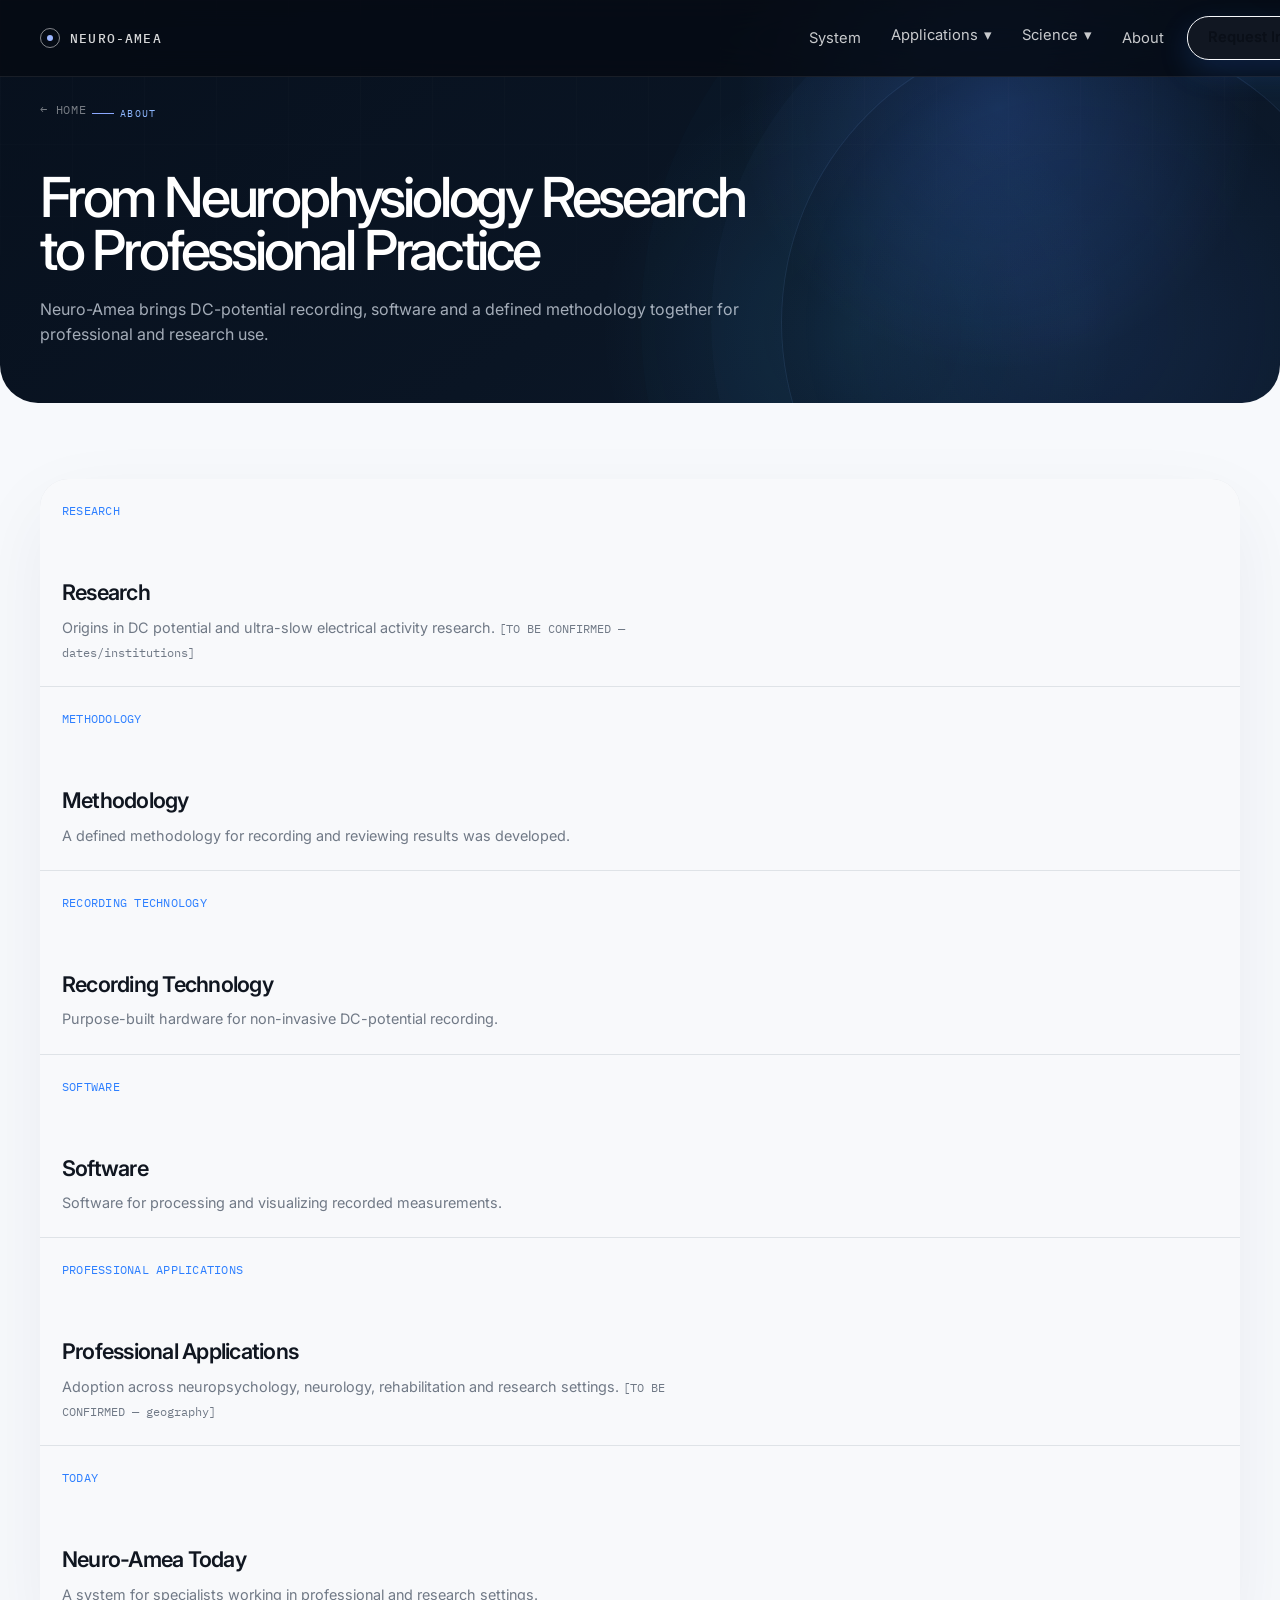
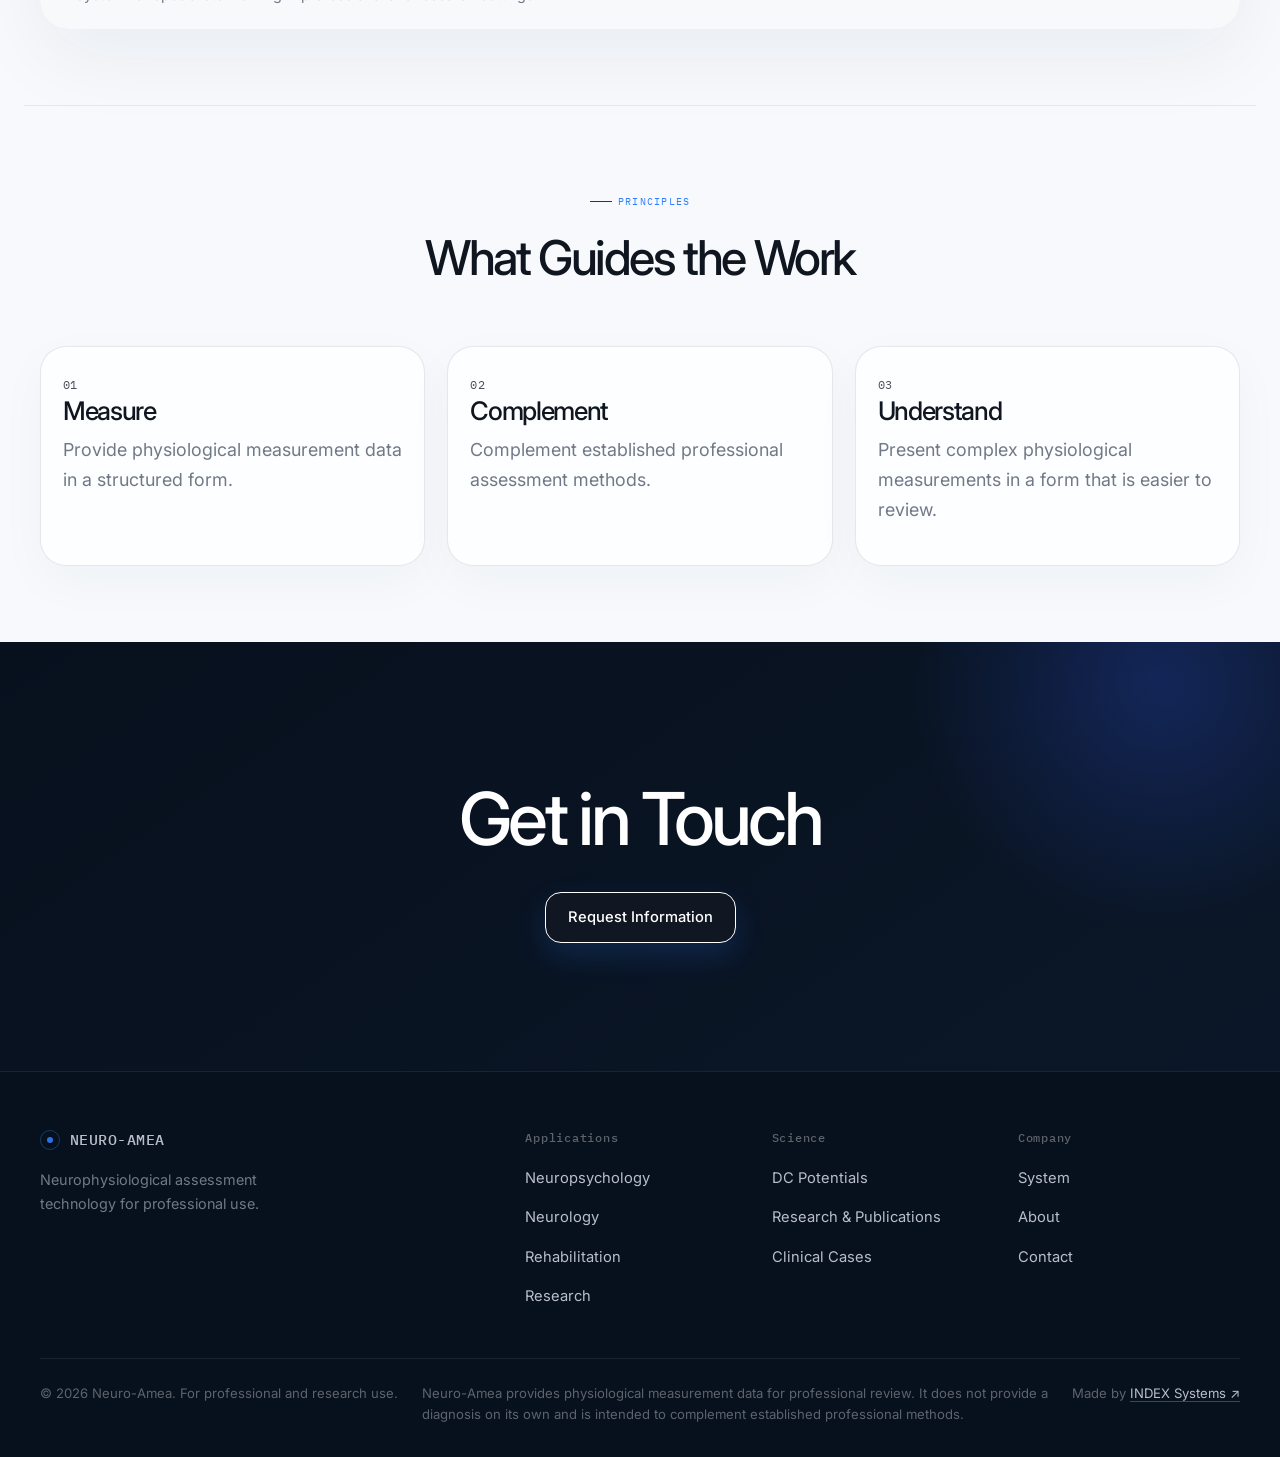
<file: about/index.html>
<!doctype html>
<html lang="en">
<head>
<meta charset="utf-8">
<title>About — Neuro-Amea</title>
<meta name="description" content="The development of the Neuro-Amea methodology, from neurophysiology research to a system used in professional practice.">
<link rel="canonical" href="/about/">
<meta property="og:title" content="About — Neuro-Amea">
<meta property="og:description" content="The development of the Neuro-Amea methodology, from neurophysiology research to a system used in professional practice.">
<meta property="og:type" content="website">
<meta name="viewport" content="width=device-width, initial-scale=1">
<link rel="stylesheet" href="../assets/css/style.css">
</head>
<body class="internal-v2">
<a class="skip-link" href="#main">Skip to content</a>

<header class="site-header">
  <div class="wrap nav-row">
    <a class="logo" href="../"><span class="logo-mark" aria-hidden="true"></span>NEURO-AMEA</a>
    <nav class="primary-nav" id="primary-nav">
      <ul>
        <li><a href="../system/">System</a></li>
        <li class="has-dropdown">
          <button class="nav-btn" aria-expanded="false">Applications <span aria-hidden="true">▾</span></button>
          <div class="dropdown">
            <a href="../applications/neuropsychology/">Neuropsychology<small>Cognitive & behavioral context</small></a>
            <a href="../applications/neurology/">Neurology<small>Clinical & neurophysiological context</small></a>
            <a href="../applications/rehabilitation/">Rehabilitation<small>Repeated-measurement follow-up</small></a>
            <a href="../applications/research/">Research<small>Protocol-based DC recording</small></a>
          </div>
        </li>
        <li class="has-dropdown">
          <button class="nav-btn" aria-expanded="false">Science <span aria-hidden="true">▾</span></button>
          <div class="dropdown">
            <a href="../dc-potentials/">DC Potentials<small>What the signal is</small></a>
            <a href="../publications/">Research & Publications<small>Literature base</small></a>
            <a href="../clinical-cases/">Clinical Cases<small>Applied examples</small></a>
          </div>
        </li>
        <li><a href="../about/" aria-current="page">About</a></li>
      </ul>
      <div class="nav-cta">
        <a class="cta" href="../contact/">Request Information</a>
      </div>
    </nav>
    <button class="menu-toggle" aria-label="Open menu" aria-expanded="false" aria-controls="primary-nav">
      <span></span><span></span><span></span>
    </button>
  </div>
</header>

<main id="main">

<div class="page-hero">
  <div class="wrap">
    <a class="breadcrumb" href="../">← Home</a>
    <p class="eyebrow">ABOUT</p>
    <h1>From Neurophysiology Research to Professional Practice</h1>
    <p class="lede">Neuro-Amea brings DC-potential recording, software and a defined methodology together for professional and research use.</p>
  </div>
</div>

<section>
  <div class="wrap">
    <div class="chain reveal" style="flex-direction:column;">
      <div class="chain-step"><span class="data-label">RESEARCH</span><h4>Research</h4><p>Origins in DC potential and ultra-slow electrical activity research. <span class="tbc" style="font-family:var(--f-data); font-size:0.72rem;">[TO BE CONFIRMED — dates/institutions]</span></p></div>
      <div class="chain-step"><span class="data-label">METHODOLOGY</span><h4>Methodology</h4><p>A defined methodology for recording and reviewing results was developed.</p></div>
      <div class="chain-step"><span class="data-label">RECORDING TECHNOLOGY</span><h4>Recording Technology</h4><p>Purpose-built hardware for non-invasive DC-potential recording.</p></div>
      <div class="chain-step"><span class="data-label">SOFTWARE</span><h4>Software</h4><p>Software for processing and visualizing recorded measurements.</p></div>
      <div class="chain-step"><span class="data-label">PROFESSIONAL APPLICATIONS</span><h4>Professional Applications</h4><p>Adoption across neuropsychology, neurology, rehabilitation and research settings. <span class="tbc" style="font-family:var(--f-data); font-size:0.72rem;">[TO BE CONFIRMED — geography]</span></p></div>
      <div class="chain-step"><span class="data-label">TODAY</span><h4>Neuro-Amea Today</h4><p>A system for specialists working in professional and research settings.</p></div>
    </div>
  </div>
</section>

<hr class="hr">

<section>
  <div class="wrap">
    <div class="section-head center"><p class="eyebrow">PRINCIPLES</p><h2>What Guides the Work</h2></div>
    <div class="grid grid-3">
      <div class="plain-card"><span class="data-label">01</span><h3>Measure</h3><p>Provide physiological measurement data in a structured form.</p></div>
      <div class="plain-card"><span class="data-label">02</span><h3>Complement</h3><p>Complement established professional assessment methods.</p></div>
      <div class="plain-card"><span class="data-label">03</span><h3>Understand</h3><p>Present complex physiological measurements in a form that is easier to review.</p></div>
    </div>
  </div>
</section>

<section class="final-cta">
  <div class="wrap">
    <div class="section-head center"><h2>Get in Touch</h2></div>
    <a class="cta" href="../contact/">Request Information</a>
  </div>
</section>

</main>
<footer class="site-footer">
  <div class="wrap">
    <div class="footer-grid">
      <div>
        <a class="logo" href="../"><span class="logo-mark" aria-hidden="true"></span>NEURO-AMEA</a>
        <p style="margin-top:16px; font-size:0.9rem; max-width:32ch;">Neurophysiological assessment technology for professional use.</p>
      </div>
      <div>
        <h4>Applications</h4>
        <ul>
          <li><a href="../applications/neuropsychology/">Neuropsychology</a></li>
          <li><a href="../applications/neurology/">Neurology</a></li>
          <li><a href="../applications/rehabilitation/">Rehabilitation</a></li>
          <li><a href="../applications/research/">Research</a></li>
        </ul>
      </div>
      <div>
        <h4>Science</h4>
        <ul>
          <li><a href="../dc-potentials/">DC Potentials</a></li>
          <li><a href="../publications/">Research & Publications</a></li>
          <li><a href="../clinical-cases/">Clinical Cases</a></li>
        </ul>
      </div>
      <div>
        <h4>Company</h4>
        <ul>
          <li><a href="../system/">System</a></li>
          <li><a href="../about/">About</a></li>
          <li><a href="../contact/">Contact</a></li>
        </ul>
      </div>
    </div>
    <div class="footer-bottom">
      <span>© 2026 Neuro-Amea. For professional and research use.</span>
      <span>Neuro-Amea provides physiological measurement data for professional review. It does not provide a diagnosis on its own and is intended to complement established professional methods.</span>
    <span class="index-systems-credit">Made by <a href="https://www.index-systems.ru/" target="_blank" rel="noopener">INDEX Systems ↗</a></span></div>
  </div>
</footer>

<script src="../assets/js/main.js"></script>
</body>
</html>
</file>
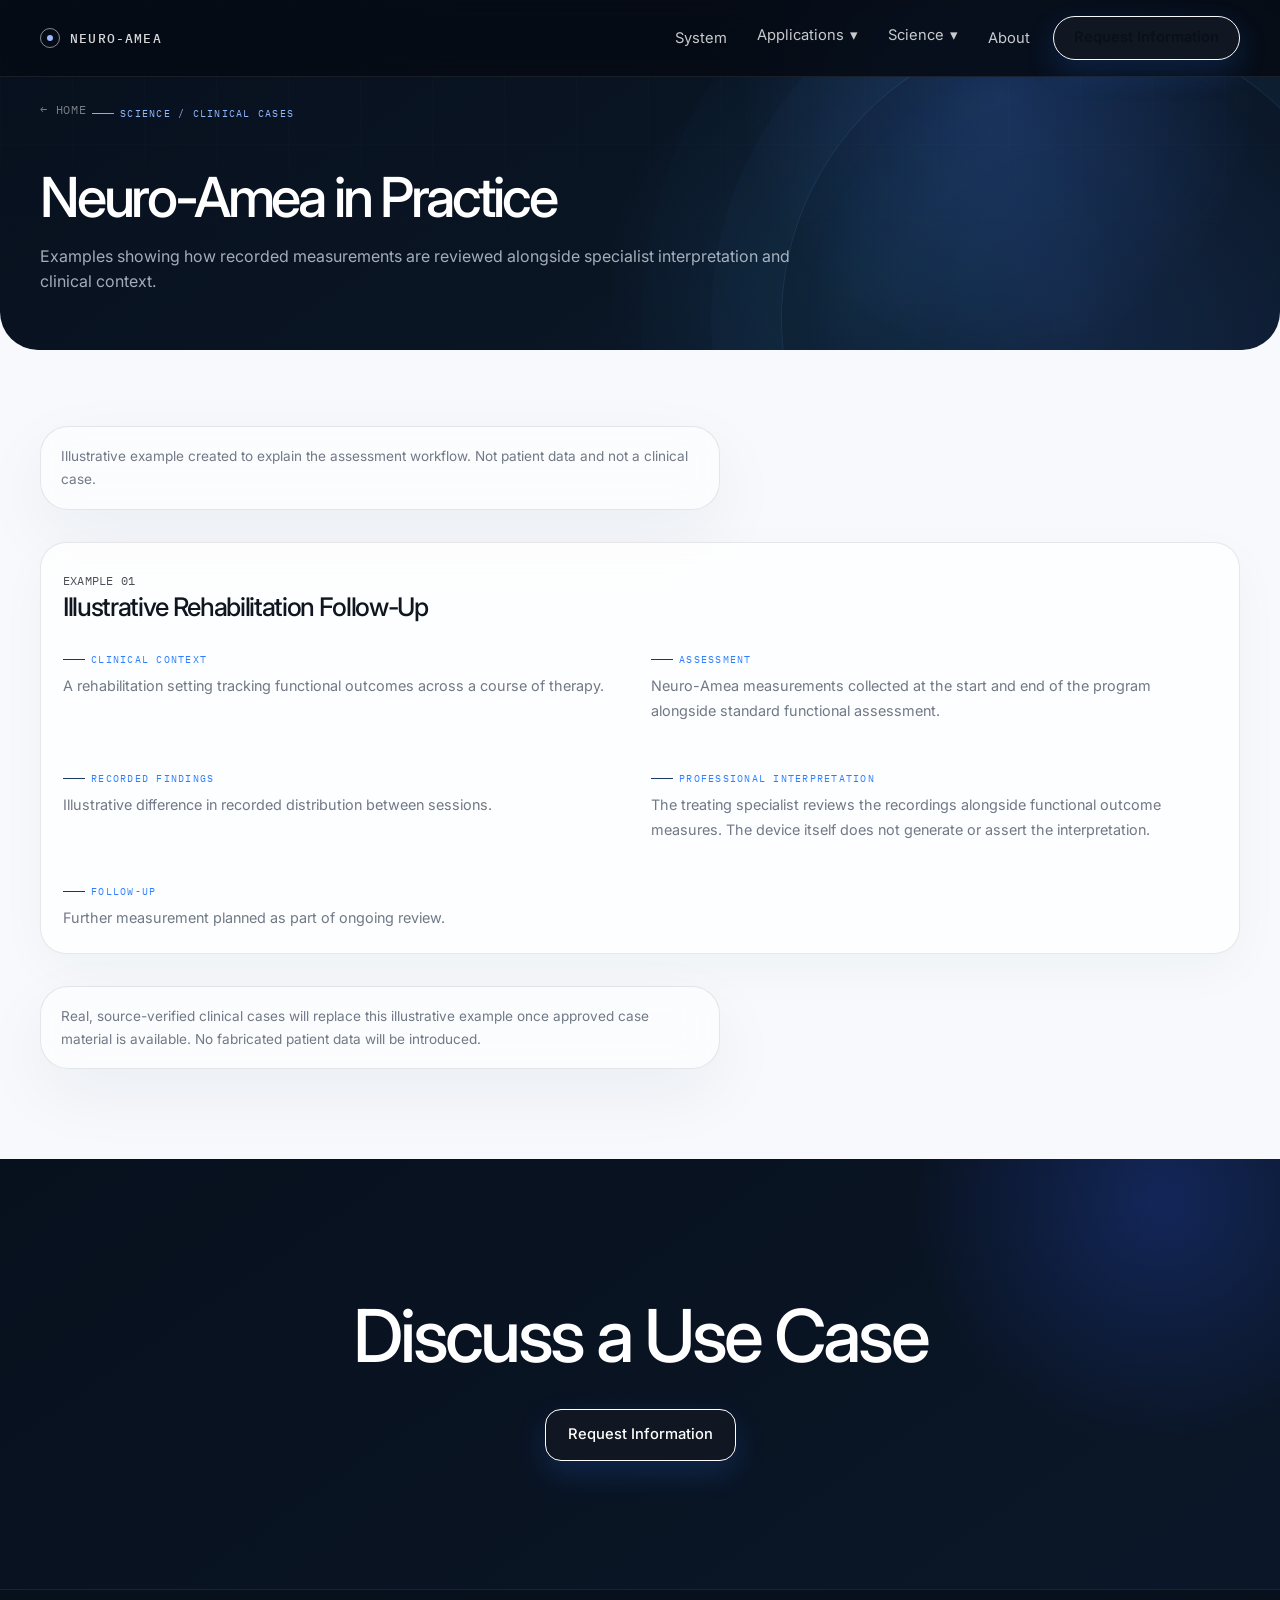
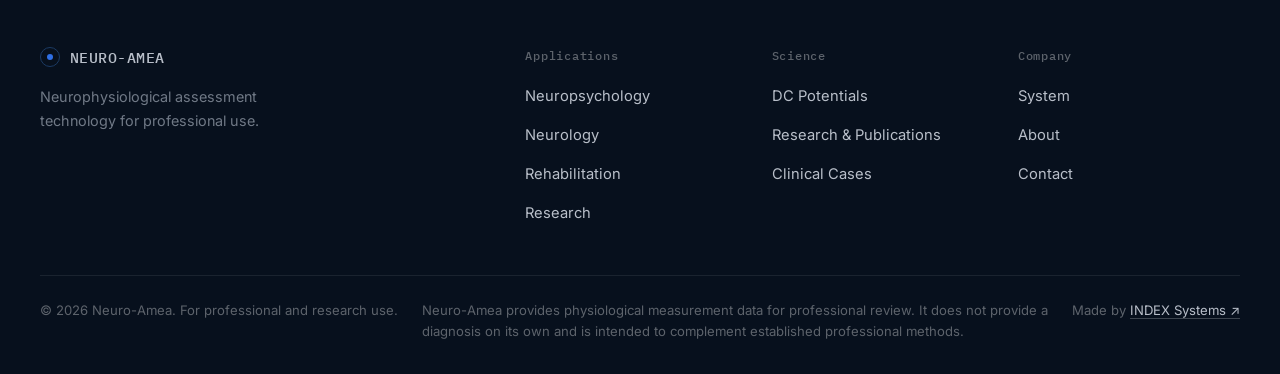
<file: clinical-cases/index.html>
<!doctype html>
<html lang="en">
<head>
<meta charset="utf-8">
<title>Clinical Cases — Neuro-Amea</title>
<meta name="description" content="How recorded Neuro-Amea findings are reviewed alongside clinical context and professional interpretation.">
<link rel="canonical" href="/clinical-cases/">
<meta property="og:title" content="Clinical Cases — Neuro-Amea">
<meta property="og:description" content="How recorded Neuro-Amea findings are reviewed alongside clinical context and professional interpretation.">
<meta property="og:type" content="website">
<meta name="viewport" content="width=device-width, initial-scale=1">
<link rel="stylesheet" href="../assets/css/style.css">
</head>
<body class="internal-v2">
<a class="skip-link" href="#main">Skip to content</a>

<header class="site-header">
  <div class="wrap nav-row">
    <a class="logo" href="../"><span class="logo-mark" aria-hidden="true"></span>NEURO-AMEA</a>
    <nav class="primary-nav" id="primary-nav">
      <ul>
        <li><a href="../system/">System</a></li>
        <li class="has-dropdown">
          <button class="nav-btn" aria-expanded="false">Applications <span aria-hidden="true">▾</span></button>
          <div class="dropdown">
            <a href="../applications/neuropsychology/">Neuropsychology<small>Cognitive & behavioral context</small></a>
            <a href="../applications/neurology/">Neurology<small>Clinical & neurophysiological context</small></a>
            <a href="../applications/rehabilitation/">Rehabilitation<small>Repeated-measurement follow-up</small></a>
            <a href="../applications/research/">Research<small>Protocol-based DC recording</small></a>
          </div>
        </li>
        <li class="has-dropdown">
          <button class="nav-btn" aria-expanded="false">Science <span aria-hidden="true">▾</span></button>
          <div class="dropdown">
            <a href="../dc-potentials/">DC Potentials<small>What the signal is</small></a>
            <a href="../publications/">Research & Publications<small>Literature base</small></a>
            <a href="../clinical-cases/" aria-current="page">Clinical Cases<small>Applied examples</small></a>
          </div>
        </li>
        <li><a href="../about/">About</a></li>
      </ul>
      <div class="nav-cta">
        <a class="cta" href="../contact/">Request Information</a>
      </div>
    </nav>
    <button class="menu-toggle" aria-label="Open menu" aria-expanded="false" aria-controls="primary-nav">
      <span></span><span></span><span></span>
    </button>
  </div>
</header>

<main id="main">

<div class="page-hero">
  <div class="wrap">
    <a class="breadcrumb" href="../">← Home</a>
    <p class="eyebrow">SCIENCE / CLINICAL CASES</p>
    <h1>Neuro-Amea in Practice</h1>
    <p class="lede">Examples showing how recorded measurements are reviewed alongside specialist interpretation and clinical context.</p>
  </div>
</div>

<section>
  <div class="wrap">
    <p class="notice">Illustrative example created to explain the assessment workflow. Not patient data and not a clinical case.</p>

    <div class="plain-card reveal" style="margin-top:32px;">
      <span class="data-label">EXAMPLE 01</span>
      <h3>Illustrative Rehabilitation Follow-Up</h3>
      <div class="grid grid-2" style="margin-top:20px; gap:20px;">
        <div>
          <p class="eyebrow" style="margin-bottom:6px;">CLINICAL CONTEXT</p>
          <p style="font-size:0.9rem;">A rehabilitation setting tracking functional outcomes across a course of therapy.</p>
        </div>
        <div>
          <p class="eyebrow" style="margin-bottom:6px;">ASSESSMENT</p>
          <p style="font-size:0.9rem;">Neuro-Amea measurements collected at the start and end of the program alongside standard functional assessment.</p>
        </div>
        <div>
          <p class="eyebrow" style="margin-bottom:6px;">RECORDED FINDINGS</p>
          <p style="font-size:0.9rem;">Illustrative difference in recorded distribution between sessions.</p>
        </div>
        <div>
          <p class="eyebrow" style="margin-bottom:6px;">PROFESSIONAL INTERPRETATION</p>
          <p style="font-size:0.9rem;">The treating specialist reviews the recordings alongside functional outcome measures. The device itself does not generate or assert the interpretation.</p>
        </div>
      </div>
      <div style="margin-top:16px;">
        <p class="eyebrow" style="margin-bottom:6px;">FOLLOW-UP</p>
        <p style="font-size:0.9rem; margin:0;">Further measurement planned as part of ongoing review.</p>
      </div>
    </div>

    <p class="notice" style="margin-top:32px;">Real, source-verified clinical cases will replace this illustrative example once approved case material is available. No fabricated patient data will be introduced.</p>
  </div>
</section>

<section class="final-cta">
  <div class="wrap">
    <div class="section-head center"><h2>Discuss a Use Case</h2></div>
    <a class="cta" href="../contact/">Request Information</a>
  </div>
</section>

</main>
<footer class="site-footer">
  <div class="wrap">
    <div class="footer-grid">
      <div>
        <a class="logo" href="../"><span class="logo-mark" aria-hidden="true"></span>NEURO-AMEA</a>
        <p style="margin-top:16px; font-size:0.9rem; max-width:32ch;">Neurophysiological assessment technology for professional use.</p>
      </div>
      <div>
        <h4>Applications</h4>
        <ul>
          <li><a href="../applications/neuropsychology/">Neuropsychology</a></li>
          <li><a href="../applications/neurology/">Neurology</a></li>
          <li><a href="../applications/rehabilitation/">Rehabilitation</a></li>
          <li><a href="../applications/research/">Research</a></li>
        </ul>
      </div>
      <div>
        <h4>Science</h4>
        <ul>
          <li><a href="../dc-potentials/">DC Potentials</a></li>
          <li><a href="../publications/">Research & Publications</a></li>
          <li><a href="../clinical-cases/">Clinical Cases</a></li>
        </ul>
      </div>
      <div>
        <h4>Company</h4>
        <ul>
          <li><a href="../system/">System</a></li>
          <li><a href="../about/">About</a></li>
          <li><a href="../contact/">Contact</a></li>
        </ul>
      </div>
    </div>
    <div class="footer-bottom">
      <span>© 2026 Neuro-Amea. For professional and research use.</span>
      <span>Neuro-Amea provides physiological measurement data for professional review. It does not provide a diagnosis on its own and is intended to complement established professional methods.</span>
    <span class="index-systems-credit">Made by <a href="https://www.index-systems.ru/" target="_blank" rel="noopener">INDEX Systems ↗</a></span></div>
  </div>
</footer>

<script src="../assets/js/main.js"></script>
</body>
</html>
</file>
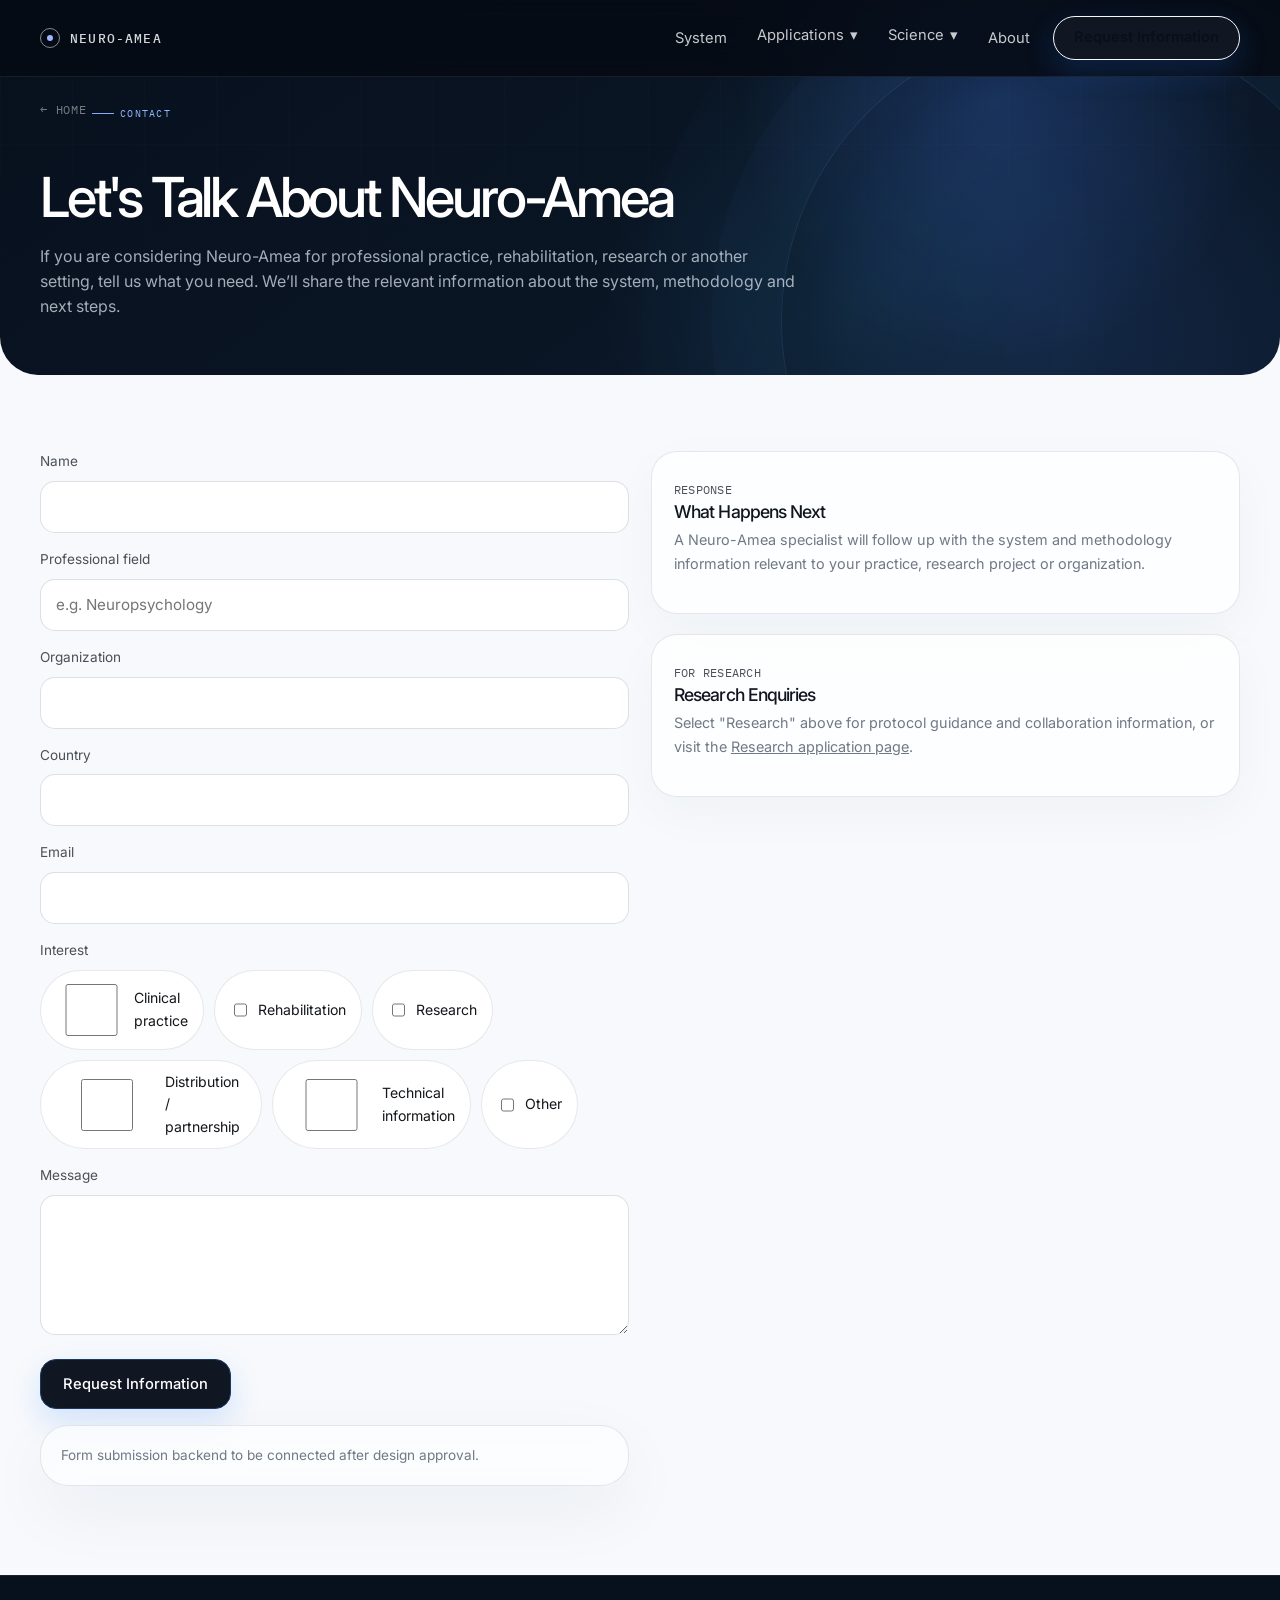
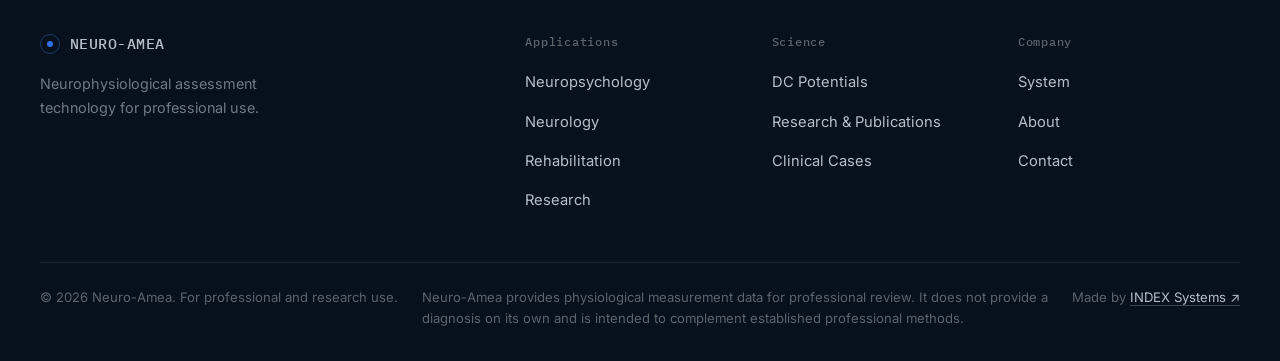
<file: contact/index.html>
<!doctype html>
<html lang="en">
<head>
<meta charset="utf-8">
<title>Contact — Neuro-Amea</title>
<meta name="description" content="Request information about the Neuro-Amea system for clinical practice, rehabilitation, research or distribution.">
<link rel="canonical" href="/contact/">
<meta property="og:title" content="Contact — Neuro-Amea">
<meta property="og:description" content="Request information about the Neuro-Amea system for clinical practice, rehabilitation, research or distribution.">
<meta property="og:type" content="website">
<meta name="viewport" content="width=device-width, initial-scale=1">
<link rel="stylesheet" href="../assets/css/style.css">
</head>
<body class="internal-v2">
<a class="skip-link" href="#main">Skip to content</a>

<header class="site-header">
  <div class="wrap nav-row">
    <a class="logo" href="../"><span class="logo-mark" aria-hidden="true"></span>NEURO-AMEA</a>
    <nav class="primary-nav" id="primary-nav">
      <ul>
        <li><a href="../system/">System</a></li>
        <li class="has-dropdown">
          <button class="nav-btn" aria-expanded="false">Applications <span aria-hidden="true">▾</span></button>
          <div class="dropdown">
            <a href="../applications/neuropsychology/">Neuropsychology<small>Cognitive & behavioral context</small></a>
            <a href="../applications/neurology/">Neurology<small>Clinical & neurophysiological context</small></a>
            <a href="../applications/rehabilitation/">Rehabilitation<small>Repeated-measurement follow-up</small></a>
            <a href="../applications/research/">Research<small>Protocol-based DC recording</small></a>
          </div>
        </li>
        <li class="has-dropdown">
          <button class="nav-btn" aria-expanded="false">Science <span aria-hidden="true">▾</span></button>
          <div class="dropdown">
            <a href="../dc-potentials/">DC Potentials<small>What the signal is</small></a>
            <a href="../publications/">Research & Publications<small>Literature base</small></a>
            <a href="../clinical-cases/">Clinical Cases<small>Applied examples</small></a>
          </div>
        </li>
        <li><a href="../about/">About</a></li>
      </ul>
      <div class="nav-cta">
        <a class="cta" href="../contact/">Request Information</a>
      </div>
    </nav>
    <button class="menu-toggle" aria-label="Open menu" aria-expanded="false" aria-controls="primary-nav">
      <span></span><span></span><span></span>
    </button>
  </div>
</header>

<main id="main">

<div class="page-hero">
  <div class="wrap">
    <a class="breadcrumb" href="../">← Home</a>
    <p class="eyebrow">CONTACT</p>
    <h1>Let's Talk About Neuro-Amea</h1>
    <p class="lede">If you are considering Neuro-Amea for professional practice, rehabilitation, research or another setting, tell us what you need. We’ll share the relevant information about the system, methodology and next steps.</p>
  </div>
</div>

<section>
  <div class="wrap grid grid-2" style="align-items:flex-start;">
    <form class="reveal" aria-label="Request information form">
      <div class="form-grid">
        <div class="field">
          <label for="name">Name</label>
          <input id="name" name="name" type="text" autocomplete="name" required>
        </div>
        <div class="field">
          <label for="field">Professional field</label>
          <input id="field" name="field" type="text" placeholder="e.g. Neuropsychology">
        </div>
        <div class="field">
          <label for="org">Organization</label>
          <input id="org" name="org" type="text" autocomplete="organization">
        </div>
        <div class="field">
          <label for="country">Country</label>
          <input id="country" name="country" type="text" autocomplete="country-name">
        </div>
        <div class="field full">
          <label for="email">Email</label>
          <input id="email" name="email" type="email" autocomplete="email" required>
        </div>
        <div class="field full">
          <label>Interest</label>
          <div class="checkbox-group">
            <label><input type="checkbox" name="interest" value="clinical"> Clinical practice</label>
            <label><input type="checkbox" name="interest" value="rehabilitation"> Rehabilitation</label>
            <label><input type="checkbox" name="interest" value="research"> Research</label>
            <label><input type="checkbox" name="interest" value="distribution"> Distribution / partnership</label>
            <label><input type="checkbox" name="interest" value="technical"> Technical information</label>
            <label><input type="checkbox" name="interest" value="other"> Other</label>
          </div>
        </div>
        <div class="field full">
          <label for="message">Message</label>
          <textarea id="message" name="message" rows="5"></textarea>
        </div>
      </div>
      <button type="submit" class="cta" style="margin-top:24px; border:1px solid var(--c-blue-deep); cursor:pointer;">Request Information</button>
      <p class="notice" style="margin-top:16px;">Form submission backend to be connected after design approval.</p>
    </form>
    <div>
      <div class="plain-card">
        <span class="data-label">RESPONSE</span>
        <h3 style="font-size:1.1rem;">What Happens Next</h3>
        <p style="font-size:0.9rem;">A Neuro-Amea specialist will follow up with the system and methodology information relevant to your practice, research project or organization.</p>
      </div>
      <div class="plain-card" style="margin-top:20px;">
        <span class="data-label">FOR RESEARCH</span>
        <h3 style="font-size:1.1rem;">Research Enquiries</h3>
        <p style="font-size:0.9rem;">Select "Research" above for protocol guidance and collaboration information, or visit the <a href="../applications/research/">Research application page</a>.</p>
      </div>
    </div>
  </div>
</section>

</main>
<footer class="site-footer">
  <div class="wrap">
    <div class="footer-grid">
      <div>
        <a class="logo" href="../"><span class="logo-mark" aria-hidden="true"></span>NEURO-AMEA</a>
        <p style="margin-top:16px; font-size:0.9rem; max-width:32ch;">Neurophysiological assessment technology for professional use.</p>
      </div>
      <div>
        <h4>Applications</h4>
        <ul>
          <li><a href="../applications/neuropsychology/">Neuropsychology</a></li>
          <li><a href="../applications/neurology/">Neurology</a></li>
          <li><a href="../applications/rehabilitation/">Rehabilitation</a></li>
          <li><a href="../applications/research/">Research</a></li>
        </ul>
      </div>
      <div>
        <h4>Science</h4>
        <ul>
          <li><a href="../dc-potentials/">DC Potentials</a></li>
          <li><a href="../publications/">Research & Publications</a></li>
          <li><a href="../clinical-cases/">Clinical Cases</a></li>
        </ul>
      </div>
      <div>
        <h4>Company</h4>
        <ul>
          <li><a href="../system/">System</a></li>
          <li><a href="../about/">About</a></li>
          <li><a href="../contact/">Contact</a></li>
        </ul>
      </div>
    </div>
    <div class="footer-bottom">
      <span>© 2026 Neuro-Amea. For professional and research use.</span>
      <span>Neuro-Amea provides physiological measurement data for professional review. It does not provide a diagnosis on its own and is intended to complement established professional methods.</span>
    <span class="index-systems-credit">Made by <a href="https://www.index-systems.ru/" target="_blank" rel="noopener">INDEX Systems ↗</a></span></div>
  </div>
</footer>

<script src="../assets/js/main.js"></script>
</body>
</html>
</file>
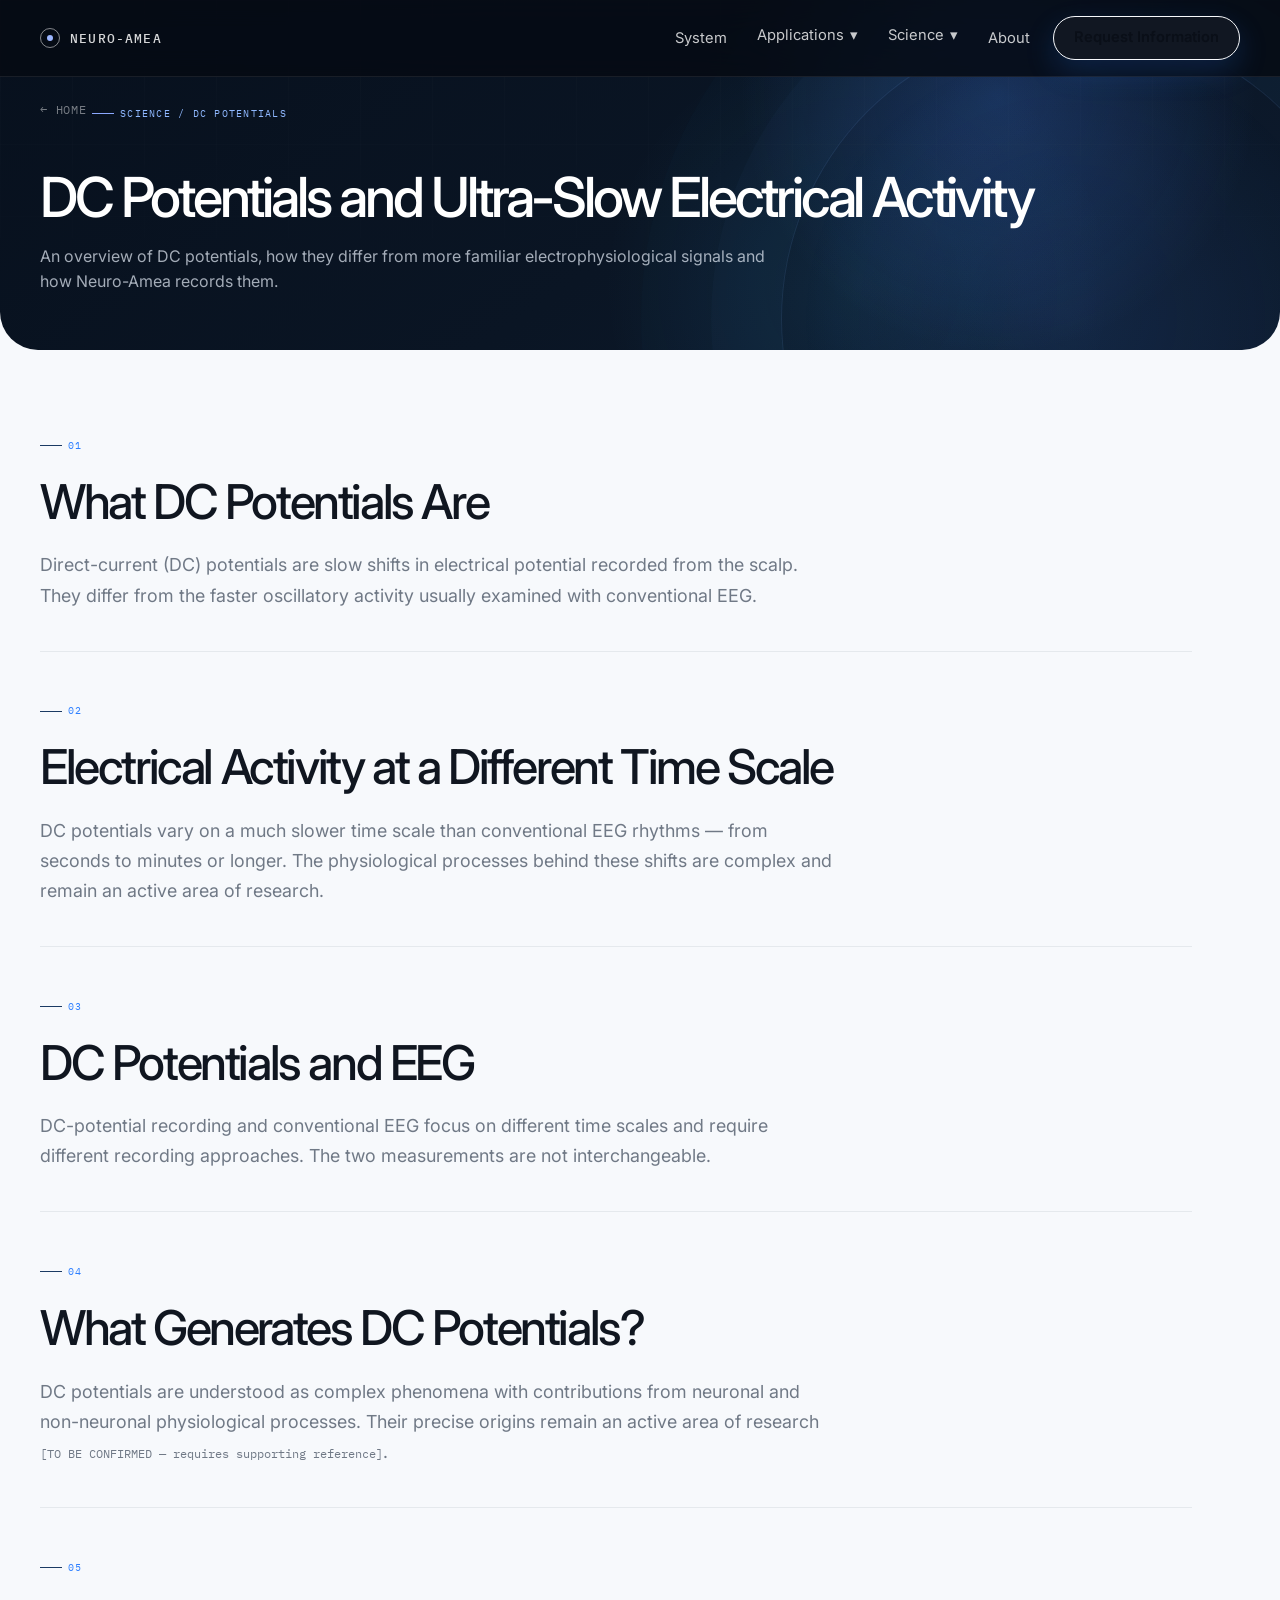
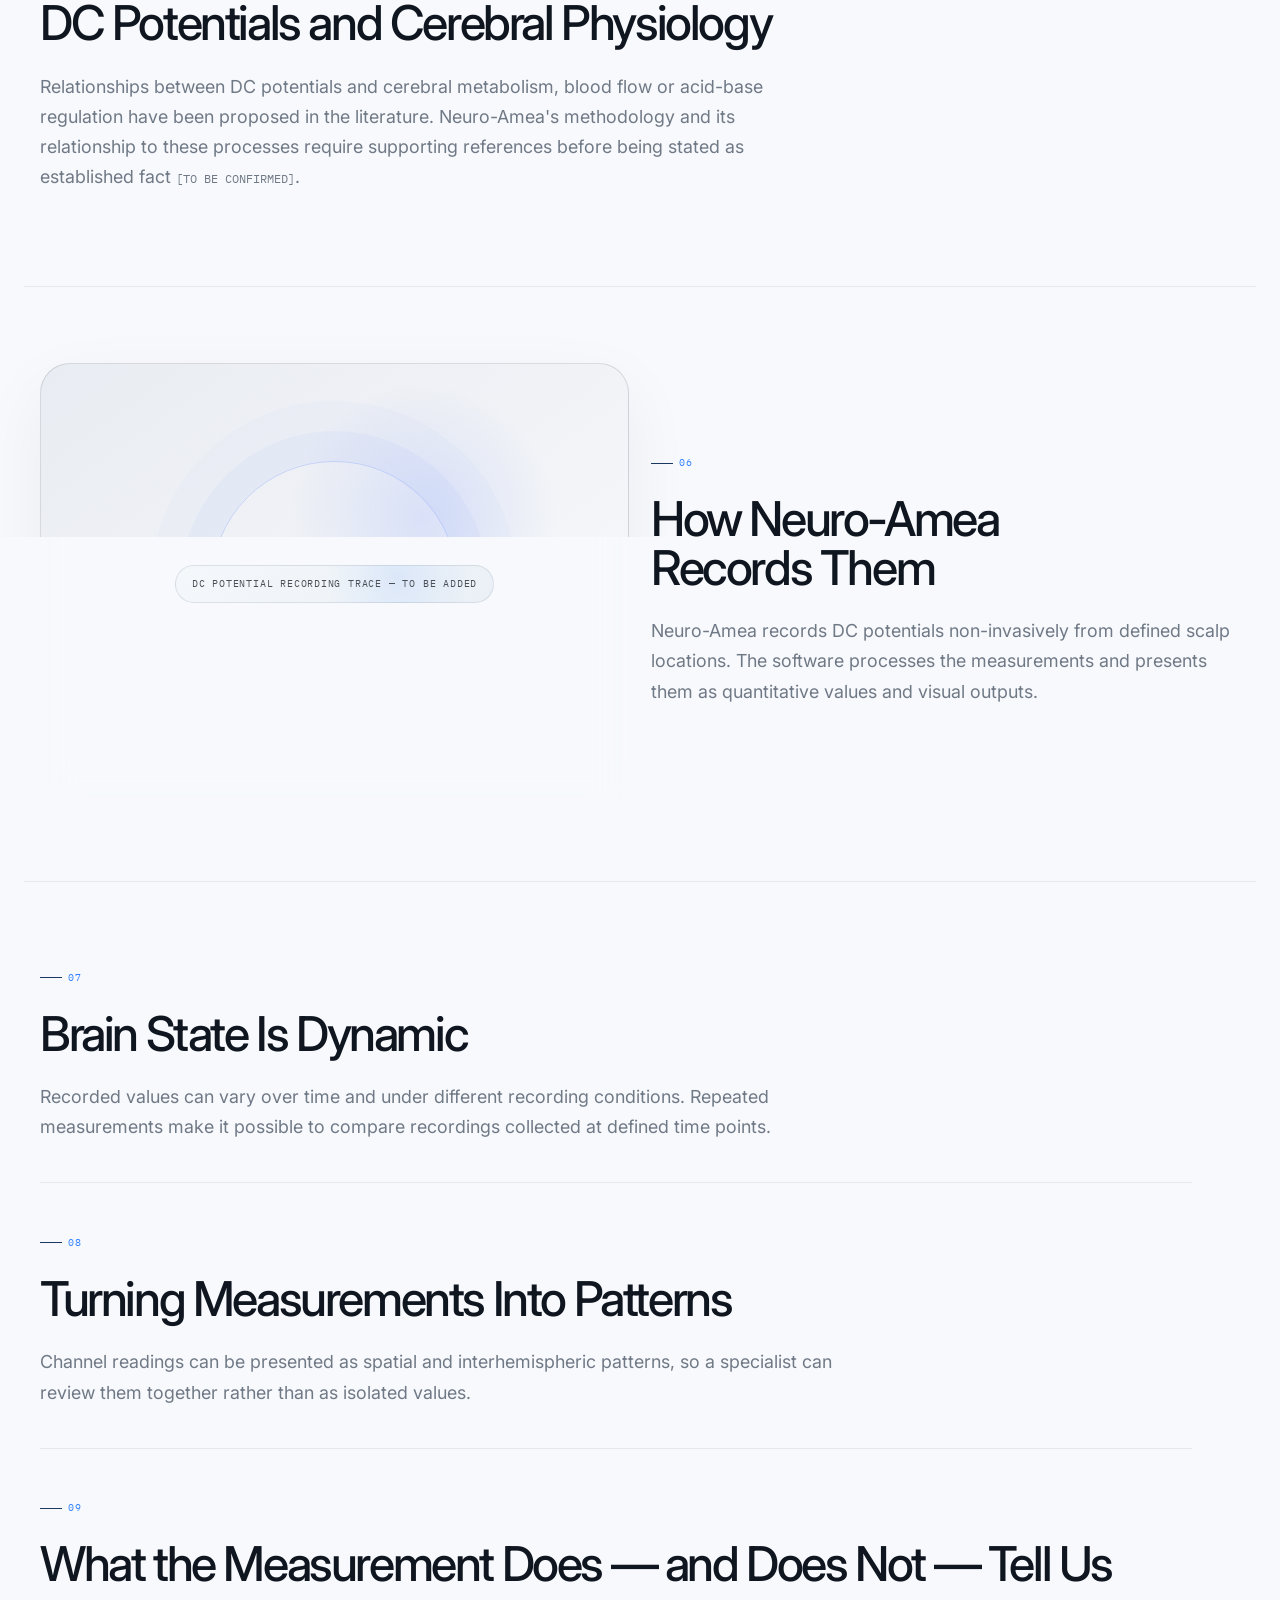
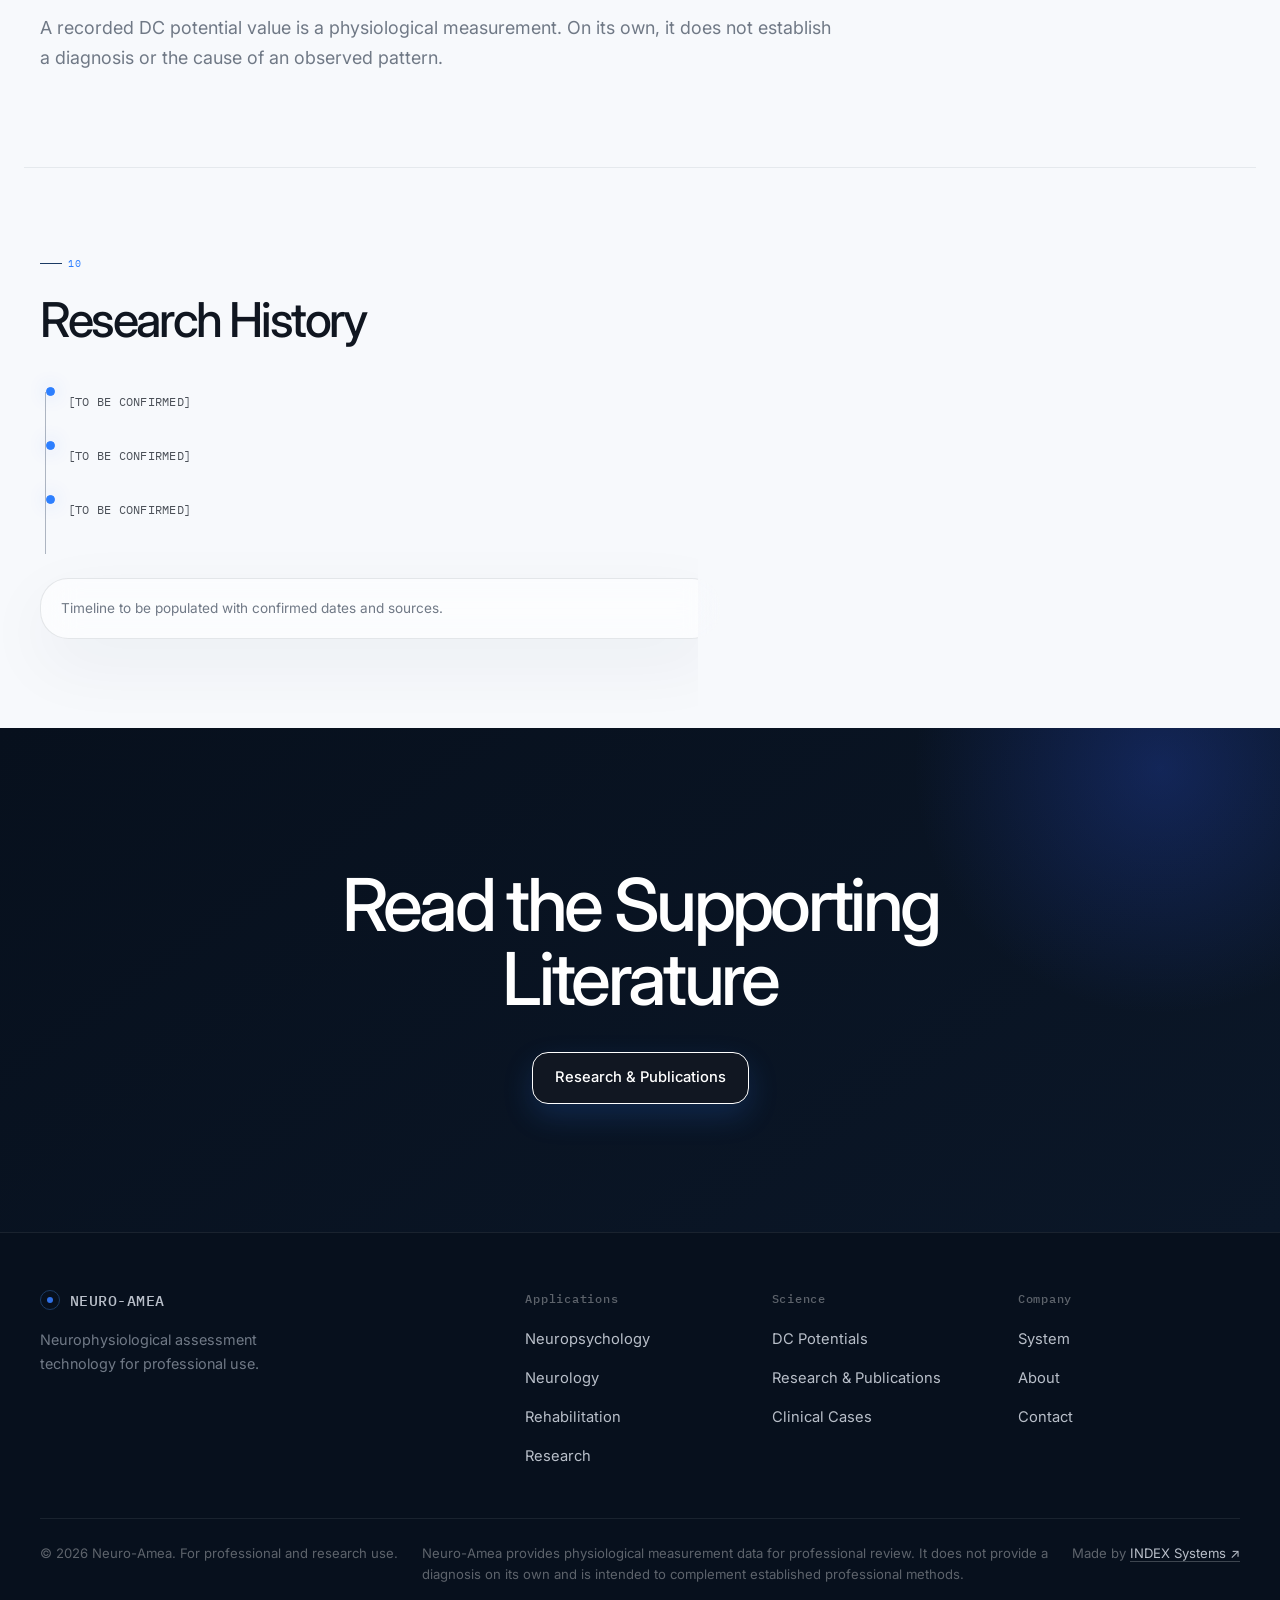
<file: dc-potentials/index.html>
<!doctype html>
<html lang="en">
<head>
<meta charset="utf-8">
<title>DC Potentials — Neuro-Amea Science</title>
<meta name="description" content="What DC potentials are, how they relate to EEG and cerebral physiology, and how Neuro-Amea records ultra-slow brain electrical activity.">
<link rel="canonical" href="/dc-potentials/">
<meta property="og:title" content="DC Potentials — Neuro-Amea Science">
<meta property="og:description" content="What DC potentials are, how they relate to EEG and cerebral physiology, and how Neuro-Amea records ultra-slow brain electrical activity.">
<meta property="og:type" content="website">
<meta name="viewport" content="width=device-width, initial-scale=1">
<link rel="stylesheet" href="../assets/css/style.css">
</head>
<body class="internal-v2">
<a class="skip-link" href="#main">Skip to content</a>

<header class="site-header">
  <div class="wrap nav-row">
    <a class="logo" href="../"><span class="logo-mark" aria-hidden="true"></span>NEURO-AMEA</a>
    <nav class="primary-nav" id="primary-nav">
      <ul>
        <li><a href="../system/">System</a></li>
        <li class="has-dropdown">
          <button class="nav-btn" aria-expanded="false">Applications <span aria-hidden="true">▾</span></button>
          <div class="dropdown">
            <a href="../applications/neuropsychology/">Neuropsychology<small>Cognitive & behavioral context</small></a>
            <a href="../applications/neurology/">Neurology<small>Clinical & neurophysiological context</small></a>
            <a href="../applications/rehabilitation/">Rehabilitation<small>Repeated-measurement follow-up</small></a>
            <a href="../applications/research/">Research<small>Protocol-based DC recording</small></a>
          </div>
        </li>
        <li class="has-dropdown">
          <button class="nav-btn" aria-expanded="false">Science <span aria-hidden="true">▾</span></button>
          <div class="dropdown">
            <a href="../dc-potentials/" aria-current="page">DC Potentials<small>What the signal is</small></a>
            <a href="../publications/">Research & Publications<small>Literature base</small></a>
            <a href="../clinical-cases/">Clinical Cases<small>Applied examples</small></a>
          </div>
        </li>
        <li><a href="../about/">About</a></li>
      </ul>
      <div class="nav-cta">
        <a class="cta" href="../contact/">Request Information</a>
      </div>
    </nav>
    <button class="menu-toggle" aria-label="Open menu" aria-expanded="false" aria-controls="primary-nav">
      <span></span><span></span><span></span>
    </button>
  </div>
</header>

<main id="main">

<div class="page-hero">
  <div class="wrap">
    <a class="breadcrumb" href="../">← Home</a>
    <p class="eyebrow">SCIENCE / DC POTENTIALS</p>
    <h1>DC Potentials and Ultra-Slow Electrical Activity</h1>
    <p class="lede">An overview of DC potentials, how they differ from more familiar electrophysiological signals and how Neuro-Amea records them.</p>
  </div>
</div>

<section>
  <div class="wrap" style="max-width:760px;">
    <p class="eyebrow">01</p>
    <h2>What DC Potentials Are</h2>
    <p>Direct-current (DC) potentials are slow shifts in electrical potential recorded from the scalp. They differ from the faster oscillatory activity usually examined with conventional EEG.</p>

    <hr class="hr" style="margin:40px 0;">

    <p class="eyebrow">02</p>
    <h2>Electrical Activity at a Different Time Scale</h2>
    <p>DC potentials vary on a much slower time scale than conventional EEG rhythms — from seconds to minutes or longer. The physiological processes behind these shifts are complex and remain an active area of research.</p>

    <hr class="hr" style="margin:40px 0;">

    <p class="eyebrow">03</p>
    <h2>DC Potentials and EEG</h2>
    <p>DC-potential recording and conventional EEG focus on different time scales and require different recording approaches. The two measurements are not interchangeable.</p>

    <hr class="hr" style="margin:40px 0;">

    <p class="eyebrow">04</p>
    <h2>What Generates DC Potentials?</h2>
    <p>DC potentials are understood as complex phenomena with contributions from neuronal and non-neuronal physiological processes. Their precise origins remain an active area of research <span class="tbc" style="font-family:var(--f-data); font-size:0.78rem;">[TO BE CONFIRMED — requires supporting reference]</span>.</p>

    <hr class="hr" style="margin:40px 0;">

    <p class="eyebrow">05</p>
    <h2>DC Potentials and Cerebral Physiology</h2>
    <p>Relationships between DC potentials and cerebral metabolism, blood flow or acid-base regulation have been proposed in the literature. Neuro-Amea's methodology and its relationship to these processes require supporting references before being stated as established fact <span class="tbc" style="font-family:var(--f-data); font-size:0.78rem;">[TO BE CONFIRMED]</span>.</p>
  </div>
</section>

<hr class="hr">

<section>
  <div class="wrap grid grid-2" style="align-items:center;">
    <div class="media-frame reveal"><span class="placeholder-label">DC POTENTIAL RECORDING TRACE — TO BE ADDED</span></div>
    <div>
      <p class="eyebrow">06</p>
      <h2>How Neuro-Amea Records Them</h2>
      <p>Neuro-Amea records DC potentials non-invasively from defined scalp locations. The software processes the measurements and presents them as quantitative values and visual outputs.</p>
    </div>
  </div>
</section>

<hr class="hr">

<section>
  <div class="wrap" style="max-width:760px;">
    <p class="eyebrow">07</p>
    <h2>Brain State Is Dynamic</h2>
    <p>Recorded values can vary over time and under different recording conditions. Repeated measurements make it possible to compare recordings collected at defined time points.</p>

    <hr class="hr" style="margin:40px 0;">

    <p class="eyebrow">08</p>
    <h2>Turning Measurements Into Patterns</h2>
    <p>Channel readings can be presented as spatial and interhemispheric patterns, so a specialist can review them together rather than as isolated values.</p>

    <hr class="hr" style="margin:40px 0;">

    <p class="eyebrow">09</p>
    <h2>What the Measurement Does — and Does Not — Tell Us</h2>
    <p>A recorded DC potential value is a physiological measurement. On its own, it does not establish a diagnosis or the cause of an observed pattern.</p>
  </div>
</section>

<hr class="hr">

<section>
  <div class="wrap">
    <p class="eyebrow">10</p>
    <h2>Research History</h2>
    <div class="timeline">
      <div class="timeline-point"><span class="data-label tbc">[TO BE CONFIRMED]</span></div>
      <div class="timeline-point"><span class="data-label tbc">[TO BE CONFIRMED]</span></div>
      <div class="timeline-point"><span class="data-label tbc">[TO BE CONFIRMED]</span></div>
    </div>
    <p class="notice" style="margin-top:24px;">Timeline to be populated with confirmed dates and sources.</p>
  </div>
</section>

<section class="final-cta">
  <div class="wrap">
    <div class="section-head center"><h2>Read the Supporting Literature</h2></div>
    <a class="cta" href="../publications/">Research & Publications</a>
  </div>
</section>

</main>
<footer class="site-footer">
  <div class="wrap">
    <div class="footer-grid">
      <div>
        <a class="logo" href="../"><span class="logo-mark" aria-hidden="true"></span>NEURO-AMEA</a>
        <p style="margin-top:16px; font-size:0.9rem; max-width:32ch;">Neurophysiological assessment technology for professional use.</p>
      </div>
      <div>
        <h4>Applications</h4>
        <ul>
          <li><a href="../applications/neuropsychology/">Neuropsychology</a></li>
          <li><a href="../applications/neurology/">Neurology</a></li>
          <li><a href="../applications/rehabilitation/">Rehabilitation</a></li>
          <li><a href="../applications/research/">Research</a></li>
        </ul>
      </div>
      <div>
        <h4>Science</h4>
        <ul>
          <li><a href="../dc-potentials/">DC Potentials</a></li>
          <li><a href="../publications/">Research & Publications</a></li>
          <li><a href="../clinical-cases/">Clinical Cases</a></li>
        </ul>
      </div>
      <div>
        <h4>Company</h4>
        <ul>
          <li><a href="../system/">System</a></li>
          <li><a href="../about/">About</a></li>
          <li><a href="../contact/">Contact</a></li>
        </ul>
      </div>
    </div>
    <div class="footer-bottom">
      <span>© 2026 Neuro-Amea. For professional and research use.</span>
      <span>Neuro-Amea provides physiological measurement data for professional review. It does not provide a diagnosis on its own and is intended to complement established professional methods.</span>
    <span class="index-systems-credit">Made by <a href="https://www.index-systems.ru/" target="_blank" rel="noopener">INDEX Systems ↗</a></span></div>
  </div>
</footer>

<script src="../assets/js/main.js"></script>
</body>
</html>
</file>
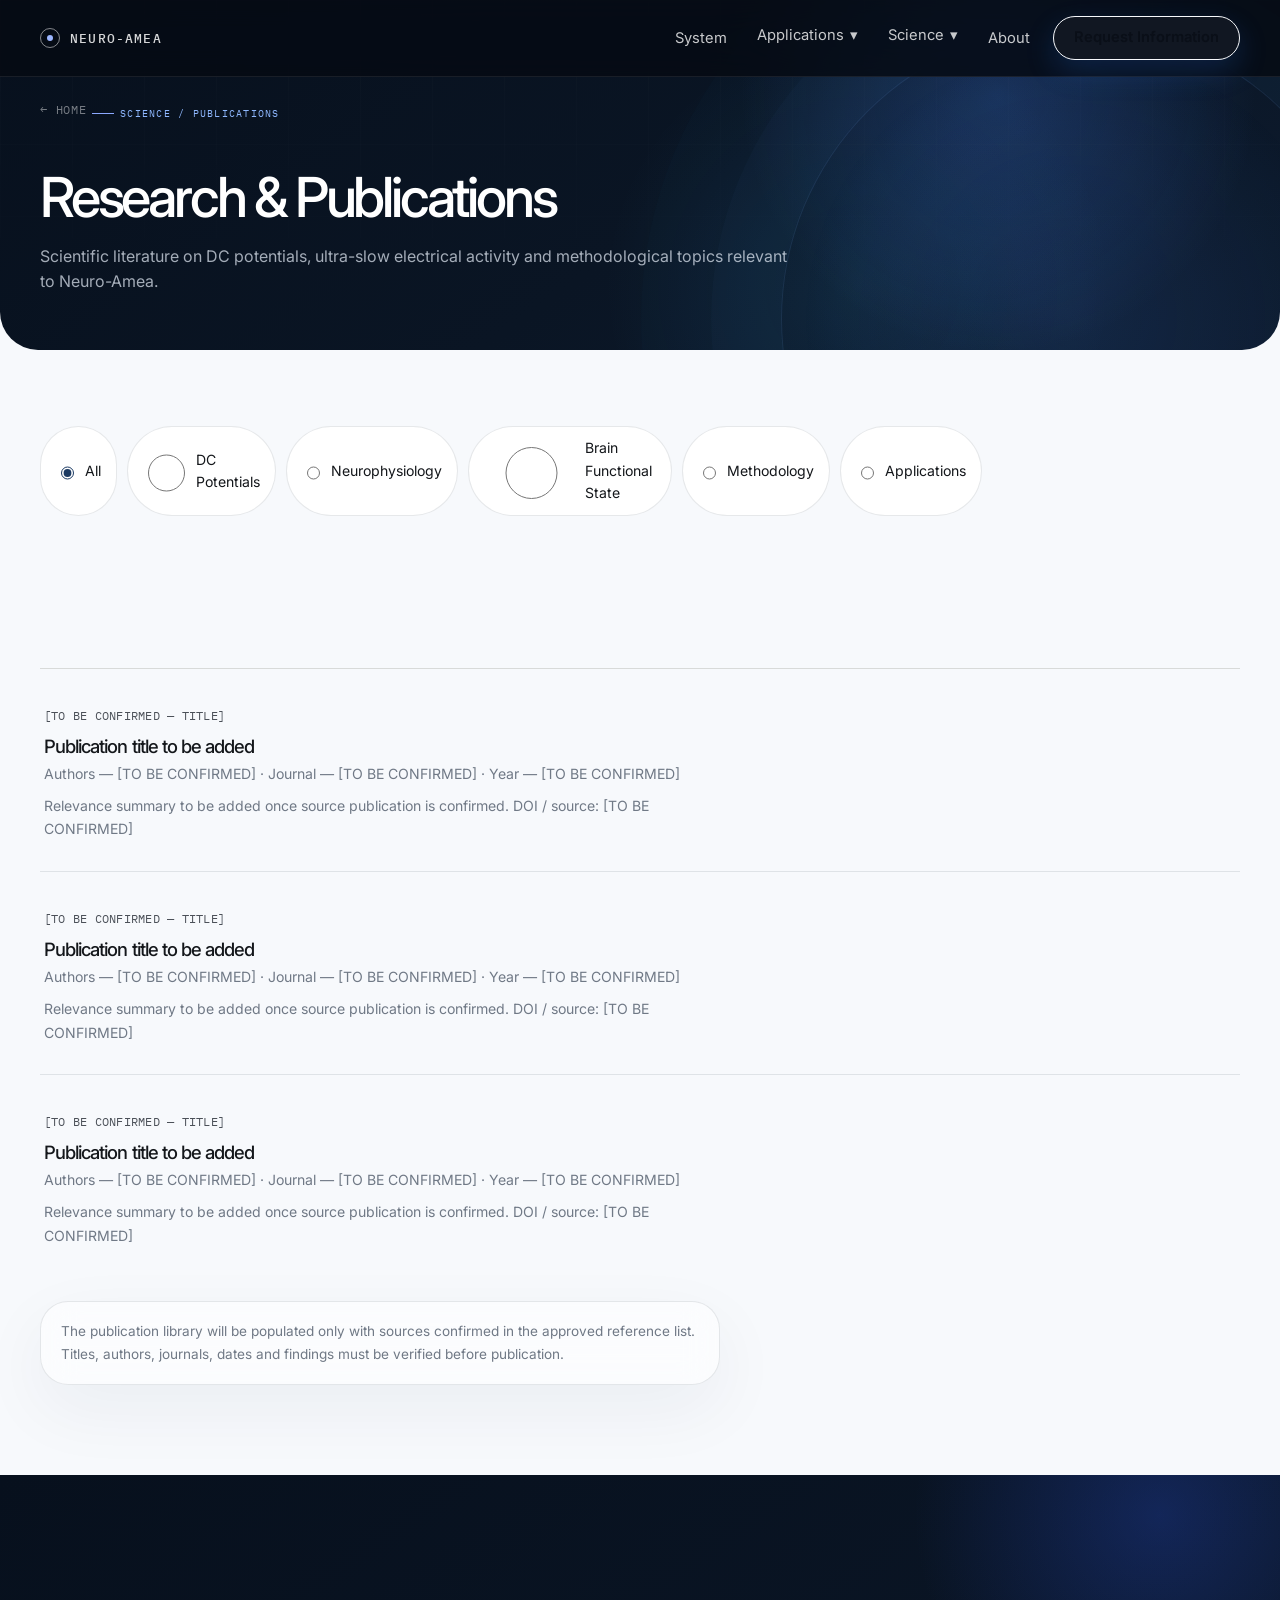
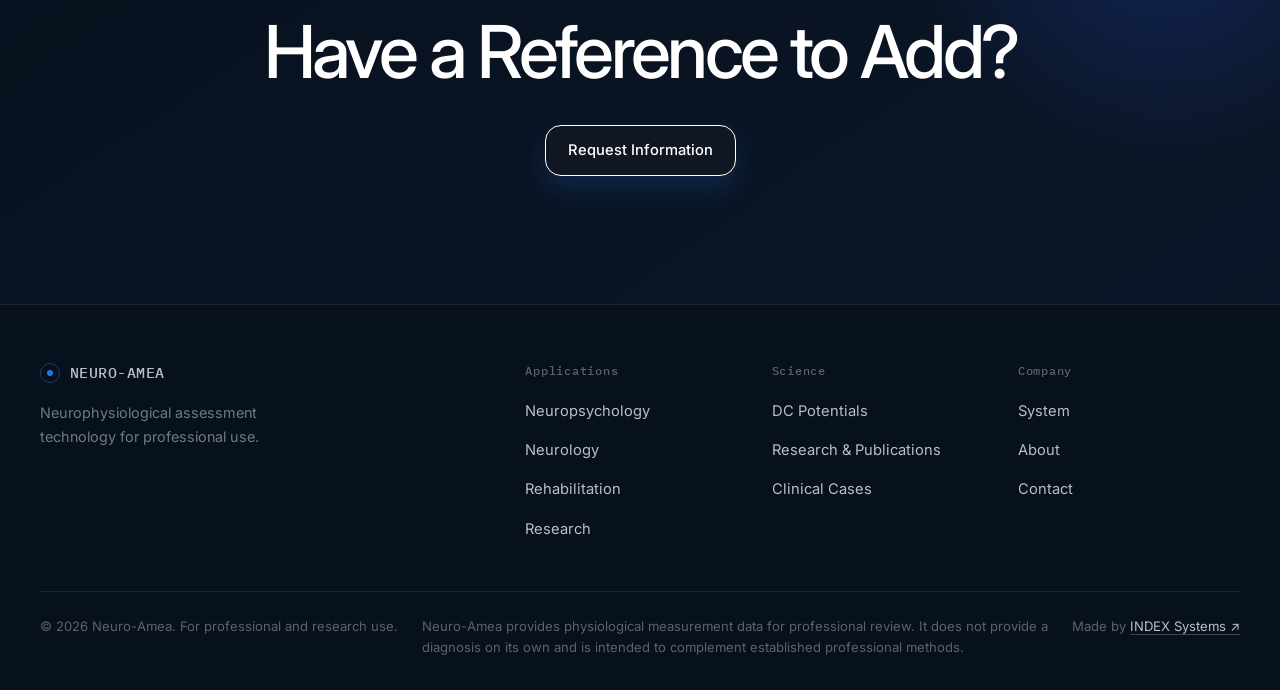
<file: publications/index.html>
<!doctype html>
<html lang="en">
<head>
<meta charset="utf-8">
<title>Research & Publications — Neuro-Amea</title>
<meta name="description" content="Scientific literature related to DC potentials, ultra-slow electrical activity and the methodological foundations of Neuro-Amea.">
<link rel="canonical" href="/publications/">
<meta property="og:title" content="Research & Publications — Neuro-Amea">
<meta property="og:description" content="Scientific literature related to DC potentials, ultra-slow electrical activity and the methodological foundations of Neuro-Amea.">
<meta property="og:type" content="website">
<meta name="viewport" content="width=device-width, initial-scale=1">
<link rel="stylesheet" href="../assets/css/style.css">
</head>
<body class="internal-v2">
<a class="skip-link" href="#main">Skip to content</a>

<header class="site-header">
  <div class="wrap nav-row">
    <a class="logo" href="../"><span class="logo-mark" aria-hidden="true"></span>NEURO-AMEA</a>
    <nav class="primary-nav" id="primary-nav">
      <ul>
        <li><a href="../system/">System</a></li>
        <li class="has-dropdown">
          <button class="nav-btn" aria-expanded="false">Applications <span aria-hidden="true">▾</span></button>
          <div class="dropdown">
            <a href="../applications/neuropsychology/">Neuropsychology<small>Cognitive & behavioral context</small></a>
            <a href="../applications/neurology/">Neurology<small>Clinical & neurophysiological context</small></a>
            <a href="../applications/rehabilitation/">Rehabilitation<small>Repeated-measurement follow-up</small></a>
            <a href="../applications/research/">Research<small>Protocol-based DC recording</small></a>
          </div>
        </li>
        <li class="has-dropdown">
          <button class="nav-btn" aria-expanded="false">Science <span aria-hidden="true">▾</span></button>
          <div class="dropdown">
            <a href="../dc-potentials/">DC Potentials<small>What the signal is</small></a>
            <a href="../publications/" aria-current="page">Research & Publications<small>Literature base</small></a>
            <a href="../clinical-cases/">Clinical Cases<small>Applied examples</small></a>
          </div>
        </li>
        <li><a href="../about/">About</a></li>
      </ul>
      <div class="nav-cta">
        <a class="cta" href="../contact/">Request Information</a>
      </div>
    </nav>
    <button class="menu-toggle" aria-label="Open menu" aria-expanded="false" aria-controls="primary-nav">
      <span></span><span></span><span></span>
    </button>
  </div>
</header>

<main id="main">

<div class="page-hero">
  <div class="wrap">
    <a class="breadcrumb" href="../">← Home</a>
    <p class="eyebrow">SCIENCE / PUBLICATIONS</p>
    <h1>Research & Publications</h1>
    <p class="lede">Scientific literature on DC potentials, ultra-slow electrical activity and methodological topics relevant to Neuro-Amea.</p>
  </div>
</div>

<section class="section-tight">
  <div class="wrap">
    <div class="checkbox-group" role="group" aria-label="Filter publications">
      <label><input type="radio" name="filter" checked> All</label>
      <label><input type="radio" name="filter"> DC Potentials</label>
      <label><input type="radio" name="filter"> Neurophysiology</label>
      <label><input type="radio" name="filter"> Brain Functional State</label>
      <label><input type="radio" name="filter"> Methodology</label>
      <label><input type="radio" name="filter"> Applications</label>
    </div>
  </div>
</section>

<section class="section-tight">
  <div class="wrap">
    <ul class="app-list" style="border-top:1px solid var(--c-line);">
      <li>
        <div class="app-row" style="grid-template-columns:1fr;">
          <div>
            <span class="data-label tbc">[TO BE CONFIRMED — TITLE]</span>
            <h3 style="font-size:1.15rem; margin:8px 0 6px;">Publication title to be added</h3>
            <p style="font-size:0.88rem; margin:0;">Authors — <span class="tbc">[TO BE CONFIRMED]</span> · Journal — <span class="tbc">[TO BE CONFIRMED]</span> · Year — <span class="tbc">[TO BE CONFIRMED]</span></p>
            <p style="font-size:0.88rem; margin:8px 0 0;">Relevance summary to be added once source publication is confirmed. DOI / source: <span class="tbc">[TO BE CONFIRMED]</span></p>
          </div>
        </div>
      </li>
      <li>
        <div class="app-row" style="grid-template-columns:1fr;">
          <div>
            <span class="data-label tbc">[TO BE CONFIRMED — TITLE]</span>
            <h3 style="font-size:1.15rem; margin:8px 0 6px;">Publication title to be added</h3>
            <p style="font-size:0.88rem; margin:0;">Authors — <span class="tbc">[TO BE CONFIRMED]</span> · Journal — <span class="tbc">[TO BE CONFIRMED]</span> · Year — <span class="tbc">[TO BE CONFIRMED]</span></p>
            <p style="font-size:0.88rem; margin:8px 0 0;">Relevance summary to be added once source publication is confirmed. DOI / source: <span class="tbc">[TO BE CONFIRMED]</span></p>
          </div>
        </div>
      </li>
      <li>
        <div class="app-row" style="grid-template-columns:1fr; border-bottom:none;">
          <div>
            <span class="data-label tbc">[TO BE CONFIRMED — TITLE]</span>
            <h3 style="font-size:1.15rem; margin:8px 0 6px;">Publication title to be added</h3>
            <p style="font-size:0.88rem; margin:0;">Authors — <span class="tbc">[TO BE CONFIRMED]</span> · Journal — <span class="tbc">[TO BE CONFIRMED]</span> · Year — <span class="tbc">[TO BE CONFIRMED]</span></p>
            <p style="font-size:0.88rem; margin:8px 0 0;">Relevance summary to be added once source publication is confirmed. DOI / source: <span class="tbc">[TO BE CONFIRMED]</span></p>
          </div>
        </div>
      </li>
    </ul>
    <p class="notice" style="margin-top:24px;">The publication library will be populated only with sources confirmed in the approved reference list. Titles, authors, journals, dates and findings must be verified before publication.</p>
  </div>
</section>

<section class="final-cta">
  <div class="wrap">
    <div class="section-head center"><h2>Have a Reference to Add?</h2></div>
    <a class="cta" href="../contact/">Request Information</a>
  </div>
</section>

</main>
<footer class="site-footer">
  <div class="wrap">
    <div class="footer-grid">
      <div>
        <a class="logo" href="../"><span class="logo-mark" aria-hidden="true"></span>NEURO-AMEA</a>
        <p style="margin-top:16px; font-size:0.9rem; max-width:32ch;">Neurophysiological assessment technology for professional use.</p>
      </div>
      <div>
        <h4>Applications</h4>
        <ul>
          <li><a href="../applications/neuropsychology/">Neuropsychology</a></li>
          <li><a href="../applications/neurology/">Neurology</a></li>
          <li><a href="../applications/rehabilitation/">Rehabilitation</a></li>
          <li><a href="../applications/research/">Research</a></li>
        </ul>
      </div>
      <div>
        <h4>Science</h4>
        <ul>
          <li><a href="../dc-potentials/">DC Potentials</a></li>
          <li><a href="../publications/">Research & Publications</a></li>
          <li><a href="../clinical-cases/">Clinical Cases</a></li>
        </ul>
      </div>
      <div>
        <h4>Company</h4>
        <ul>
          <li><a href="../system/">System</a></li>
          <li><a href="../about/">About</a></li>
          <li><a href="../contact/">Contact</a></li>
        </ul>
      </div>
    </div>
    <div class="footer-bottom">
      <span>© 2026 Neuro-Amea. For professional and research use.</span>
      <span>Neuro-Amea provides physiological measurement data for professional review. It does not provide a diagnosis on its own and is intended to complement established professional methods.</span>
    <span class="index-systems-credit">Made by <a href="https://www.index-systems.ru/" target="_blank" rel="noopener">INDEX Systems ↗</a></span></div>
  </div>
</footer>

<script src="../assets/js/main.js"></script>
</body>
</html>
</file>
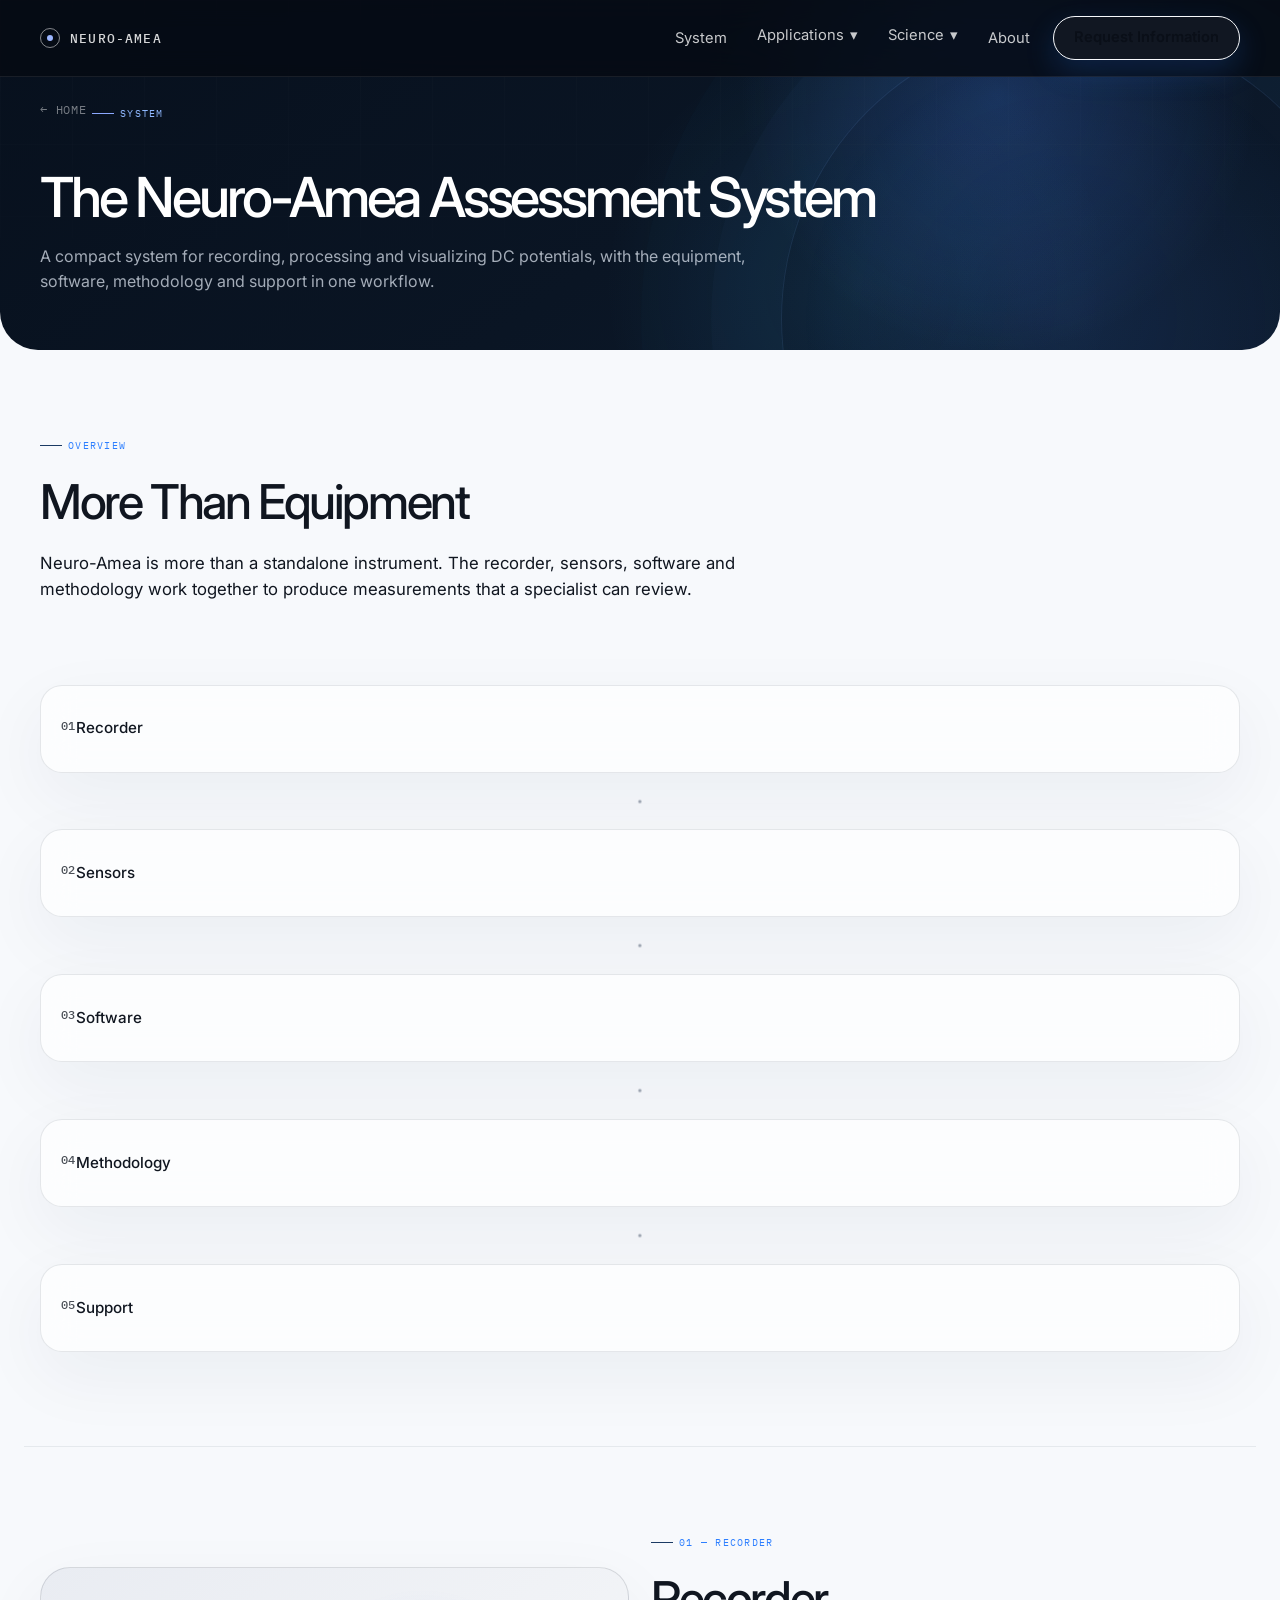
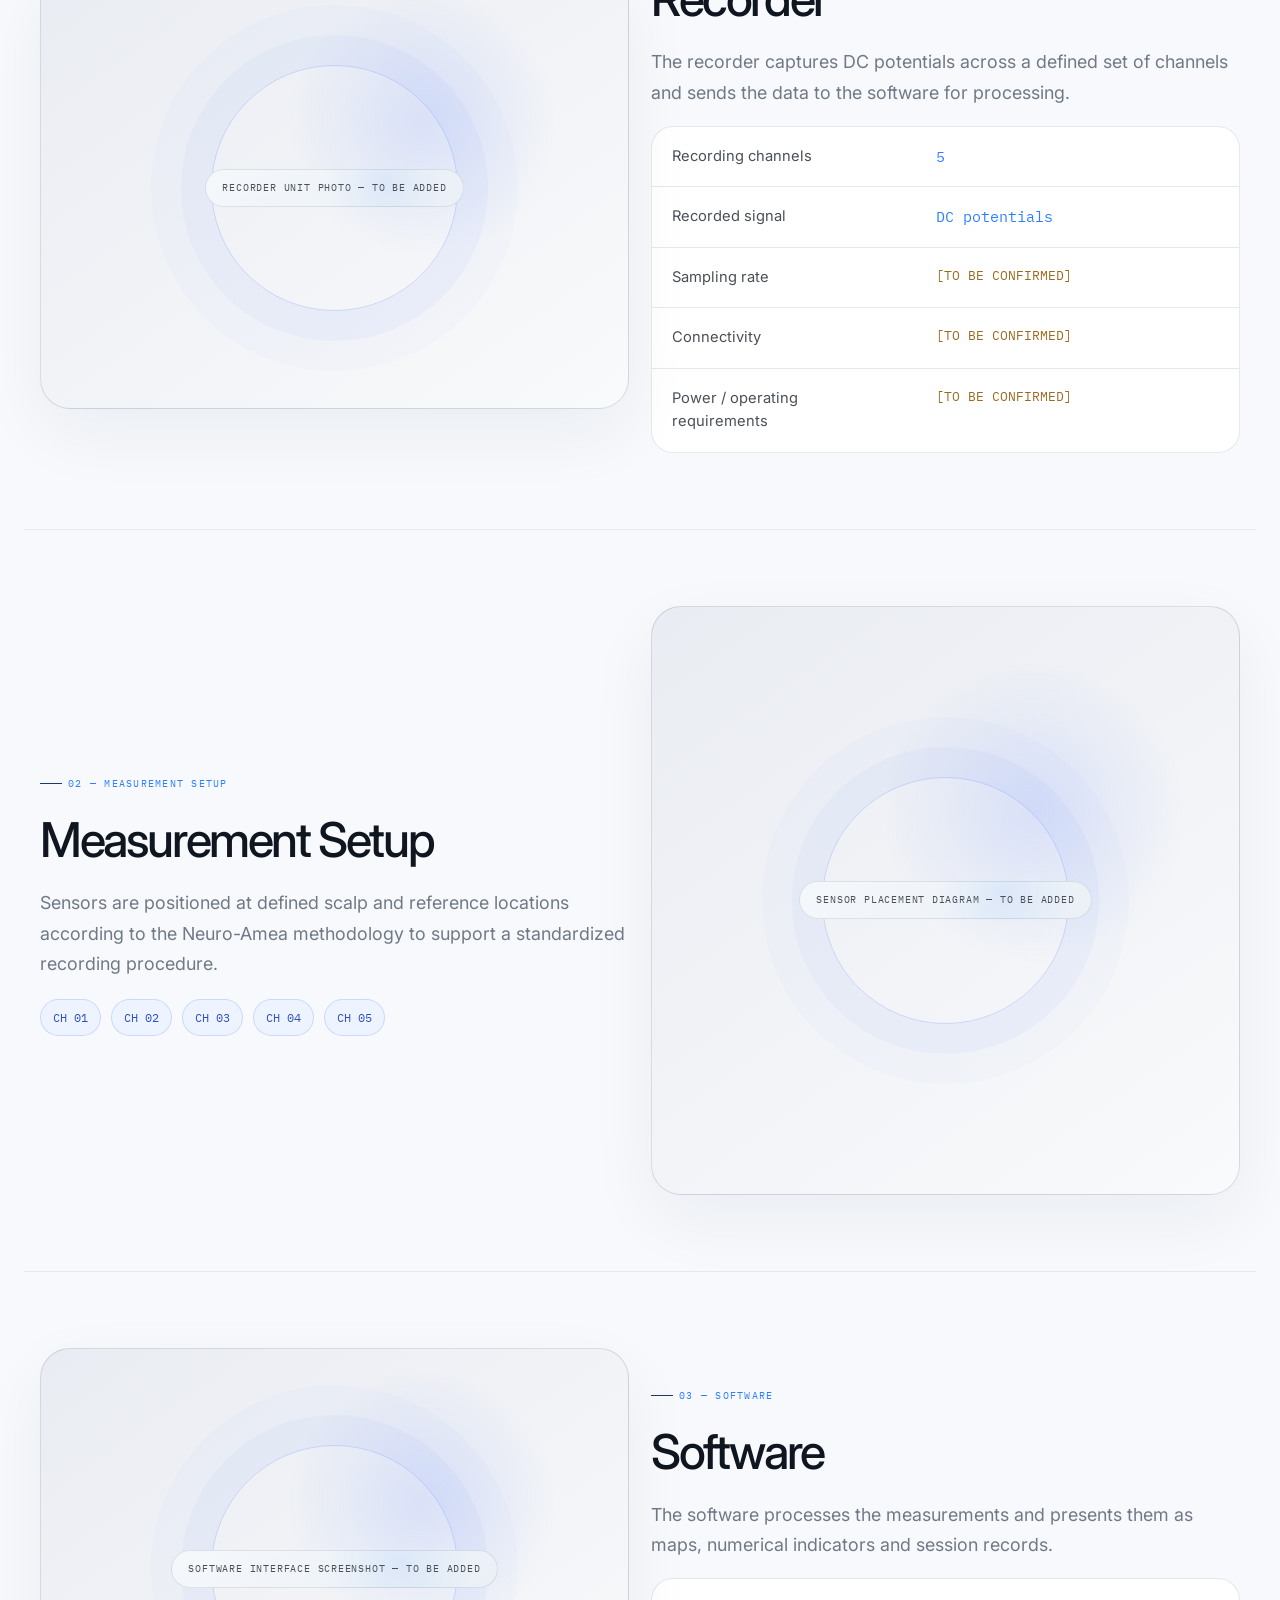
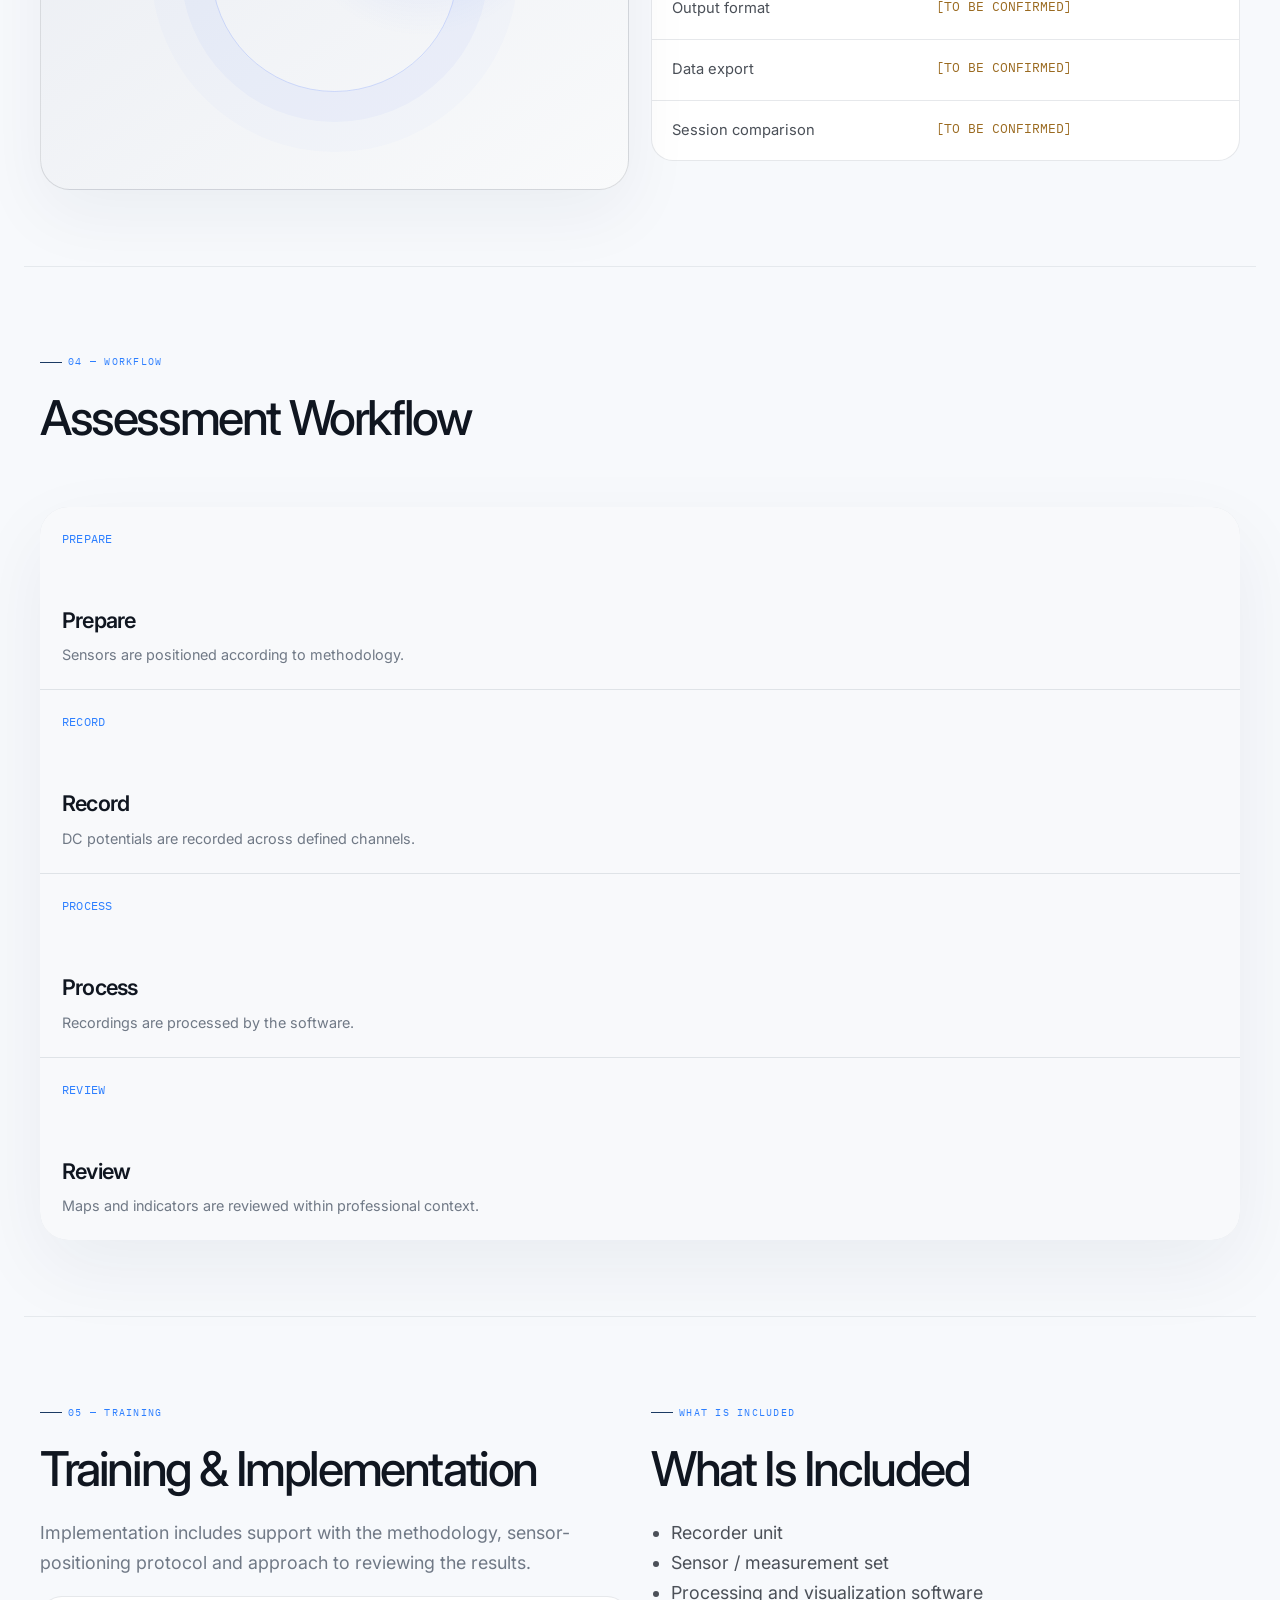
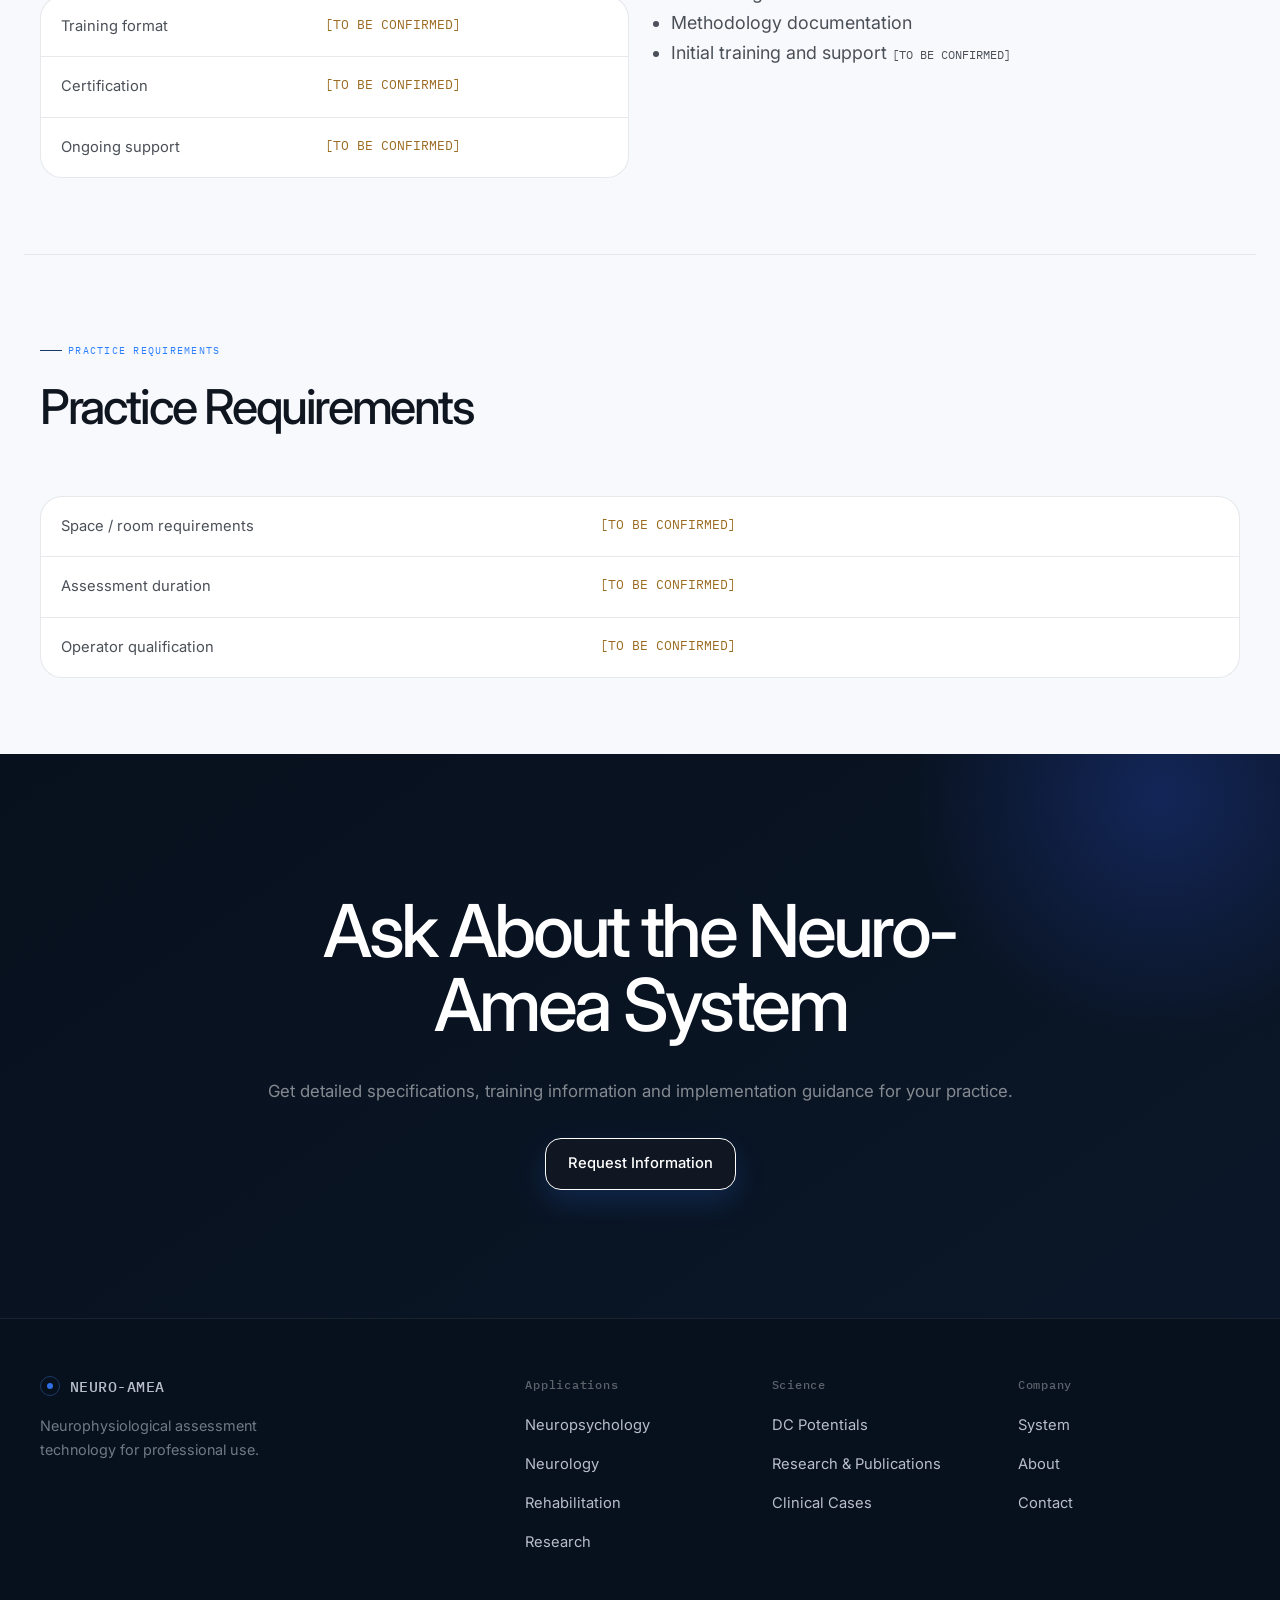
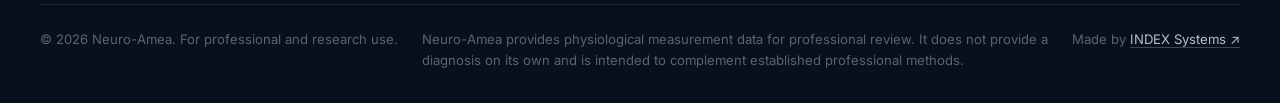
<file: system/index.html>
<!doctype html>
<html lang="en">
<head>
<meta charset="utf-8">
<title>System — Neuro-Amea</title>
<meta name="description" content="The Neuro-Amea assessment system: recorder, sensors, software, methodology and professional support for DC potential measurement.">
<link rel="canonical" href="/system/">
<meta property="og:title" content="System — Neuro-Amea">
<meta property="og:description" content="The Neuro-Amea assessment system: recorder, sensors, software, methodology and professional support for DC potential measurement.">
<meta property="og:type" content="website">
<meta name="viewport" content="width=device-width, initial-scale=1">
<link rel="stylesheet" href="../assets/css/style.css">
</head>
<body class="internal-v2">
<a class="skip-link" href="#main">Skip to content</a>

<header class="site-header">
  <div class="wrap nav-row">
    <a class="logo" href="../"><span class="logo-mark" aria-hidden="true"></span>NEURO-AMEA</a>
    <nav class="primary-nav" id="primary-nav">
      <ul>
        <li><a href="../system/" aria-current="page">System</a></li>
        <li class="has-dropdown">
          <button class="nav-btn" aria-expanded="false">Applications <span aria-hidden="true">▾</span></button>
          <div class="dropdown">
            <a href="../applications/neuropsychology/">Neuropsychology<small>Cognitive & behavioral context</small></a>
            <a href="../applications/neurology/">Neurology<small>Clinical & neurophysiological context</small></a>
            <a href="../applications/rehabilitation/">Rehabilitation<small>Repeated-measurement follow-up</small></a>
            <a href="../applications/research/">Research<small>Protocol-based DC recording</small></a>
          </div>
        </li>
        <li class="has-dropdown">
          <button class="nav-btn" aria-expanded="false">Science <span aria-hidden="true">▾</span></button>
          <div class="dropdown">
            <a href="../dc-potentials/">DC Potentials<small>What the signal is</small></a>
            <a href="../publications/">Research & Publications<small>Literature base</small></a>
            <a href="../clinical-cases/">Clinical Cases<small>Applied examples</small></a>
          </div>
        </li>
        <li><a href="../about/">About</a></li>
      </ul>
      <div class="nav-cta">
        <a class="cta" href="../contact/">Request Information</a>
      </div>
    </nav>
    <button class="menu-toggle" aria-label="Open menu" aria-expanded="false" aria-controls="primary-nav">
      <span></span><span></span><span></span>
    </button>
  </div>
</header>

<main id="main">

<div class="page-hero">
  <div class="wrap">
    <a class="breadcrumb" href="../">← Home</a>
    <p class="eyebrow">SYSTEM</p>
    <h1>The Neuro-Amea Assessment System</h1>
    <p class="lede">A compact system for recording, processing and visualizing DC potentials, with the equipment, software, methodology and support in one workflow.</p>
  </div>
</div>

<section>
  <div class="wrap">
    <div class="section-head">
      <p class="eyebrow">OVERVIEW</p>
      <h2>More Than Equipment</h2>
      <p class="lede">Neuro-Amea is more than a standalone instrument. The recorder, sensors, software and methodology work together to produce measurements that a specialist can review.</p>
    </div>
    <div class="equation" style="justify-content:flex-start;">
      <div class="eq-item"><span class="data-label">01</span>Recorder</div>
      <span class="eq-op">·</span>
      <div class="eq-item"><span class="data-label">02</span>Sensors</div>
      <span class="eq-op">·</span>
      <div class="eq-item"><span class="data-label">03</span>Software</div>
      <span class="eq-op">·</span>
      <div class="eq-item"><span class="data-label">04</span>Methodology</div>
      <span class="eq-op">·</span>
      <div class="eq-item"><span class="data-label">05</span>Support</div>
    </div>
  </div>
</section>

<hr class="hr">

<section>
  <div class="wrap grid grid-2" style="align-items:center;">
    <div class="media-frame reveal">
      <span class="placeholder-label">RECORDER UNIT PHOTO — TO BE ADDED</span>
    </div>
    <div>
      <p class="eyebrow">01 — RECORDER</p>
      <h2>Recorder</h2>
      <p>The recorder captures DC potentials across a defined set of channels and sends the data to the software for processing.</p>
      <table class="spec-table">
        <tr><td>Recording channels</td><td class="data-value">5</td></tr>
        <tr><td>Recorded signal</td><td class="data-value">DC potentials</td></tr>
        <tr><td>Sampling rate</td><td class="tbc">[TO BE CONFIRMED]</td></tr>
        <tr><td>Connectivity</td><td class="tbc">[TO BE CONFIRMED]</td></tr>
        <tr><td>Power / operating requirements</td><td class="tbc">[TO BE CONFIRMED]</td></tr>
      </table>
    </div>
  </div>
</section>

<hr class="hr">

<section>
  <div class="wrap grid grid-2" style="align-items:center;">
    <div>
      <p class="eyebrow">02 — MEASUREMENT SETUP</p>
      <h2>Measurement Setup</h2>
      <p>Sensors are positioned at defined scalp and reference locations according to the Neuro-Amea methodology to support a standardized recording procedure.</p>
      <div class="badge-list">
        <span class="badge">CH 01</span>
        <span class="badge">CH 02</span>
        <span class="badge">CH 03</span>
        <span class="badge">CH 04</span>
        <span class="badge">CH 05</span>
      </div>
    </div>
    <div class="media-frame square reveal">
      <span class="placeholder-label">SENSOR PLACEMENT DIAGRAM — TO BE ADDED</span>
    </div>
  </div>
</section>

<hr class="hr">

<section>
  <div class="wrap grid grid-2" style="align-items:center;">
    <div class="media-frame reveal">
      <span class="placeholder-label">SOFTWARE INTERFACE SCREENSHOT — TO BE ADDED</span>
    </div>
    <div>
      <p class="eyebrow">03 — SOFTWARE</p>
      <h2>Software</h2>
      <p>The software processes the measurements and presents them as maps, numerical indicators and session records.</p>
      <table class="spec-table">
        <tr><td>Output format</td><td class="tbc">[TO BE CONFIRMED]</td></tr>
        <tr><td>Data export</td><td class="tbc">[TO BE CONFIRMED]</td></tr>
        <tr><td>Session comparison</td><td class="tbc">[TO BE CONFIRMED]</td></tr>
      </table>
    </div>
  </div>
</section>

<hr class="hr">

<section>
  <div class="wrap">
    <div class="section-head">
      <p class="eyebrow">04 — WORKFLOW</p>
      <h2>Assessment Workflow</h2>
    </div>
    <div class="chain reveal">
      <div class="chain-step"><span class="data-label">PREPARE</span><h4>Prepare</h4><p>Sensors are positioned according to methodology.</p></div>
      <div class="chain-step"><span class="data-label">RECORD</span><h4>Record</h4><p>DC potentials are recorded across defined channels.</p></div>
      <div class="chain-step"><span class="data-label">PROCESS</span><h4>Process</h4><p>Recordings are processed by the software.</p></div>
      <div class="chain-step"><span class="data-label">REVIEW</span><h4>Review</h4><p>Maps and indicators are reviewed within professional context.</p></div>
    </div>
  </div>
</section>

<hr class="hr">

<section>
  <div class="wrap grid grid-2">
    <div>
      <p class="eyebrow">05 — TRAINING</p>
      <h2>Training & Implementation</h2>
      <p>Implementation includes support with the methodology, sensor-positioning protocol and approach to reviewing the results.</p>
      <table class="spec-table">
        <tr><td>Training format</td><td class="tbc">[TO BE CONFIRMED]</td></tr>
        <tr><td>Certification</td><td class="tbc">[TO BE CONFIRMED]</td></tr>
        <tr><td>Ongoing support</td><td class="tbc">[TO BE CONFIRMED]</td></tr>
      </table>
    </div>
    <div>
      <p class="eyebrow">WHAT IS INCLUDED</p>
      <h2>What Is Included</h2>
      <ul style="padding-left:20px; color:var(--c-ink-soft);">
        <li>Recorder unit</li>
        <li>Sensor / measurement set</li>
        <li>Processing and visualization software</li>
        <li>Methodology documentation</li>
        <li>Initial training and support <span class="tbc" style="font-family:var(--f-data); font-size:0.78rem;">[TO BE CONFIRMED]</span></li>
      </ul>
    </div>
  </div>
</section>

<hr class="hr">

<section>
  <div class="wrap">
    <div class="section-head">
      <p class="eyebrow">PRACTICE REQUIREMENTS</p>
      <h2>Practice Requirements</h2>
    </div>
    <table class="spec-table">
      <tr><td>Space / room requirements</td><td class="tbc">[TO BE CONFIRMED]</td></tr>
      <tr><td>Assessment duration</td><td class="tbc">[TO BE CONFIRMED]</td></tr>
      <tr><td>Operator qualification</td><td class="tbc">[TO BE CONFIRMED]</td></tr>
    </table>
  </div>
</section>

<section class="final-cta">
  <div class="wrap">
    <div class="section-head center">
      <h2>Ask About the Neuro-Amea System</h2>
      <p class="lede" style="margin:0 auto;">Get detailed specifications, training information and implementation guidance for your practice.</p>
    </div>
    <a class="cta" href="../contact/">Request Information</a>
  </div>
</section>

</main>
<footer class="site-footer">
  <div class="wrap">
    <div class="footer-grid">
      <div>
        <a class="logo" href="../"><span class="logo-mark" aria-hidden="true"></span>NEURO-AMEA</a>
        <p style="margin-top:16px; font-size:0.9rem; max-width:32ch;">Neurophysiological assessment technology for professional use.</p>
      </div>
      <div>
        <h4>Applications</h4>
        <ul>
          <li><a href="../applications/neuropsychology/">Neuropsychology</a></li>
          <li><a href="../applications/neurology/">Neurology</a></li>
          <li><a href="../applications/rehabilitation/">Rehabilitation</a></li>
          <li><a href="../applications/research/">Research</a></li>
        </ul>
      </div>
      <div>
        <h4>Science</h4>
        <ul>
          <li><a href="../dc-potentials/">DC Potentials</a></li>
          <li><a href="../publications/">Research & Publications</a></li>
          <li><a href="../clinical-cases/">Clinical Cases</a></li>
        </ul>
      </div>
      <div>
        <h4>Company</h4>
        <ul>
          <li><a href="../system/">System</a></li>
          <li><a href="../about/">About</a></li>
          <li><a href="../contact/">Contact</a></li>
        </ul>
      </div>
    </div>
    <div class="footer-bottom">
      <span>© 2026 Neuro-Amea. For professional and research use.</span>
      <span>Neuro-Amea provides physiological measurement data for professional review. It does not provide a diagnosis on its own and is intended to complement established professional methods.</span>
    <span class="index-systems-credit">Made by <a href="https://www.index-systems.ru/" target="_blank" rel="noopener">INDEX Systems ↗</a></span></div>
  </div>
</footer>

<script src="../assets/js/main.js"></script>
</body>
</html>
</file>
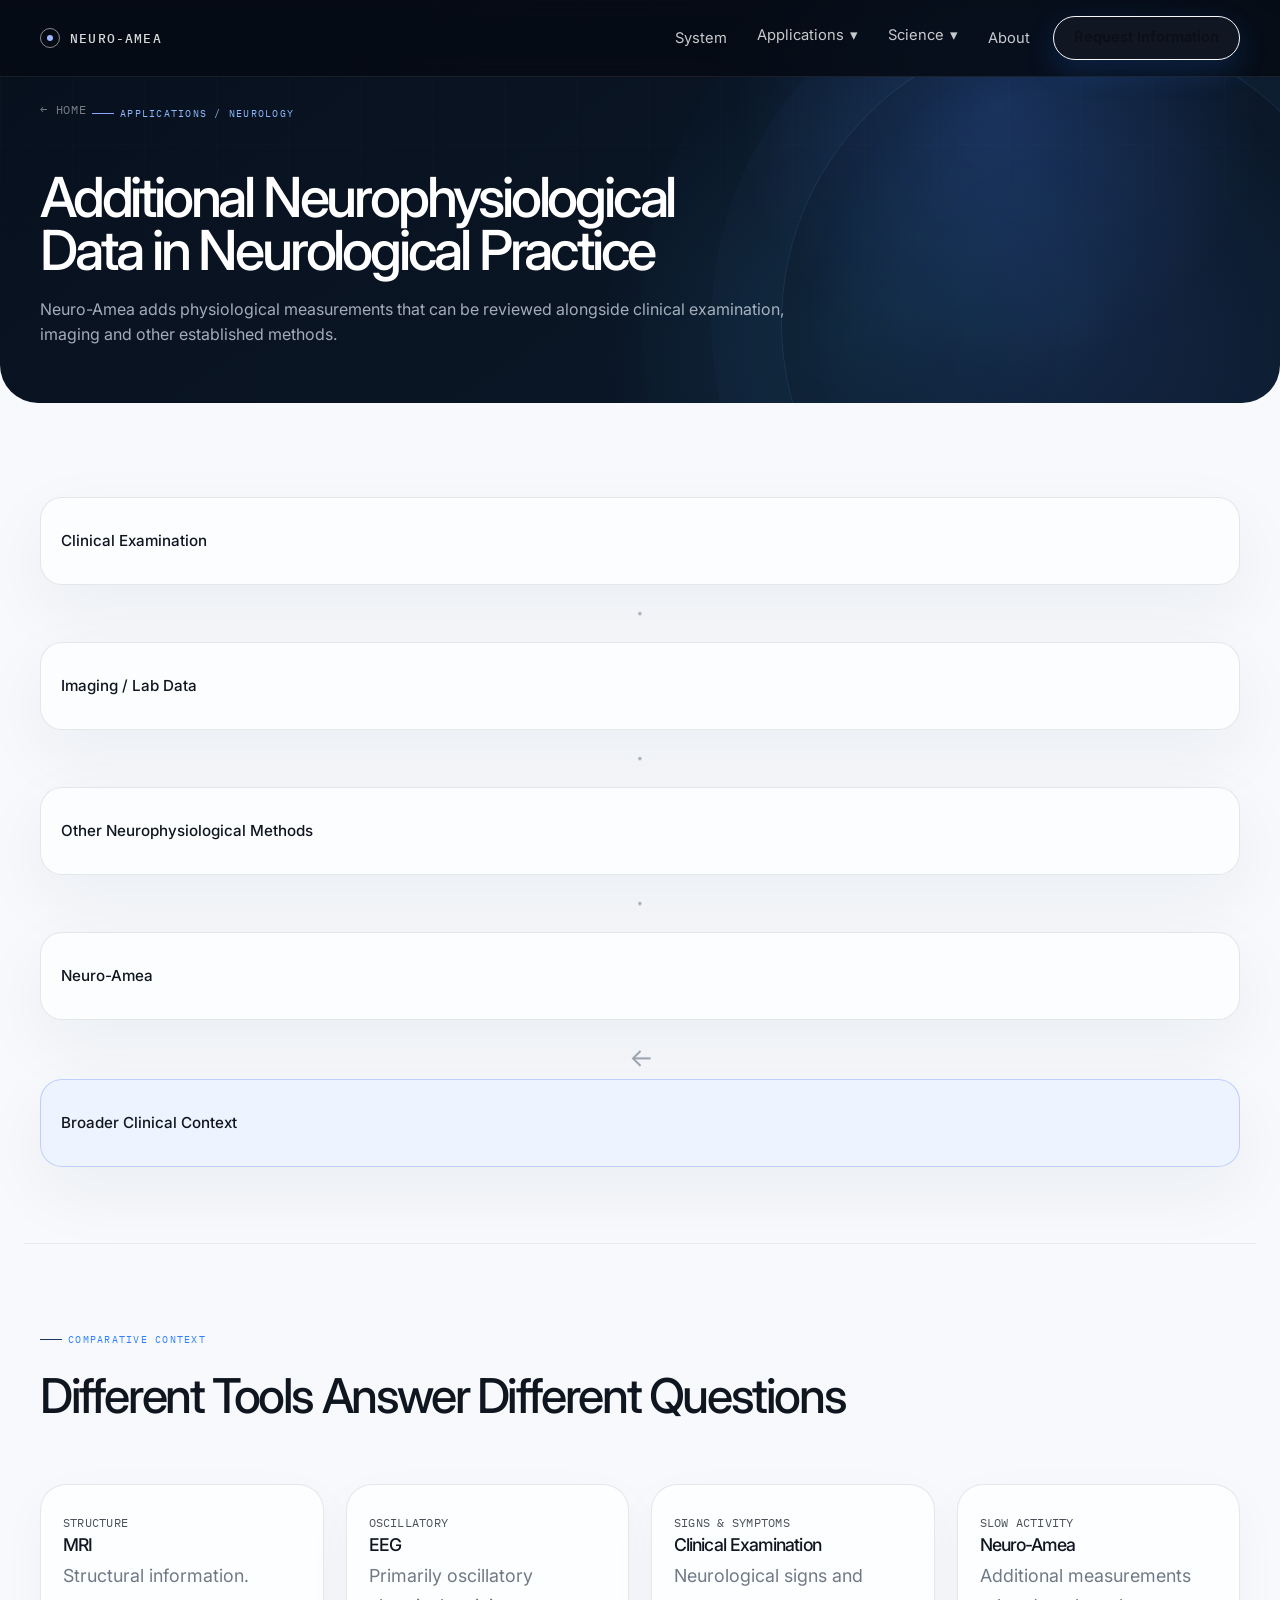
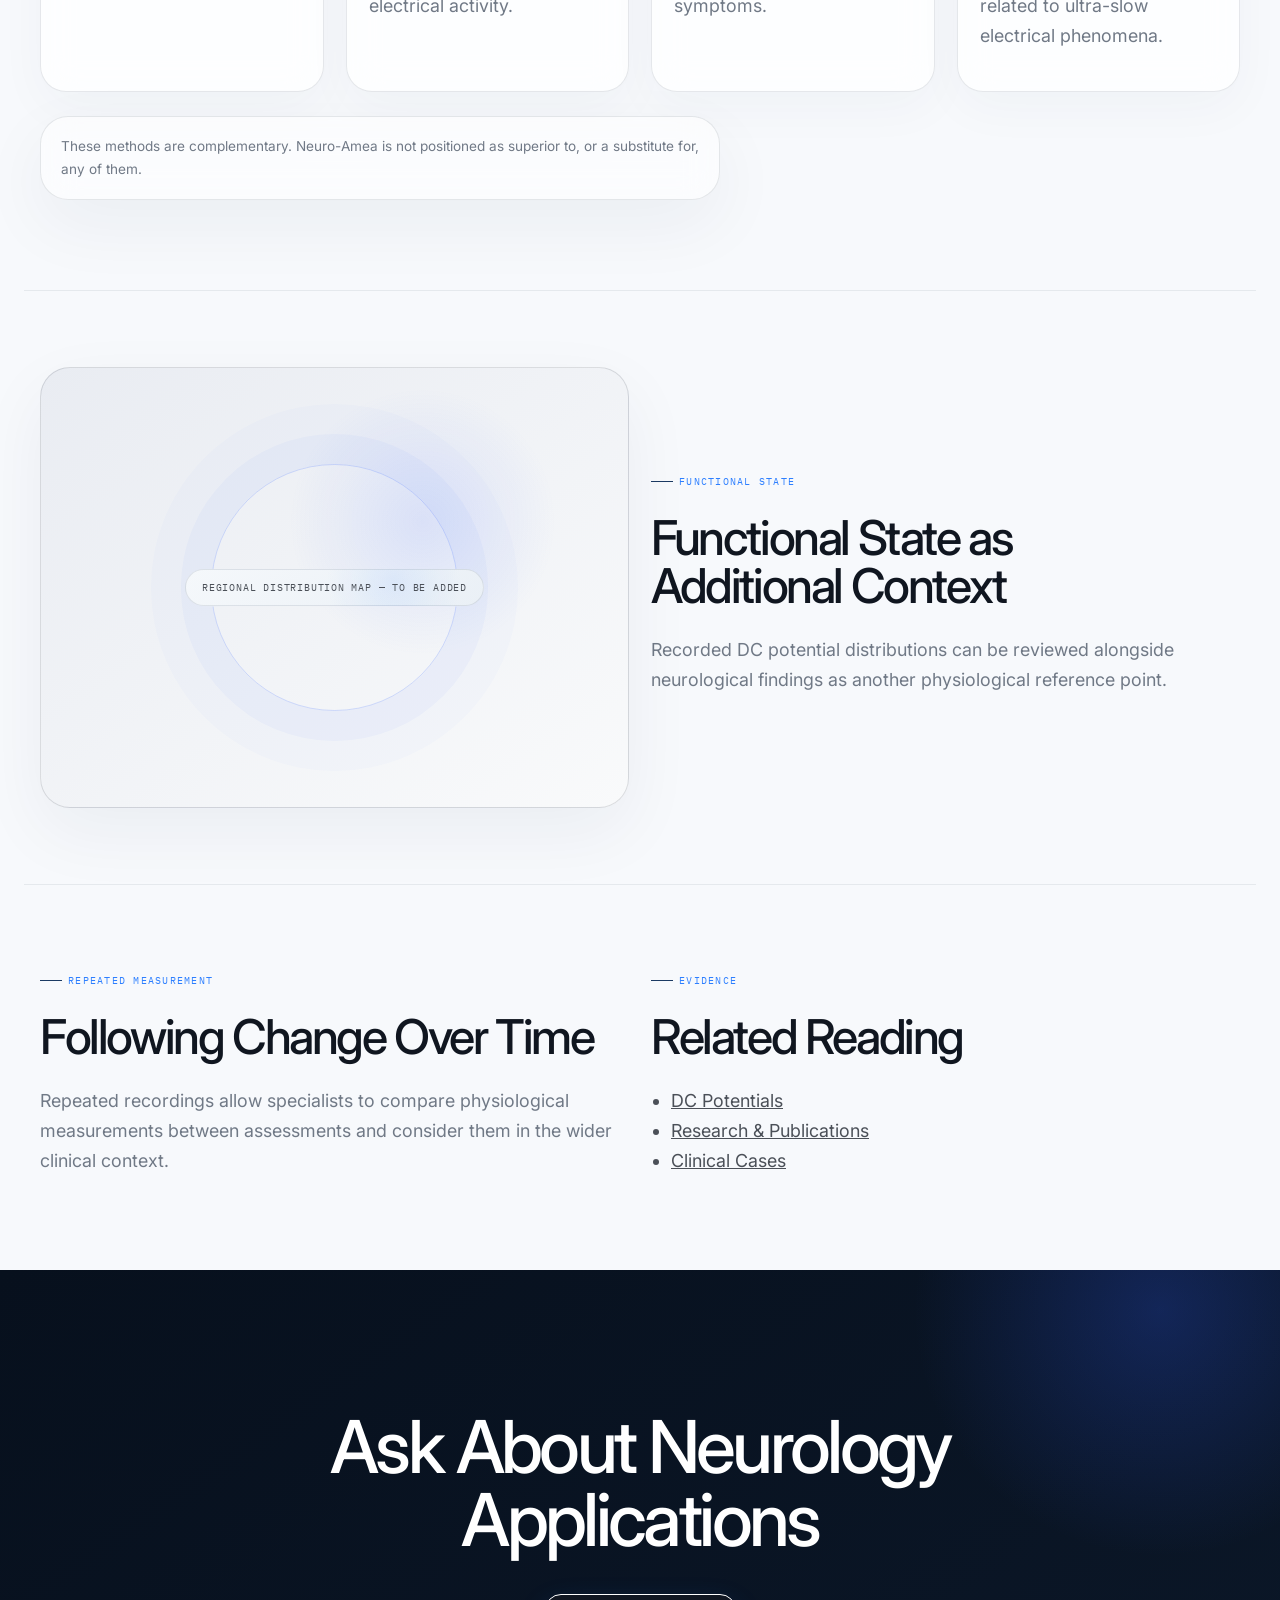
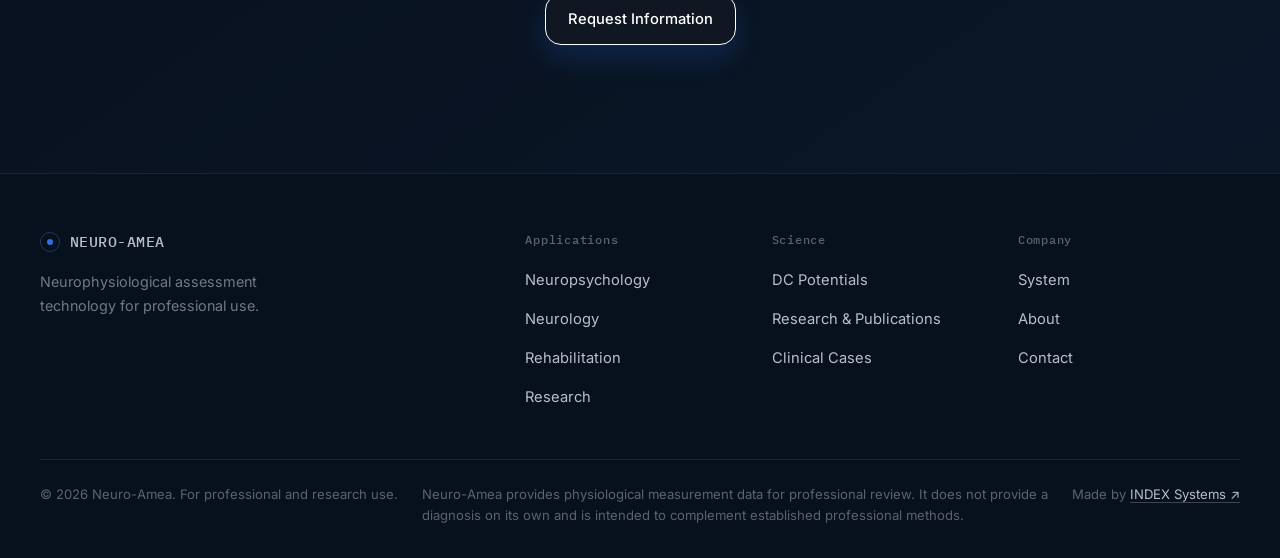
<file: applications/neurology/index.html>
<!doctype html>
<html lang="en">
<head>
<meta charset="utf-8">
<title>Neurology — Neuro-Amea Applications</title>
<meta name="description" content="Neuro-Amea as an additional source of neurophysiological information within neurological practice, alongside imaging, EEG and clinical examination.">
<link rel="canonical" href="/applications/neurology/">
<meta property="og:title" content="Neurology — Neuro-Amea Applications">
<meta property="og:description" content="Neuro-Amea as an additional source of neurophysiological information within neurological practice, alongside imaging, EEG and clinical examination.">
<meta property="og:type" content="website">
<meta name="viewport" content="width=device-width, initial-scale=1">
<link rel="stylesheet" href="../../assets/css/style.css">
</head>
<body class="internal-v2">
<a class="skip-link" href="#main">Skip to content</a>

<header class="site-header">
  <div class="wrap nav-row">
    <a class="logo" href="../../"><span class="logo-mark" aria-hidden="true"></span>NEURO-AMEA</a>
    <nav class="primary-nav" id="primary-nav">
      <ul>
        <li><a href="../../system/">System</a></li>
        <li class="has-dropdown">
          <button class="nav-btn" aria-expanded="false">Applications <span aria-hidden="true">▾</span></button>
          <div class="dropdown">
            <a href="../../applications/neuropsychology/">Neuropsychology<small>Cognitive & behavioral context</small></a>
            <a href="../../applications/neurology/" aria-current="page">Neurology<small>Clinical & neurophysiological context</small></a>
            <a href="../../applications/rehabilitation/">Rehabilitation<small>Repeated-measurement follow-up</small></a>
            <a href="../../applications/research/">Research<small>Protocol-based DC recording</small></a>
          </div>
        </li>
        <li class="has-dropdown">
          <button class="nav-btn" aria-expanded="false">Science <span aria-hidden="true">▾</span></button>
          <div class="dropdown">
            <a href="../../dc-potentials/">DC Potentials<small>What the signal is</small></a>
            <a href="../../publications/">Research & Publications<small>Literature base</small></a>
            <a href="../../clinical-cases/">Clinical Cases<small>Applied examples</small></a>
          </div>
        </li>
        <li><a href="../../about/">About</a></li>
      </ul>
      <div class="nav-cta">
        <a class="cta" href="../../contact/">Request Information</a>
      </div>
    </nav>
    <button class="menu-toggle" aria-label="Open menu" aria-expanded="false" aria-controls="primary-nav">
      <span></span><span></span><span></span>
    </button>
  </div>
</header>

<main id="main">

<div class="page-hero">
  <div class="wrap">
    <a class="breadcrumb" href="../../">← Home</a>
    <p class="eyebrow">APPLICATIONS / NEUROLOGY</p>
    <h1>Additional Neurophysiological Data in Neurological Practice</h1>
    <p class="lede">Neuro-Amea adds physiological measurements that can be reviewed alongside clinical examination, imaging and other established methods.</p>
  </div>
</div>

<section>
  <div class="wrap">
    <div class="equation" style="justify-content:flex-start;">
      <div class="eq-item">Clinical Examination</div>
      <span class="eq-op">·</span>
      <div class="eq-item">Imaging / Lab Data</div>
      <span class="eq-op">·</span>
      <div class="eq-item">Other Neurophysiological Methods</div>
      <span class="eq-op">·</span>
      <div class="eq-item">Neuro-Amea</div>
    </div>
    <div style="display:flex; justify-content:center;"><div class="eq-op" aria-hidden="true">↓</div></div>
    <div style="display:flex; justify-content:center;">
      <div class="eq-item eq-result" style="min-width:280px; text-align:center;">Broader Clinical Context</div>
    </div>
  </div>
</section>

<hr class="hr">

<section>
  <div class="wrap">
    <div class="section-head">
      <p class="eyebrow">COMPARATIVE CONTEXT</p>
      <h2>Different Tools Answer Different Questions</h2>
    </div>
    <div class="grid grid-4">
      <div class="plain-card"><span class="data-label">STRUCTURE</span><h3 style="font-size:1.1rem;">MRI</h3><p>Structural information.</p></div>
      <div class="plain-card"><span class="data-label">OSCILLATORY</span><h3 style="font-size:1.1rem;">EEG</h3><p>Primarily oscillatory electrical activity.</p></div>
      <div class="plain-card"><span class="data-label">SIGNS & SYMPTOMS</span><h3 style="font-size:1.1rem;">Clinical Examination</h3><p>Neurological signs and symptoms.</p></div>
      <div class="plain-card" style="border-color:var(--c-blue-deep);"><span class="data-label">SLOW ACTIVITY</span><h3 style="font-size:1.1rem;">Neuro-Amea</h3><p>Additional measurements related to ultra-slow electrical phenomena.</p></div>
    </div>
    <p class="notice" style="margin-top:24px;">These methods are complementary. Neuro-Amea is not positioned as superior to, or a substitute for, any of them.</p>
  </div>
</section>

<hr class="hr">

<section>
  <div class="wrap grid grid-2" style="align-items:center;">
    <div class="media-frame reveal"><span class="placeholder-label">REGIONAL DISTRIBUTION MAP — TO BE ADDED</span></div>
    <div>
      <p class="eyebrow">FUNCTIONAL STATE</p>
      <h2>Functional State as Additional Context</h2>
      <p>Recorded DC potential distributions can be reviewed alongside neurological findings as another physiological reference point.</p>
    </div>
  </div>
</section>

<hr class="hr">

<section>
  <div class="wrap grid grid-2">
    <div>
      <p class="eyebrow">REPEATED MEASUREMENT</p>
      <h2>Following Change Over Time</h2>
      <p>Repeated recordings allow specialists to compare physiological measurements between assessments and consider them in the wider clinical context.</p>
    </div>
    <div>
      <p class="eyebrow">EVIDENCE</p>
      <h2>Related Reading</h2>
      <ul style="padding-left:20px; color:var(--c-ink-soft);">
        <li><a href="../../dc-potentials/">DC Potentials</a></li>
        <li><a href="../../publications/">Research & Publications</a></li>
        <li><a href="../../clinical-cases/">Clinical Cases</a></li>
      </ul>
    </div>
  </div>
</section>

<section class="final-cta">
  <div class="wrap">
    <div class="section-head center"><h2>Ask About Neurology Applications</h2></div>
    <a class="cta" href="../../contact/">Request Information</a>
  </div>
</section>

</main>
<footer class="site-footer">
  <div class="wrap">
    <div class="footer-grid">
      <div>
        <a class="logo" href="../../"><span class="logo-mark" aria-hidden="true"></span>NEURO-AMEA</a>
        <p style="margin-top:16px; font-size:0.9rem; max-width:32ch;">Neurophysiological assessment technology for professional use.</p>
      </div>
      <div>
        <h4>Applications</h4>
        <ul>
          <li><a href="../../applications/neuropsychology/">Neuropsychology</a></li>
          <li><a href="../../applications/neurology/">Neurology</a></li>
          <li><a href="../../applications/rehabilitation/">Rehabilitation</a></li>
          <li><a href="../../applications/research/">Research</a></li>
        </ul>
      </div>
      <div>
        <h4>Science</h4>
        <ul>
          <li><a href="../../dc-potentials/">DC Potentials</a></li>
          <li><a href="../../publications/">Research & Publications</a></li>
          <li><a href="../../clinical-cases/">Clinical Cases</a></li>
        </ul>
      </div>
      <div>
        <h4>Company</h4>
        <ul>
          <li><a href="../../system/">System</a></li>
          <li><a href="../../about/">About</a></li>
          <li><a href="../../contact/">Contact</a></li>
        </ul>
      </div>
    </div>
    <div class="footer-bottom">
      <span>© 2026 Neuro-Amea. For professional and research use.</span>
      <span>Neuro-Amea provides physiological measurement data for professional review. It does not provide a diagnosis on its own and is intended to complement established professional methods.</span>
    <span class="index-systems-credit">Made by <a href="https://www.index-systems.ru/" target="_blank" rel="noopener">INDEX Systems ↗</a></span></div>
  </div>
</footer>

<script src="../../assets/js/main.js"></script>
</body>
</html>
</file>
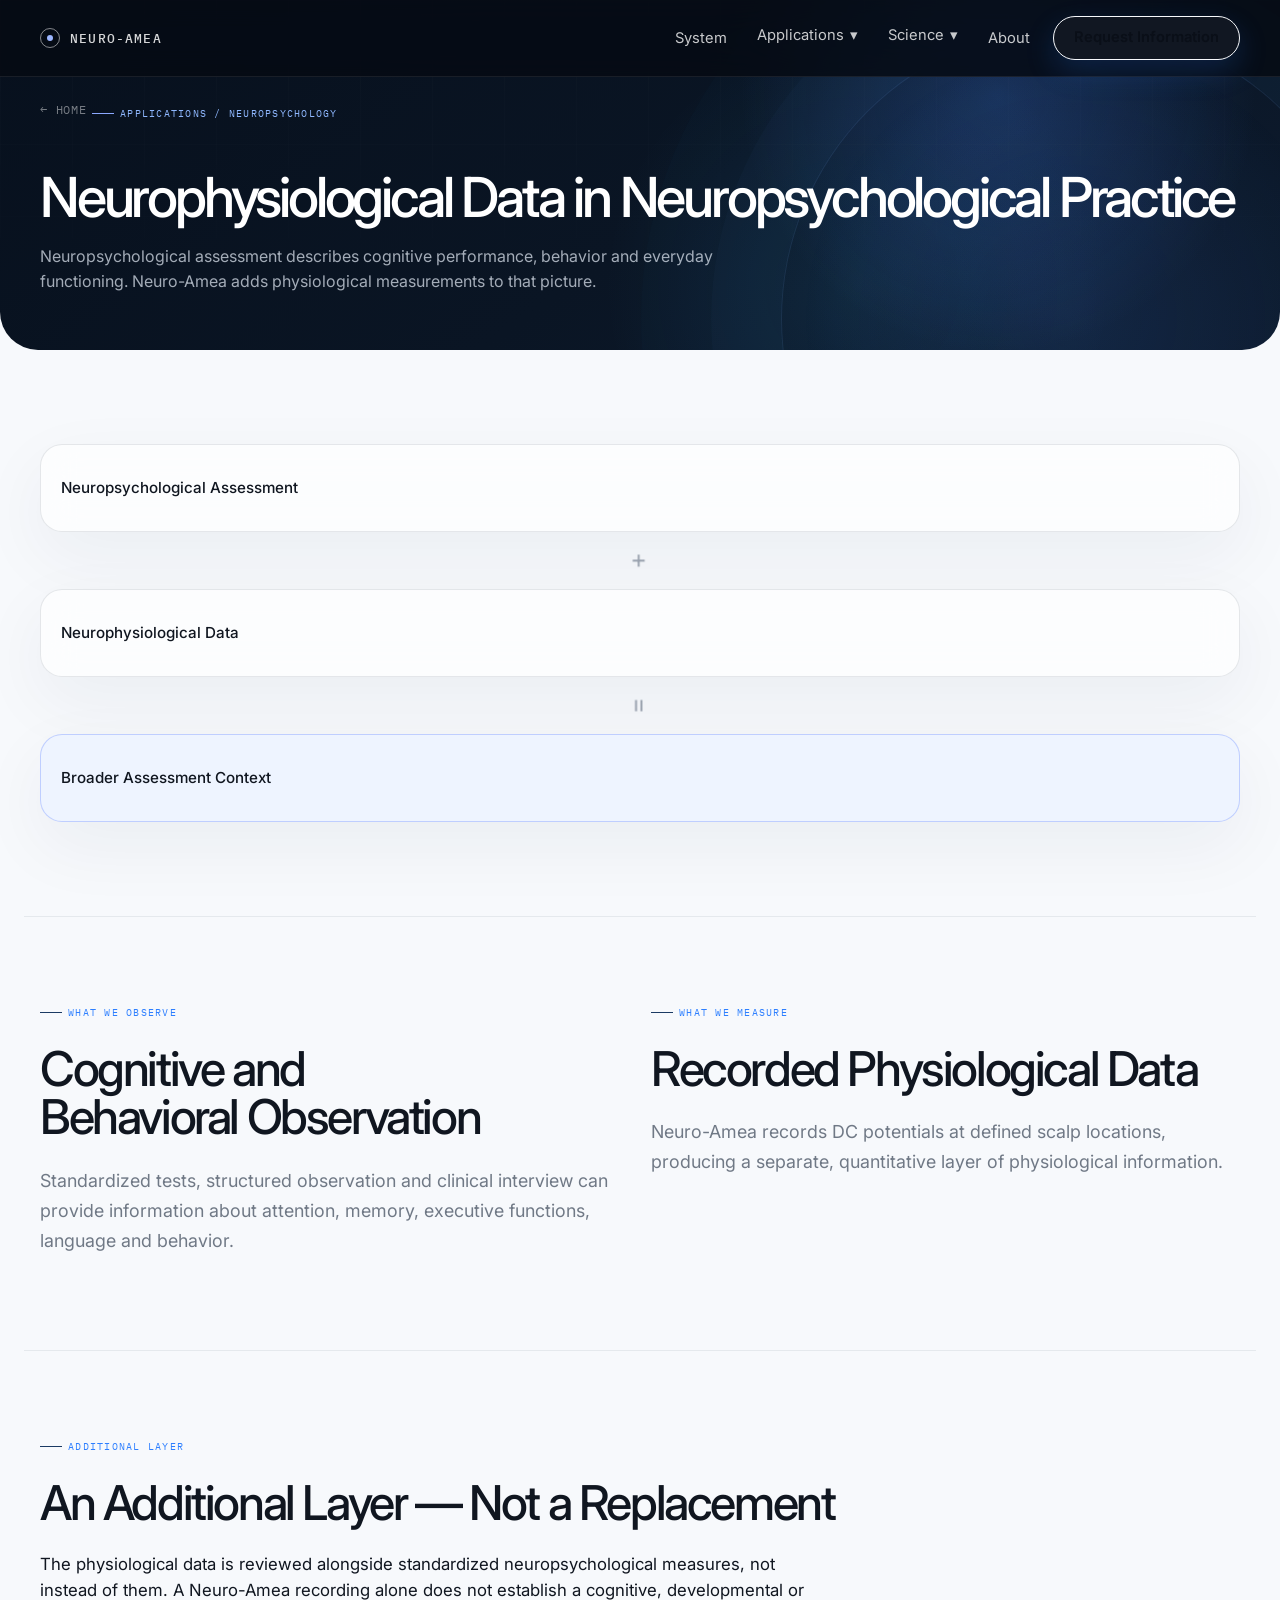
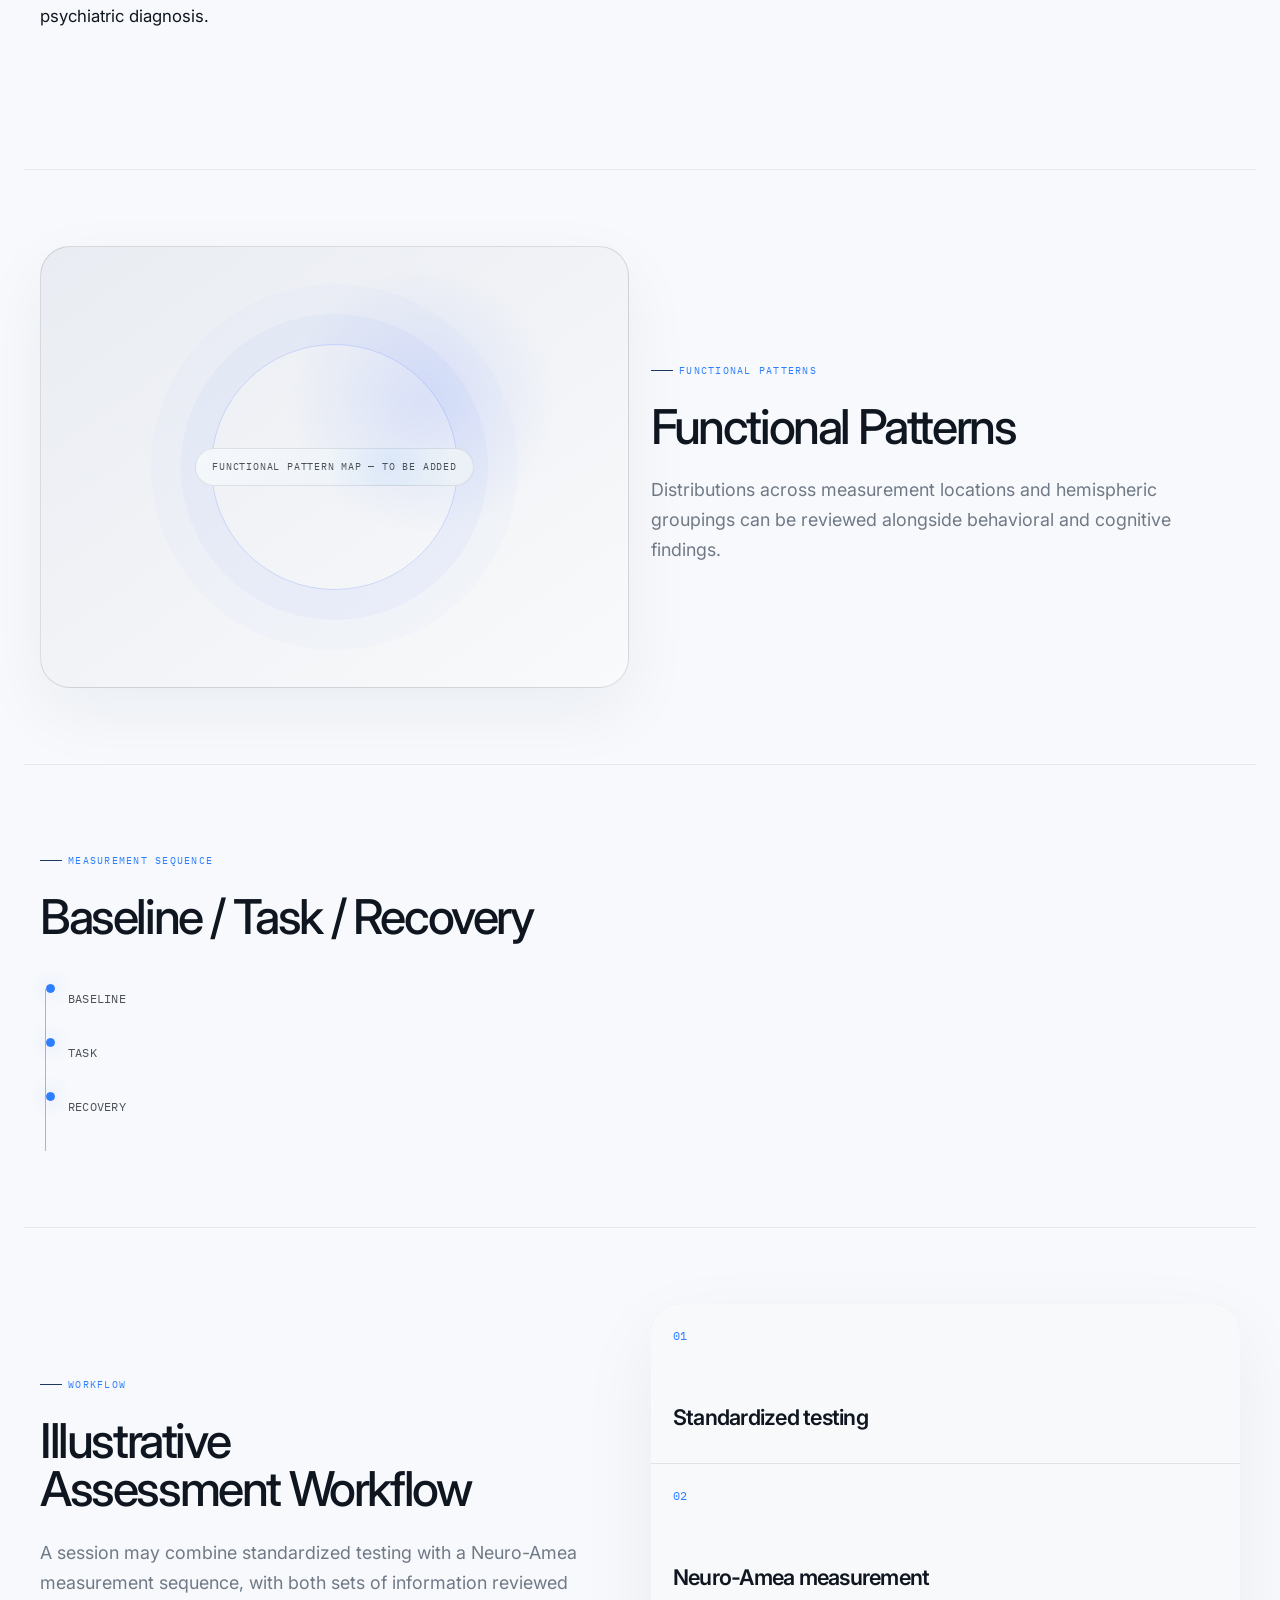
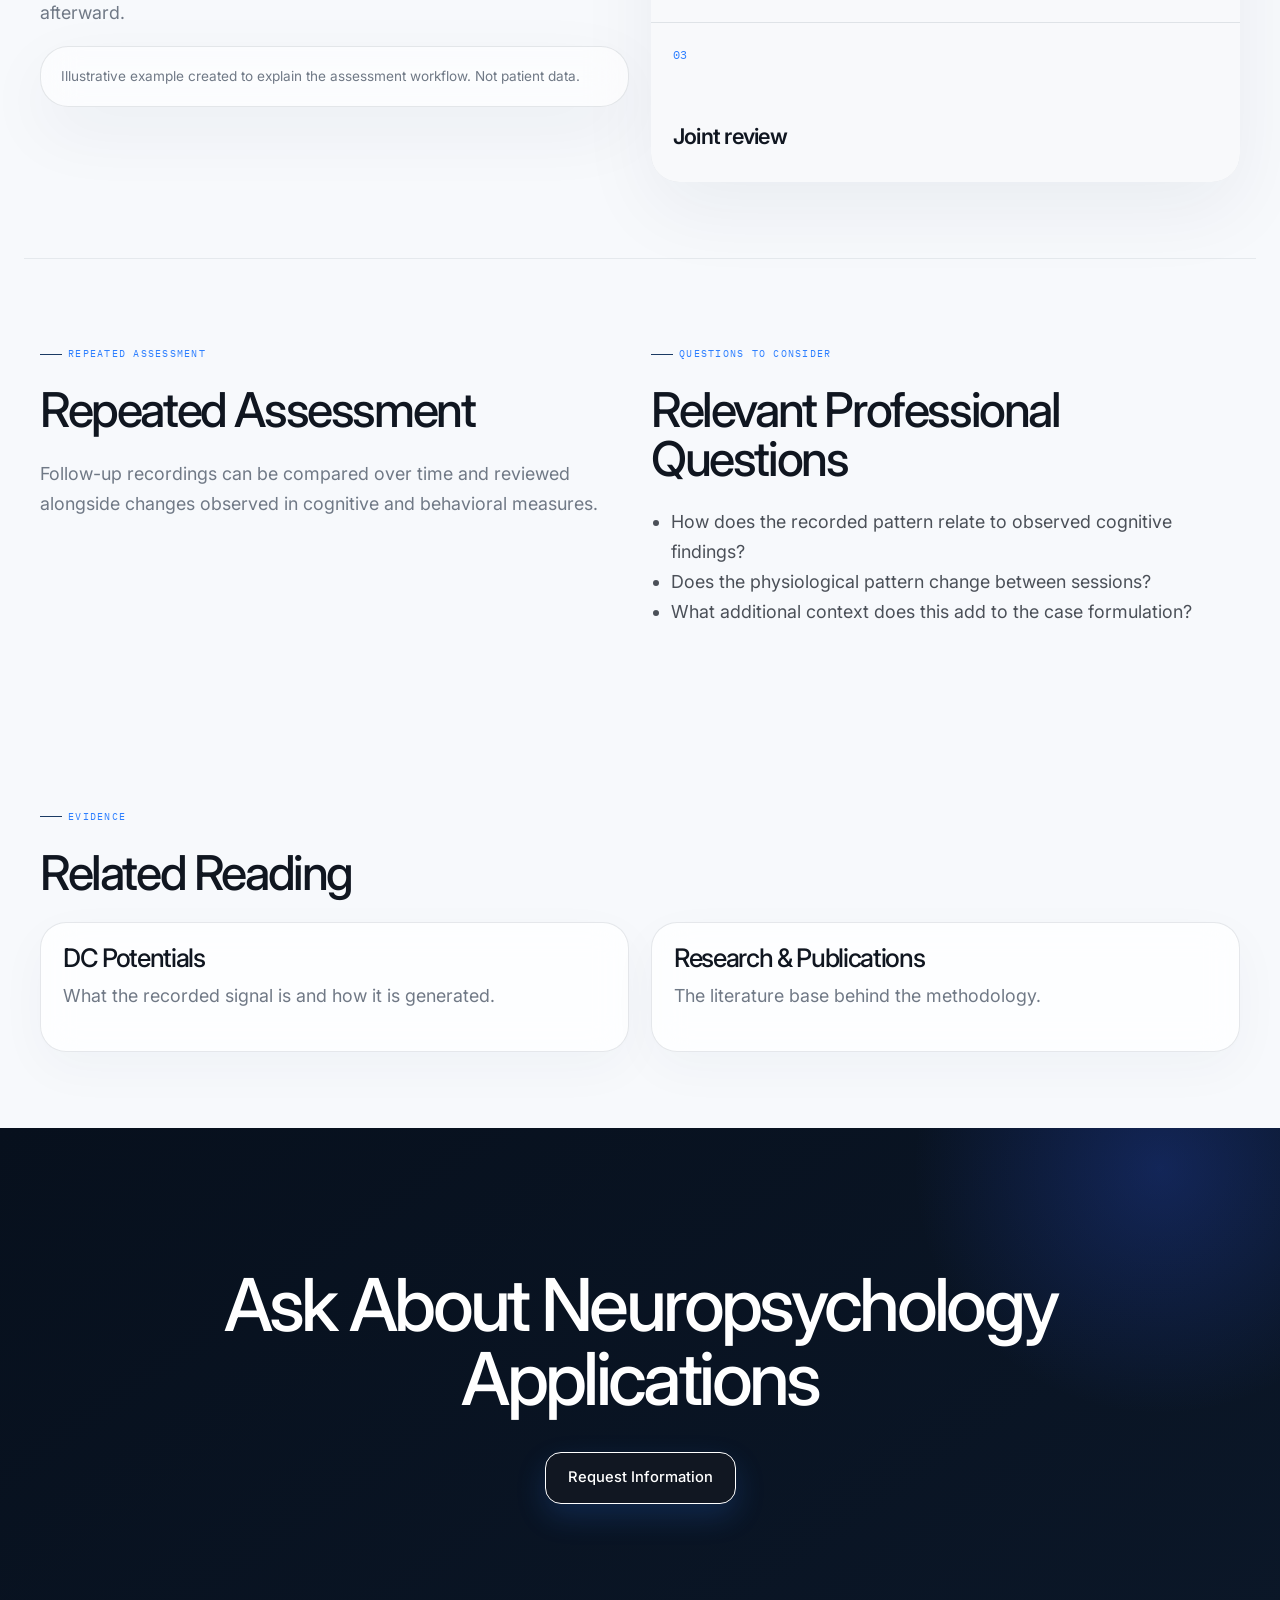
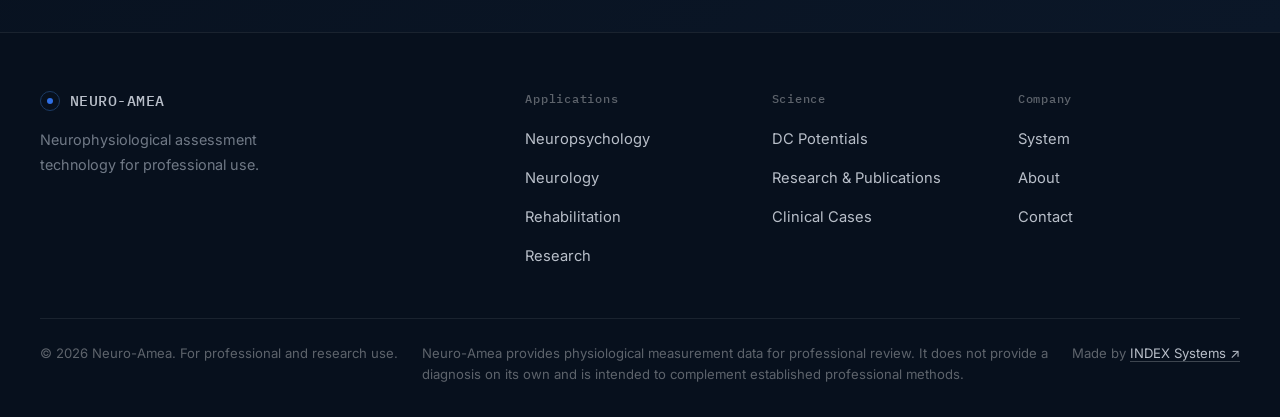
<file: applications/neuropsychology/index.html>
<!doctype html>
<html lang="en">
<head>
<meta charset="utf-8">
<title>Neuropsychology — Neuro-Amea Applications</title>
<meta name="description" content="How Neuro-Amea's recorded neurophysiological data complements standardized neuropsychological assessment.">
<link rel="canonical" href="/applications/neuropsychology/">
<meta property="og:title" content="Neuropsychology — Neuro-Amea Applications">
<meta property="og:description" content="How Neuro-Amea's recorded neurophysiological data complements standardized neuropsychological assessment.">
<meta property="og:type" content="website">
<meta name="viewport" content="width=device-width, initial-scale=1">
<link rel="stylesheet" href="../../assets/css/style.css">
</head>
<body class="internal-v2">
<a class="skip-link" href="#main">Skip to content</a>

<header class="site-header">
  <div class="wrap nav-row">
    <a class="logo" href="../../"><span class="logo-mark" aria-hidden="true"></span>NEURO-AMEA</a>
    <nav class="primary-nav" id="primary-nav">
      <ul>
        <li><a href="../../system/">System</a></li>
        <li class="has-dropdown">
          <button class="nav-btn" aria-expanded="false">Applications <span aria-hidden="true">▾</span></button>
          <div class="dropdown">
            <a href="../../applications/neuropsychology/" aria-current="page">Neuropsychology<small>Cognitive & behavioral context</small></a>
            <a href="../../applications/neurology/">Neurology<small>Clinical & neurophysiological context</small></a>
            <a href="../../applications/rehabilitation/">Rehabilitation<small>Repeated-measurement follow-up</small></a>
            <a href="../../applications/research/">Research<small>Protocol-based DC recording</small></a>
          </div>
        </li>
        <li class="has-dropdown">
          <button class="nav-btn" aria-expanded="false">Science <span aria-hidden="true">▾</span></button>
          <div class="dropdown">
            <a href="../../dc-potentials/">DC Potentials<small>What the signal is</small></a>
            <a href="../../publications/">Research & Publications<small>Literature base</small></a>
            <a href="../../clinical-cases/">Clinical Cases<small>Applied examples</small></a>
          </div>
        </li>
        <li><a href="../../about/">About</a></li>
      </ul>
      <div class="nav-cta">
        <a class="cta" href="../../contact/">Request Information</a>
      </div>
    </nav>
    <button class="menu-toggle" aria-label="Open menu" aria-expanded="false" aria-controls="primary-nav">
      <span></span><span></span><span></span>
    </button>
  </div>
</header>

<main id="main">

<div class="page-hero">
  <div class="wrap">
    <a class="breadcrumb" href="../../">← Home</a>
    <p class="eyebrow">APPLICATIONS / NEUROPSYCHOLOGY</p>
    <h1>Neurophysiological Data in Neuropsychological Practice</h1>
    <p class="lede">Neuropsychological assessment describes cognitive performance, behavior and everyday functioning. Neuro-Amea adds physiological measurements to that picture.</p>
  </div>
</div>

<section>
  <div class="wrap">
    <div class="equation" style="justify-content:flex-start;">
      <div class="eq-item">Neuropsychological Assessment</div>
      <span class="eq-op">+</span>
      <div class="eq-item">Neurophysiological Data</div>
      <span class="eq-op">=</span>
      <div class="eq-item eq-result">Broader Assessment Context</div>
    </div>
  </div>
</section>

<hr class="hr">

<section>
  <div class="wrap grid grid-2">
    <div>
      <p class="eyebrow">WHAT WE OBSERVE</p>
      <h2>Cognitive and Behavioral Observation</h2>
      <p>Standardized tests, structured observation and clinical interview can provide information about attention, memory, executive functions, language and behavior.</p>
    </div>
    <div>
      <p class="eyebrow">WHAT WE MEASURE</p>
      <h2>Recorded Physiological Data</h2>
      <p>Neuro-Amea records DC potentials at defined scalp locations, producing a separate, quantitative layer of physiological information.</p>
    </div>
  </div>
</section>

<hr class="hr">

<section>
  <div class="wrap">
    <div class="section-head">
      <p class="eyebrow">ADDITIONAL LAYER</p>
      <h2>An Additional Layer — Not a Replacement</h2>
      <p class="lede">The physiological data is reviewed alongside standardized neuropsychological measures, not instead of them. A Neuro-Amea recording alone does not establish a cognitive, developmental or psychiatric diagnosis.</p>
    </div>
  </div>
</section>

<hr class="hr">

<section>
  <div class="wrap grid grid-2" style="align-items:center;">
    <div class="media-frame reveal"><span class="placeholder-label">FUNCTIONAL PATTERN MAP — TO BE ADDED</span></div>
    <div>
      <p class="eyebrow">FUNCTIONAL PATTERNS</p>
      <h2>Functional Patterns</h2>
      <p>Distributions across measurement locations and hemispheric groupings can be reviewed alongside behavioral and cognitive findings.</p>
    </div>
  </div>
</section>

<hr class="hr">

<section>
  <div class="wrap">
    <p class="eyebrow">MEASUREMENT SEQUENCE</p>
    <h2>Baseline / Task / Recovery</h2>
    <div class="timeline">
      <div class="timeline-point"><span class="data-label">BASELINE</span></div>
      <div class="timeline-point"><span class="data-label">TASK</span></div>
      <div class="timeline-point"><span class="data-label">RECOVERY</span></div>
    </div>
  </div>
</section>

<hr class="hr">

<section>
  <div class="wrap grid grid-2" style="align-items:center;">
    <div>
      <p class="eyebrow">WORKFLOW</p>
      <h2>Illustrative Assessment Workflow</h2>
      <p>A session may combine standardized testing with a Neuro-Amea measurement sequence, with both sets of information reviewed afterward.</p>
      <p class="notice">Illustrative example created to explain the assessment workflow. Not patient data.</p>
    </div>
    <div class="chain reveal" style="flex-direction:column;">
      <div class="chain-step"><span class="data-label">01</span><h4>Standardized testing</h4></div>
      <div class="chain-step"><span class="data-label">02</span><h4>Neuro-Amea measurement</h4></div>
      <div class="chain-step"><span class="data-label">03</span><h4>Joint review</h4></div>
    </div>
  </div>
</section>

<hr class="hr">

<section>
  <div class="wrap grid grid-2">
    <div>
      <p class="eyebrow">REPEATED ASSESSMENT</p>
      <h2>Repeated Assessment</h2>
      <p>Follow-up recordings can be compared over time and reviewed alongside changes observed in cognitive and behavioral measures.</p>
    </div>
    <div>
      <p class="eyebrow">QUESTIONS TO CONSIDER</p>
      <h2>Relevant Professional Questions</h2>
      <ul style="padding-left:20px; color:var(--c-ink-soft);">
        <li>How does the recorded pattern relate to observed cognitive findings?</li>
        <li>Does the physiological pattern change between sessions?</li>
        <li>What additional context does this add to the case formulation?</li>
      </ul>
    </div>
  </div>
</section>

<section>
  <div class="wrap">
    <p class="eyebrow">EVIDENCE</p>
    <h2>Related Reading</h2>
    <div class="grid grid-2">
      <a class="plain-card" href="../../dc-potentials/" style="text-decoration:none; color:inherit;"><h3>DC Potentials</h3><p>What the recorded signal is and how it is generated.</p></a>
      <a class="plain-card" href="../../publications/" style="text-decoration:none; color:inherit;"><h3>Research & Publications</h3><p>The literature base behind the methodology.</p></a>
    </div>
  </div>
</section>

<section class="final-cta">
  <div class="wrap">
    <div class="section-head center"><h2>Ask About Neuropsychology Applications</h2></div>
    <a class="cta" href="../../contact/">Request Information</a>
  </div>
</section>

</main>
<footer class="site-footer">
  <div class="wrap">
    <div class="footer-grid">
      <div>
        <a class="logo" href="../../"><span class="logo-mark" aria-hidden="true"></span>NEURO-AMEA</a>
        <p style="margin-top:16px; font-size:0.9rem; max-width:32ch;">Neurophysiological assessment technology for professional use.</p>
      </div>
      <div>
        <h4>Applications</h4>
        <ul>
          <li><a href="../../applications/neuropsychology/">Neuropsychology</a></li>
          <li><a href="../../applications/neurology/">Neurology</a></li>
          <li><a href="../../applications/rehabilitation/">Rehabilitation</a></li>
          <li><a href="../../applications/research/">Research</a></li>
        </ul>
      </div>
      <div>
        <h4>Science</h4>
        <ul>
          <li><a href="../../dc-potentials/">DC Potentials</a></li>
          <li><a href="../../publications/">Research & Publications</a></li>
          <li><a href="../../clinical-cases/">Clinical Cases</a></li>
        </ul>
      </div>
      <div>
        <h4>Company</h4>
        <ul>
          <li><a href="../../system/">System</a></li>
          <li><a href="../../about/">About</a></li>
          <li><a href="../../contact/">Contact</a></li>
        </ul>
      </div>
    </div>
    <div class="footer-bottom">
      <span>© 2026 Neuro-Amea. For professional and research use.</span>
      <span>Neuro-Amea provides physiological measurement data for professional review. It does not provide a diagnosis on its own and is intended to complement established professional methods.</span>
    <span class="index-systems-credit">Made by <a href="https://www.index-systems.ru/" target="_blank" rel="noopener">INDEX Systems ↗</a></span></div>
  </div>
</footer>

<script src="../../assets/js/main.js"></script>
</body>
</html>
</file>
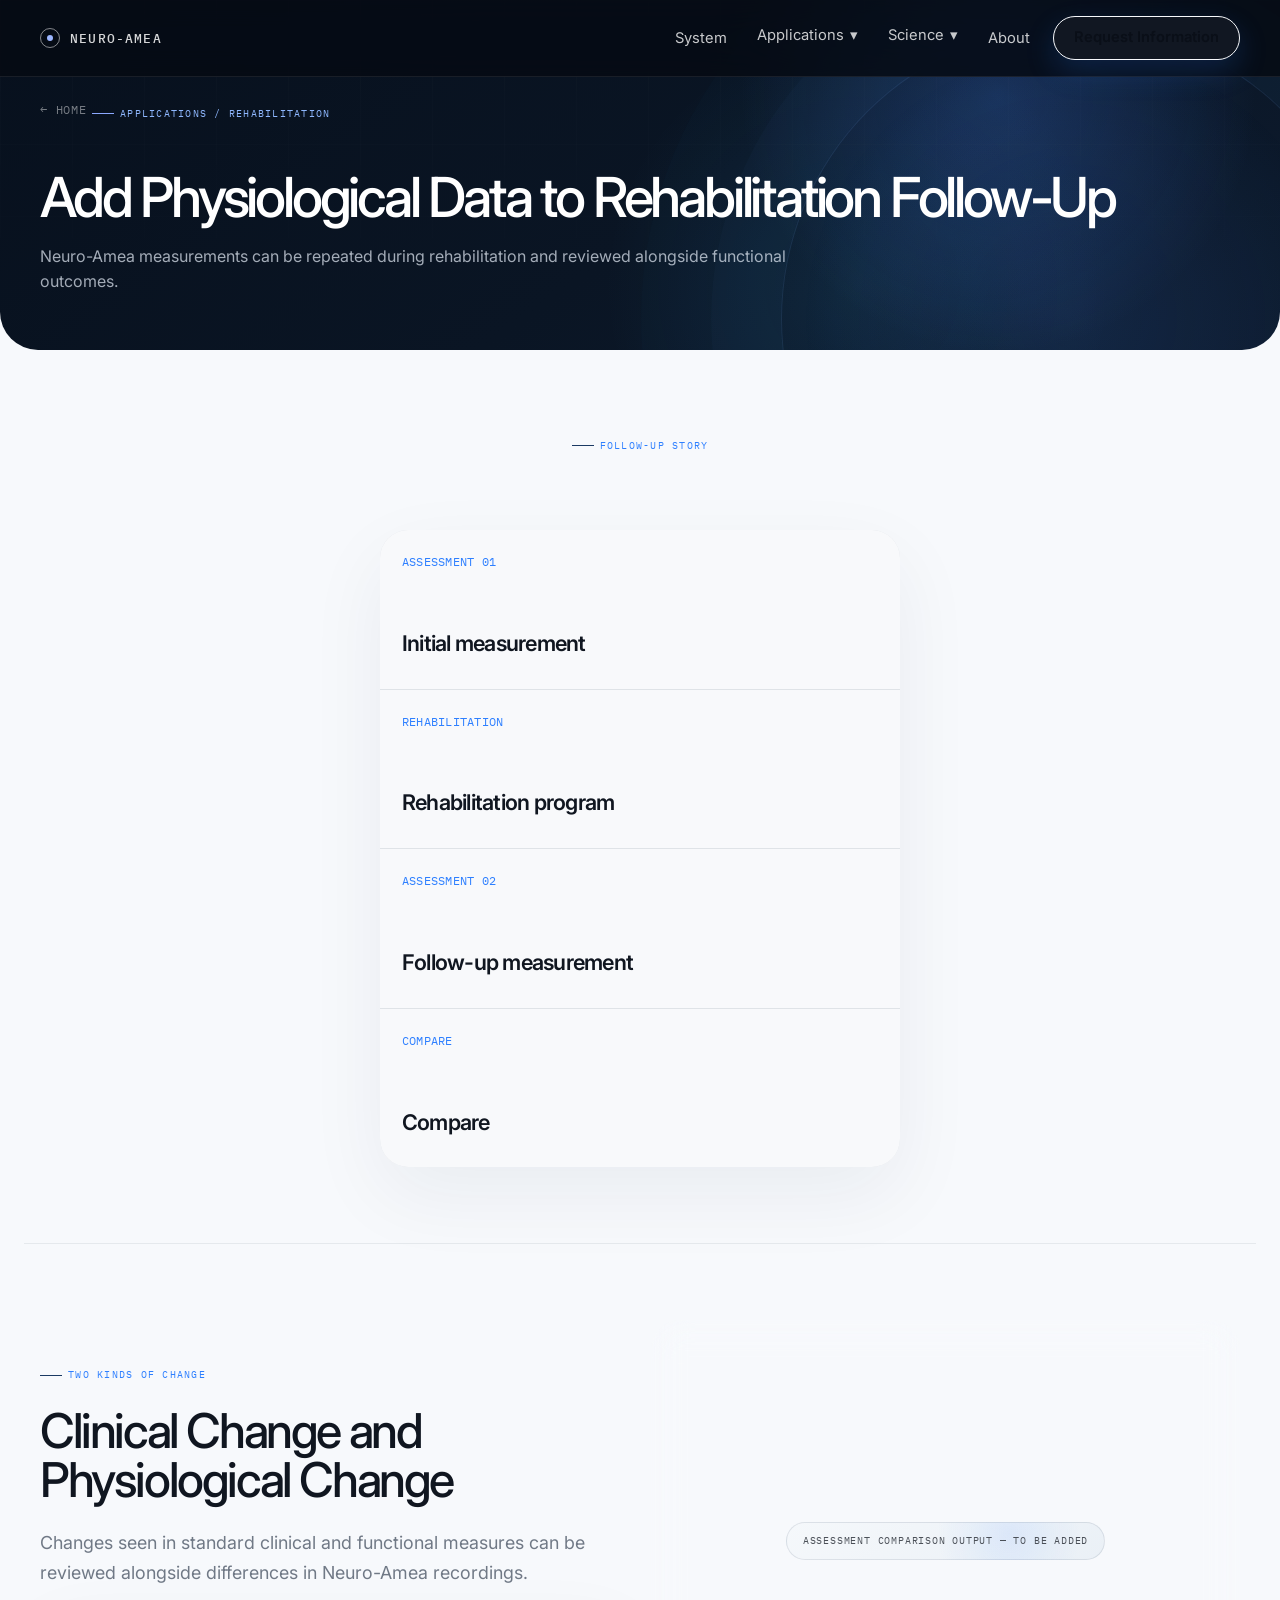
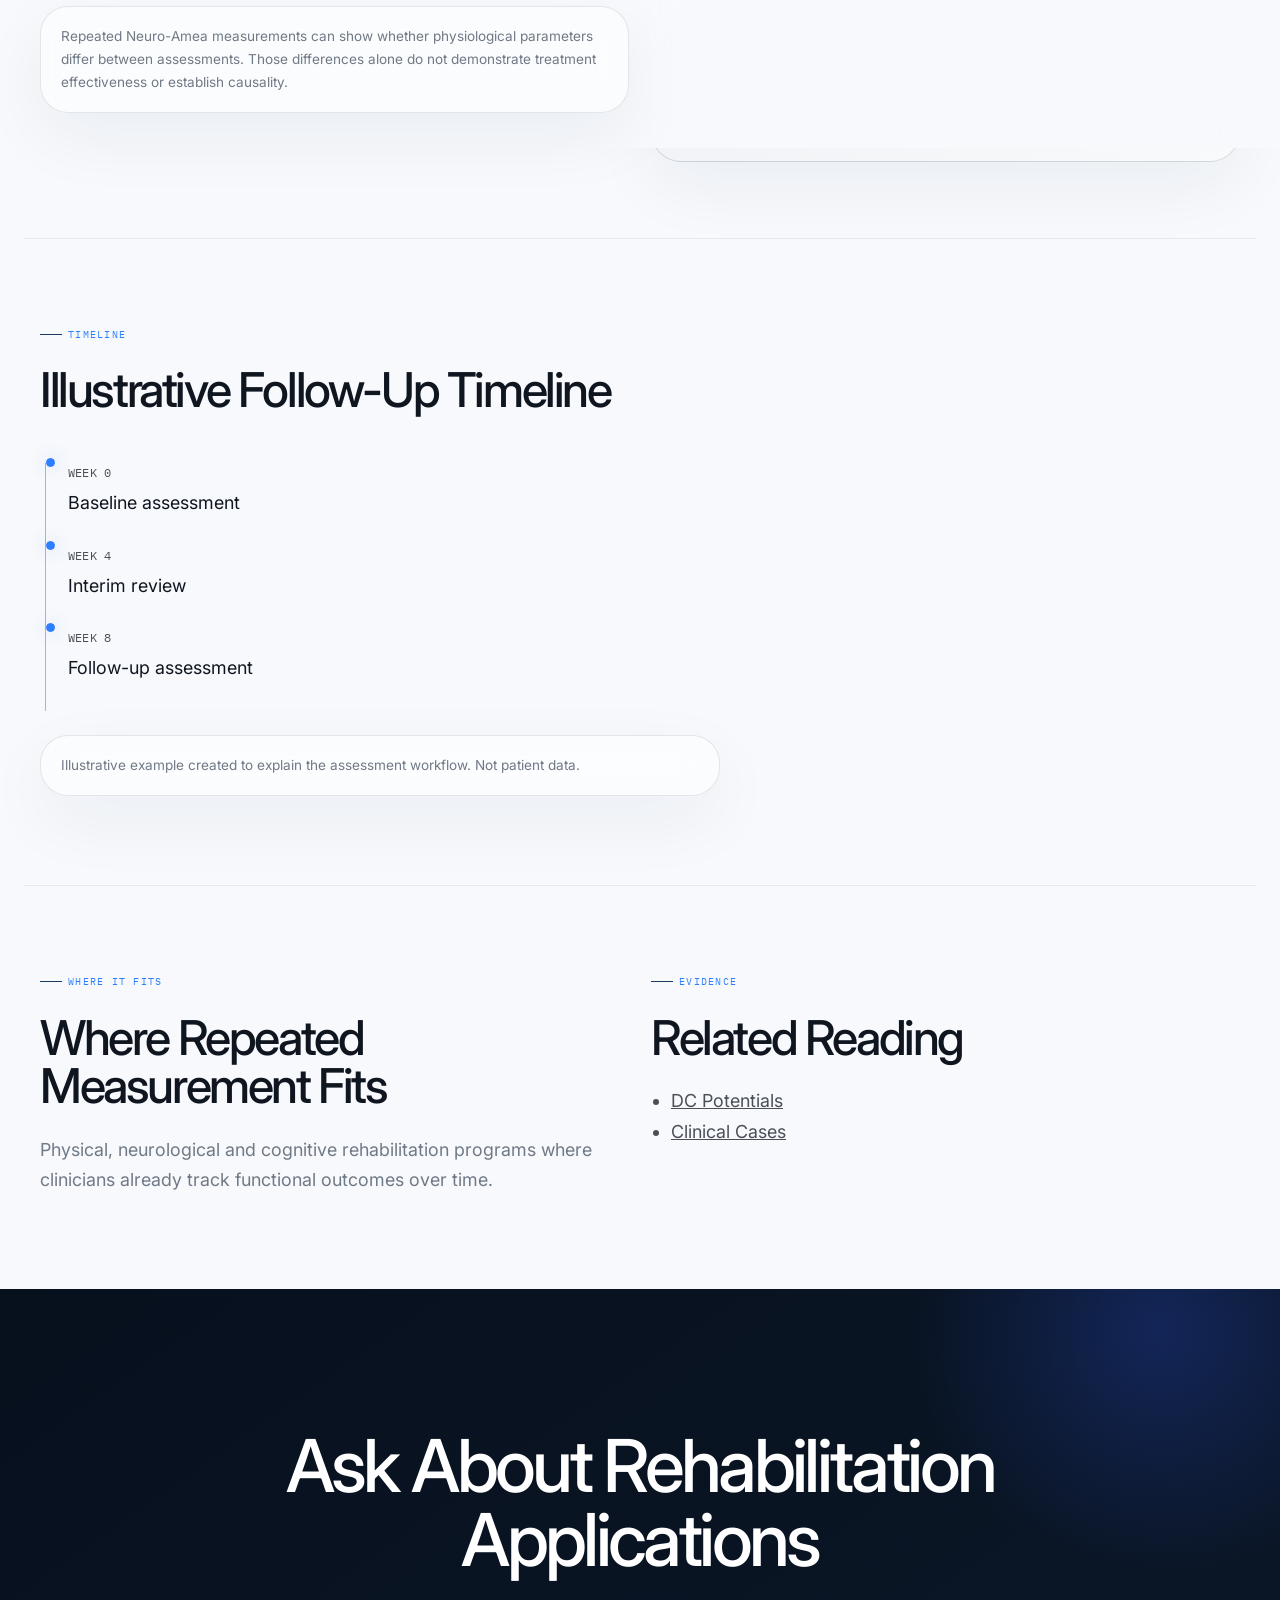
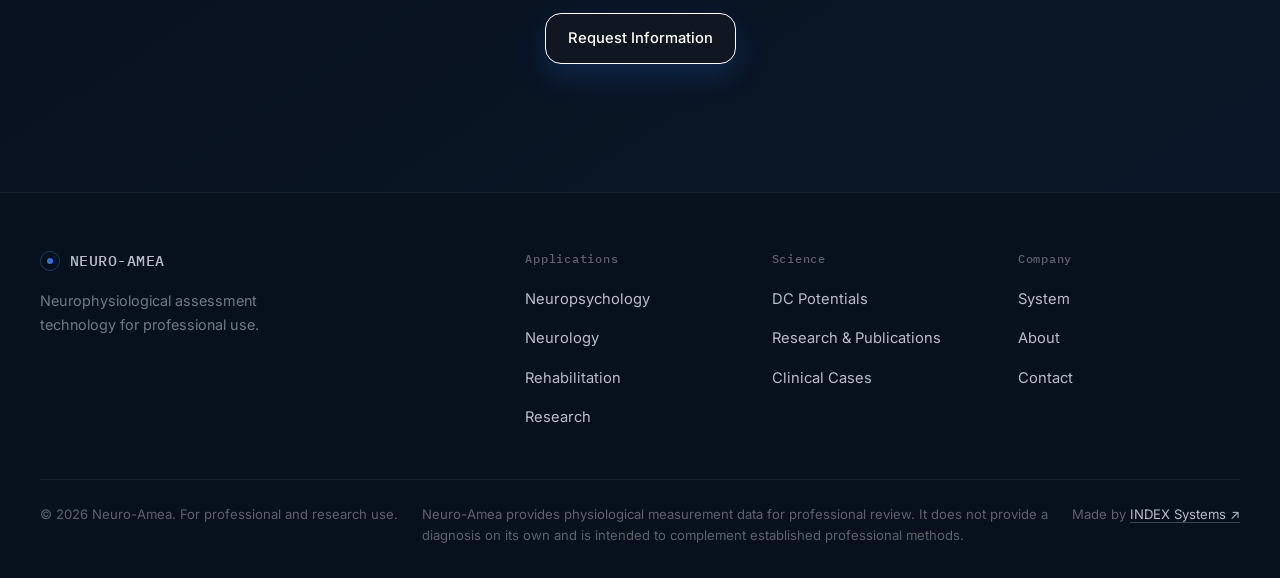
<file: applications/rehabilitation/index.html>
<!doctype html>
<html lang="en">
<head>
<meta charset="utf-8">
<title>Rehabilitation — Neuro-Amea Applications</title>
<meta name="description" content="Using repeated Neuro-Amea measurements alongside functional outcomes across a course of rehabilitation.">
<link rel="canonical" href="/applications/rehabilitation/">
<meta property="og:title" content="Rehabilitation — Neuro-Amea Applications">
<meta property="og:description" content="Using repeated Neuro-Amea measurements alongside functional outcomes across a course of rehabilitation.">
<meta property="og:type" content="website">
<meta name="viewport" content="width=device-width, initial-scale=1">
<link rel="stylesheet" href="../../assets/css/style.css">
</head>
<body class="internal-v2">
<a class="skip-link" href="#main">Skip to content</a>

<header class="site-header">
  <div class="wrap nav-row">
    <a class="logo" href="../../"><span class="logo-mark" aria-hidden="true"></span>NEURO-AMEA</a>
    <nav class="primary-nav" id="primary-nav">
      <ul>
        <li><a href="../../system/">System</a></li>
        <li class="has-dropdown">
          <button class="nav-btn" aria-expanded="false">Applications <span aria-hidden="true">▾</span></button>
          <div class="dropdown">
            <a href="../../applications/neuropsychology/">Neuropsychology<small>Cognitive & behavioral context</small></a>
            <a href="../../applications/neurology/">Neurology<small>Clinical & neurophysiological context</small></a>
            <a href="../../applications/rehabilitation/" aria-current="page">Rehabilitation<small>Repeated-measurement follow-up</small></a>
            <a href="../../applications/research/">Research<small>Protocol-based DC recording</small></a>
          </div>
        </li>
        <li class="has-dropdown">
          <button class="nav-btn" aria-expanded="false">Science <span aria-hidden="true">▾</span></button>
          <div class="dropdown">
            <a href="../../dc-potentials/">DC Potentials<small>What the signal is</small></a>
            <a href="../../publications/">Research & Publications<small>Literature base</small></a>
            <a href="../../clinical-cases/">Clinical Cases<small>Applied examples</small></a>
          </div>
        </li>
        <li><a href="../../about/">About</a></li>
      </ul>
      <div class="nav-cta">
        <a class="cta" href="../../contact/">Request Information</a>
      </div>
    </nav>
    <button class="menu-toggle" aria-label="Open menu" aria-expanded="false" aria-controls="primary-nav">
      <span></span><span></span><span></span>
    </button>
  </div>
</header>

<main id="main">

<div class="page-hero">
  <div class="wrap">
    <a class="breadcrumb" href="../../">← Home</a>
    <p class="eyebrow">APPLICATIONS / REHABILITATION</p>
    <h1>Add Physiological Data to Rehabilitation Follow-Up</h1>
    <p class="lede">Neuro-Amea measurements can be repeated during rehabilitation and reviewed alongside functional outcomes.</p>
  </div>
</div>

<section>
  <div class="wrap">
    <div class="section-head center"><p class="eyebrow">FOLLOW-UP STORY</p></div>
    <div class="chain reveal" style="flex-direction:column; max-width:520px; margin:0 auto;">
      <div class="chain-step"><span class="data-label">ASSESSMENT 01</span><h4>Initial measurement</h4></div>
      <div class="chain-step"><span class="data-label">REHABILITATION</span><h4>Rehabilitation program</h4></div>
      <div class="chain-step"><span class="data-label">ASSESSMENT 02</span><h4>Follow-up measurement</h4></div>
      <div class="chain-step"><span class="data-label">COMPARE</span><h4>Compare</h4></div>
    </div>
  </div>
</section>

<hr class="hr">

<section>
  <div class="wrap grid grid-2" style="align-items:center;">
    <div>
      <p class="eyebrow">TWO KINDS OF CHANGE</p>
      <h2>Clinical Change and Physiological Change</h2>
      <p>Changes seen in standard clinical and functional measures can be reviewed alongside differences in Neuro-Amea recordings.</p>
      <p class="notice">Repeated Neuro-Amea measurements can show whether physiological parameters differ between assessments. Those differences alone do not demonstrate treatment effectiveness or establish causality.</p>
    </div>
    <div class="media-frame reveal"><span class="placeholder-label">ASSESSMENT COMPARISON OUTPUT — TO BE ADDED</span></div>
  </div>
</section>

<hr class="hr">

<section>
  <div class="wrap">
    <p class="eyebrow">TIMELINE</p>
    <h2>Illustrative Follow-Up Timeline</h2>
    <div class="timeline">
      <div class="timeline-point"><span class="data-label">WEEK 0</span>Baseline assessment</div>
      <div class="timeline-point"><span class="data-label">WEEK 4</span>Interim review</div>
      <div class="timeline-point"><span class="data-label">WEEK 8</span>Follow-up assessment</div>
    </div>
    <p class="notice" style="margin-top:24px;">Illustrative example created to explain the assessment workflow. Not patient data.</p>
  </div>
</section>

<hr class="hr">

<section>
  <div class="wrap grid grid-2">
    <div>
      <p class="eyebrow">WHERE IT FITS</p>
      <h2>Where Repeated Measurement Fits</h2>
      <p>Physical, neurological and cognitive rehabilitation programs where clinicians already track functional outcomes over time.</p>
    </div>
    <div>
      <p class="eyebrow">EVIDENCE</p>
      <h2>Related Reading</h2>
      <ul style="padding-left:20px; color:var(--c-ink-soft);">
        <li><a href="../../dc-potentials/">DC Potentials</a></li>
        <li><a href="../../clinical-cases/">Clinical Cases</a></li>
      </ul>
    </div>
  </div>
</section>

<section class="final-cta">
  <div class="wrap">
    <div class="section-head center"><h2>Ask About Rehabilitation Applications</h2></div>
    <a class="cta" href="../../contact/">Request Information</a>
  </div>
</section>

</main>
<footer class="site-footer">
  <div class="wrap">
    <div class="footer-grid">
      <div>
        <a class="logo" href="../../"><span class="logo-mark" aria-hidden="true"></span>NEURO-AMEA</a>
        <p style="margin-top:16px; font-size:0.9rem; max-width:32ch;">Neurophysiological assessment technology for professional use.</p>
      </div>
      <div>
        <h4>Applications</h4>
        <ul>
          <li><a href="../../applications/neuropsychology/">Neuropsychology</a></li>
          <li><a href="../../applications/neurology/">Neurology</a></li>
          <li><a href="../../applications/rehabilitation/">Rehabilitation</a></li>
          <li><a href="../../applications/research/">Research</a></li>
        </ul>
      </div>
      <div>
        <h4>Science</h4>
        <ul>
          <li><a href="../../dc-potentials/">DC Potentials</a></li>
          <li><a href="../../publications/">Research & Publications</a></li>
          <li><a href="../../clinical-cases/">Clinical Cases</a></li>
        </ul>
      </div>
      <div>
        <h4>Company</h4>
        <ul>
          <li><a href="../../system/">System</a></li>
          <li><a href="../../about/">About</a></li>
          <li><a href="../../contact/">Contact</a></li>
        </ul>
      </div>
    </div>
    <div class="footer-bottom">
      <span>© 2026 Neuro-Amea. For professional and research use.</span>
      <span>Neuro-Amea provides physiological measurement data for professional review. It does not provide a diagnosis on its own and is intended to complement established professional methods.</span>
    <span class="index-systems-credit">Made by <a href="https://www.index-systems.ru/" target="_blank" rel="noopener">INDEX Systems ↗</a></span></div>
  </div>
</footer>

<script src="../../assets/js/main.js"></script>
</body>
</html>
</file>
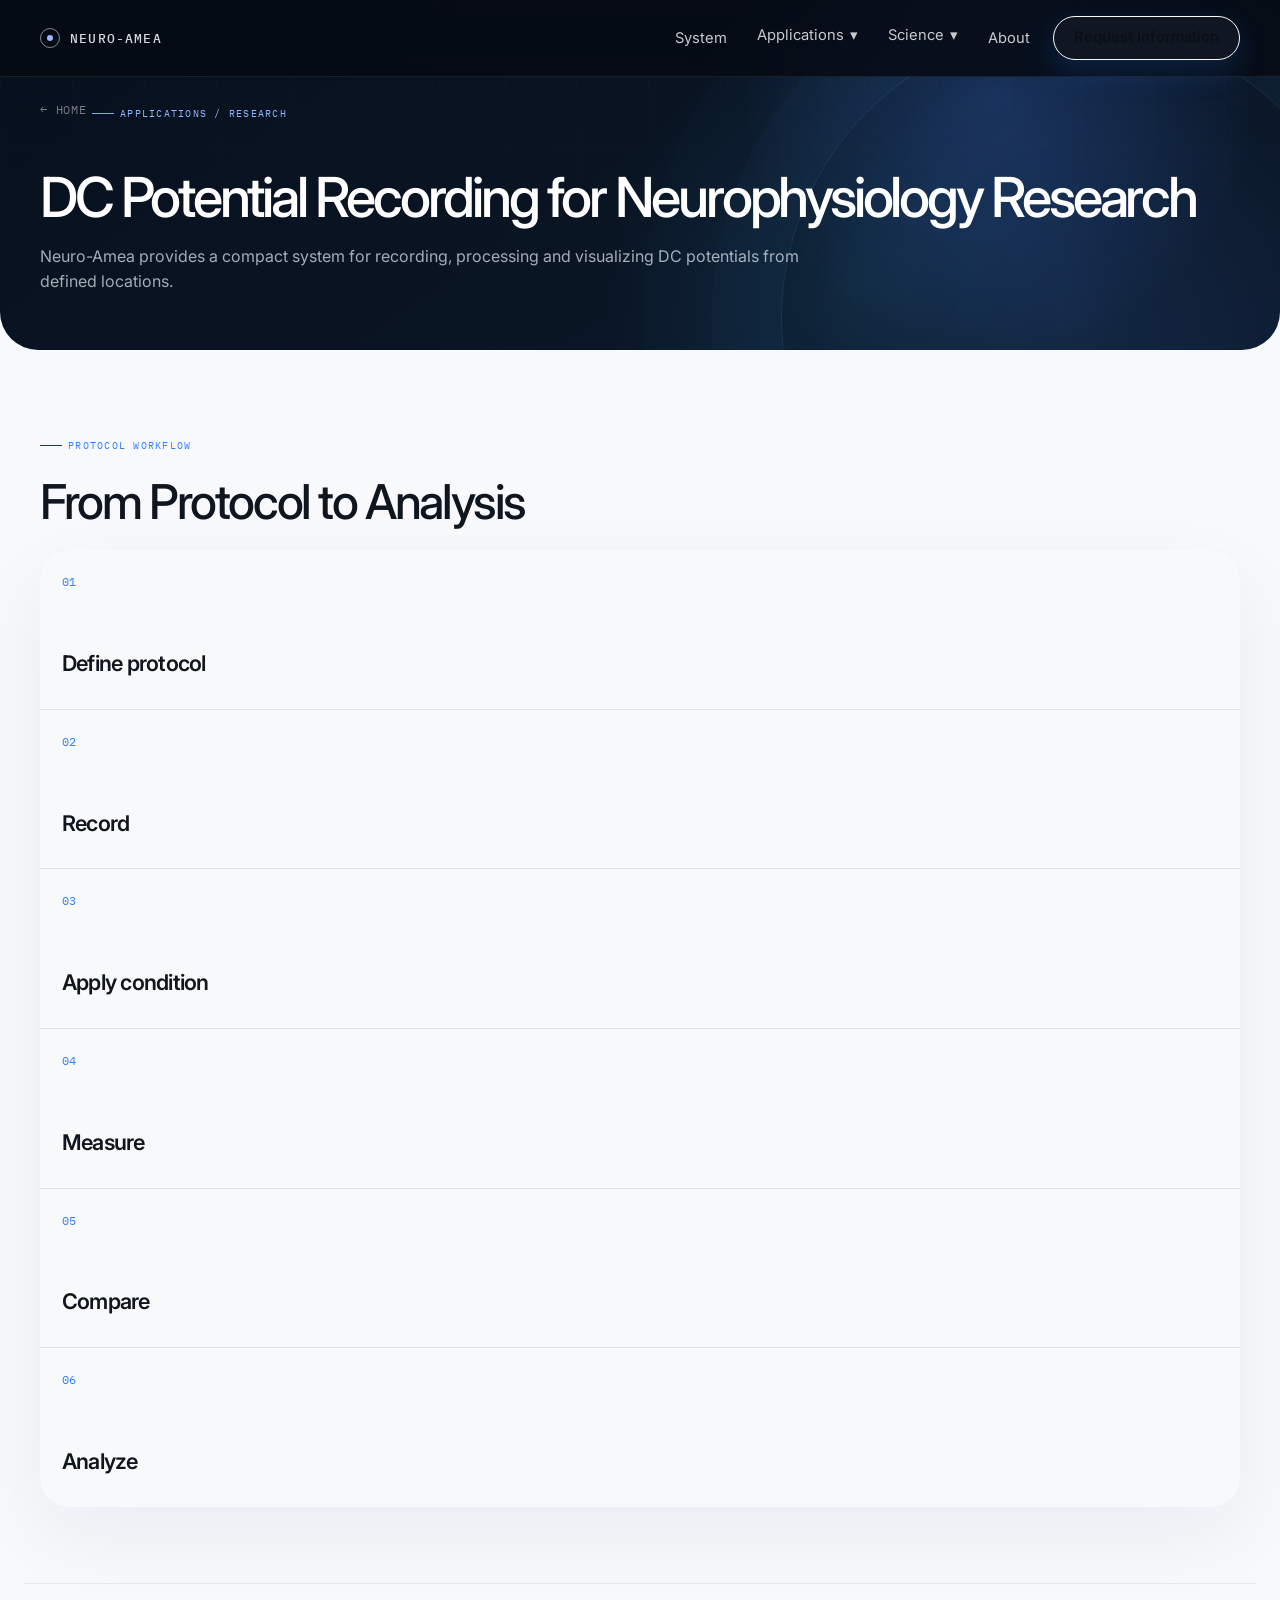
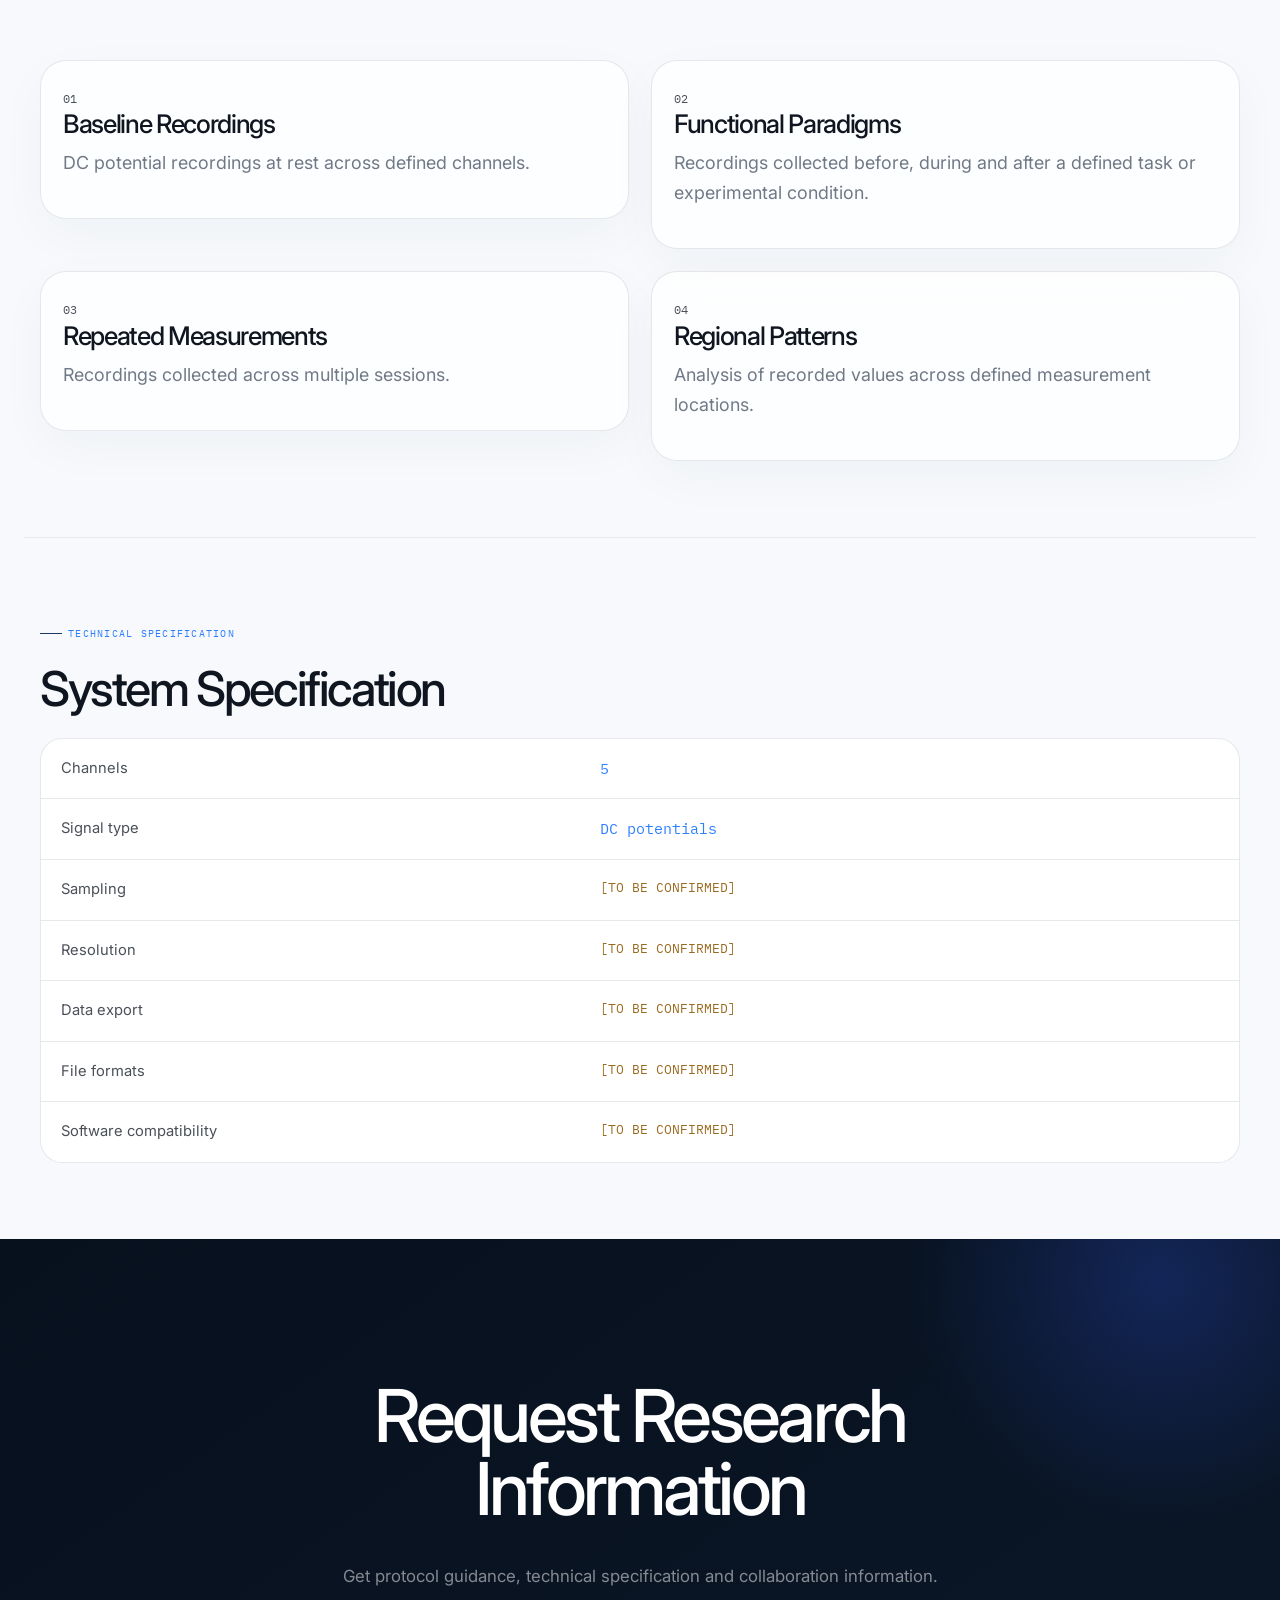
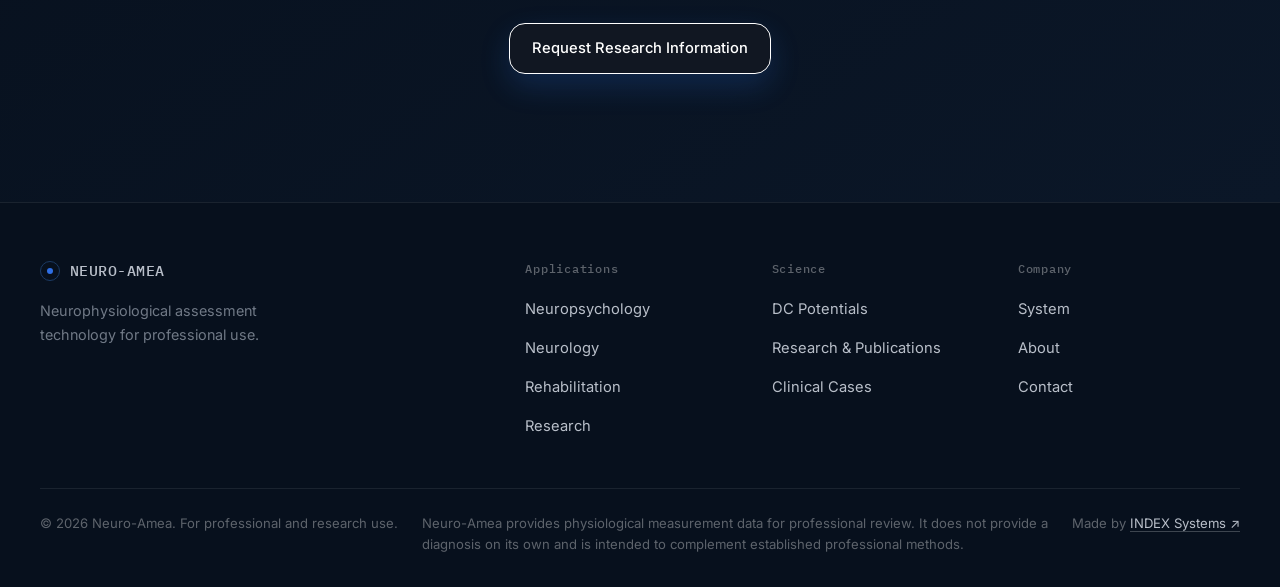
<file: applications/research/index.html>
<!doctype html>
<html lang="en">
<head>
<meta charset="utf-8">
<title>Research — Neuro-Amea Applications</title>
<meta name="description" content="Neuro-Amea for DC potential recording within neurophysiology research protocols: workflow, specification and collaboration.">
<link rel="canonical" href="/applications/research/">
<meta property="og:title" content="Research — Neuro-Amea Applications">
<meta property="og:description" content="Neuro-Amea for DC potential recording within neurophysiology research protocols: workflow, specification and collaboration.">
<meta property="og:type" content="website">
<meta name="viewport" content="width=device-width, initial-scale=1">
<link rel="stylesheet" href="../../assets/css/style.css">
</head>
<body class="internal-v2">
<a class="skip-link" href="#main">Skip to content</a>

<header class="site-header">
  <div class="wrap nav-row">
    <a class="logo" href="../../"><span class="logo-mark" aria-hidden="true"></span>NEURO-AMEA</a>
    <nav class="primary-nav" id="primary-nav">
      <ul>
        <li><a href="../../system/">System</a></li>
        <li class="has-dropdown">
          <button class="nav-btn" aria-expanded="false">Applications <span aria-hidden="true">▾</span></button>
          <div class="dropdown">
            <a href="../../applications/neuropsychology/">Neuropsychology<small>Cognitive & behavioral context</small></a>
            <a href="../../applications/neurology/">Neurology<small>Clinical & neurophysiological context</small></a>
            <a href="../../applications/rehabilitation/">Rehabilitation<small>Repeated-measurement follow-up</small></a>
            <a href="../../applications/research/" aria-current="page">Research<small>Protocol-based DC recording</small></a>
          </div>
        </li>
        <li class="has-dropdown">
          <button class="nav-btn" aria-expanded="false">Science <span aria-hidden="true">▾</span></button>
          <div class="dropdown">
            <a href="../../dc-potentials/">DC Potentials<small>What the signal is</small></a>
            <a href="../../publications/">Research & Publications<small>Literature base</small></a>
            <a href="../../clinical-cases/">Clinical Cases<small>Applied examples</small></a>
          </div>
        </li>
        <li><a href="../../about/">About</a></li>
      </ul>
      <div class="nav-cta">
        <a class="cta" href="../../contact/">Request Information</a>
      </div>
    </nav>
    <button class="menu-toggle" aria-label="Open menu" aria-expanded="false" aria-controls="primary-nav">
      <span></span><span></span><span></span>
    </button>
  </div>
</header>

<main id="main">

<div class="page-hero">
  <div class="wrap">
    <a class="breadcrumb" href="../../">← Home</a>
    <p class="eyebrow">APPLICATIONS / RESEARCH</p>
    <h1>DC Potential Recording for Neurophysiology Research</h1>
    <p class="lede">Neuro-Amea provides a compact system for recording, processing and visualizing DC potentials from defined locations.</p>
  </div>
</div>

<section>
  <div class="wrap">
    <p class="eyebrow">PROTOCOL WORKFLOW</p>
    <h2>From Protocol to Analysis</h2>
    <div class="chain reveal">
      <div class="chain-step"><span class="data-label">01</span><h4>Define protocol</h4></div>
      <div class="chain-step"><span class="data-label">02</span><h4>Record</h4></div>
      <div class="chain-step"><span class="data-label">03</span><h4>Apply condition</h4></div>
      <div class="chain-step"><span class="data-label">04</span><h4>Measure</h4></div>
      <div class="chain-step"><span class="data-label">05</span><h4>Compare</h4></div>
      <div class="chain-step"><span class="data-label">06</span><h4>Analyze</h4></div>
    </div>
  </div>
</section>

<hr class="hr">

<section>
  <div class="wrap grid grid-2">
    <div class="plain-card"><span class="data-label">01</span><h3>Baseline Recordings</h3><p>DC potential recordings at rest across defined channels.</p></div>
    <div class="plain-card"><span class="data-label">02</span><h3>Functional Paradigms</h3><p>Recordings collected before, during and after a defined task or experimental condition.</p></div>
    <div class="plain-card"><span class="data-label">03</span><h3>Repeated Measurements</h3><p>Recordings collected across multiple sessions.</p></div>
    <div class="plain-card"><span class="data-label">04</span><h3>Regional Patterns</h3><p>Analysis of recorded values across defined measurement locations.</p></div>
  </div>
</section>

<hr class="hr">

<section>
  <div class="wrap">
    <p class="eyebrow">TECHNICAL SPECIFICATION</p>
    <h2>System Specification</h2>
    <table class="spec-table">
      <tr><td>Channels</td><td class="data-value">5</td></tr>
      <tr><td>Signal type</td><td class="data-value">DC potentials</td></tr>
      <tr><td>Sampling</td><td class="tbc">[TO BE CONFIRMED]</td></tr>
      <tr><td>Resolution</td><td class="tbc">[TO BE CONFIRMED]</td></tr>
      <tr><td>Data export</td><td class="tbc">[TO BE CONFIRMED]</td></tr>
      <tr><td>File formats</td><td class="tbc">[TO BE CONFIRMED]</td></tr>
      <tr><td>Software compatibility</td><td class="tbc">[TO BE CONFIRMED]</td></tr>
    </table>
  </div>
</section>

<section class="final-cta">
  <div class="wrap">
    <div class="section-head center"><h2>Request Research Information</h2><p class="lede" style="margin:0 auto;">Get protocol guidance, technical specification and collaboration information.</p></div>
    <a class="cta" href="../../contact/">Request Research Information</a>
  </div>
</section>

</main>
<footer class="site-footer">
  <div class="wrap">
    <div class="footer-grid">
      <div>
        <a class="logo" href="../../"><span class="logo-mark" aria-hidden="true"></span>NEURO-AMEA</a>
        <p style="margin-top:16px; font-size:0.9rem; max-width:32ch;">Neurophysiological assessment technology for professional use.</p>
      </div>
      <div>
        <h4>Applications</h4>
        <ul>
          <li><a href="../../applications/neuropsychology/">Neuropsychology</a></li>
          <li><a href="../../applications/neurology/">Neurology</a></li>
          <li><a href="../../applications/rehabilitation/">Rehabilitation</a></li>
          <li><a href="../../applications/research/">Research</a></li>
        </ul>
      </div>
      <div>
        <h4>Science</h4>
        <ul>
          <li><a href="../../dc-potentials/">DC Potentials</a></li>
          <li><a href="../../publications/">Research & Publications</a></li>
          <li><a href="../../clinical-cases/">Clinical Cases</a></li>
        </ul>
      </div>
      <div>
        <h4>Company</h4>
        <ul>
          <li><a href="../../system/">System</a></li>
          <li><a href="../../about/">About</a></li>
          <li><a href="../../contact/">Contact</a></li>
        </ul>
      </div>
    </div>
    <div class="footer-bottom">
      <span>© 2026 Neuro-Amea. For professional and research use.</span>
      <span>Neuro-Amea provides physiological measurement data for professional review. It does not provide a diagnosis on its own and is intended to complement established professional methods.</span>
    <span class="index-systems-credit">Made by <a href="https://www.index-systems.ru/" target="_blank" rel="noopener">INDEX Systems ↗</a></span></div>
  </div>
</footer>

<script src="../../assets/js/main.js"></script>
</body>
</html>
</file>
<file: assets/css/style.css>
/* ==========================================================================
   NEURO-AMEA — DESIGN SYSTEM
   Scientific instrument × premium technology × medical editorial
   ========================================================================== */

@import url('https://fonts.googleapis.com/css2?family=Newsreader:ital,opsz,wght@0,6..72,400;0,6..72,500;0,6..72,600;1,6..72,400&family=Inter:wght@400;500;600&family=IBM+Plex+Mono:wght@400;500&display=swap');

:root{
  /* --- color --- */
  --c-paper:      #F6F5F1;   /* neutral, slightly warm white */
  --c-paper-alt:  #EFEEEA;
  --c-ink:        #14171B;   /* near-black typography */
  --c-ink-soft:   #4B5058;
  --c-line:       #D8DAD9;   /* cold light gray, hairlines */
  --c-line-soft:  #E7E8E6;
  --c-blue-deep:  #1B3A63;   /* deep neurological blue — primary accent */
  --c-blue-elec:  #2F6FE4;   /* spectral / electric blue — data only */
  --c-blue-mist:  #EBF0F8;
  --c-white:      #FFFFFF;
  --c-amber-data: #C77B2E;   /* reserved for genuine data maps only */

  /* --- type --- */
  --f-editorial: 'Newsreader', Georgia, serif;
  --f-interface: 'Inter', -apple-system, BlinkMacSystemFont, sans-serif;
  --f-data:      'IBM Plex Mono', ui-monospace, monospace;

  /* --- scale --- */
  --step-1: clamp(0.85rem, 0.82rem + 0.15vw, 0.95rem);
  --step0:  clamp(1rem, 0.96rem + 0.2vw, 1.125rem);
  --step1:  clamp(1.2rem, 1.1rem + 0.4vw, 1.4rem);
  --step2:  clamp(1.6rem, 1.4rem + 0.9vw, 2.1rem);
  --step3:  clamp(2.1rem, 1.8rem + 1.6vw, 3rem);
  --step4:  clamp(2.6rem, 2.1rem + 2.6vw, 4.2rem);

  --radius: 2px;
  --container: 1240px;
  --gutter: clamp(20px, 4vw, 64px);
}

*,*::before,*::after{ box-sizing:border-box; }
html{ scroll-behavior:smooth; }
@media (prefers-reduced-motion: reduce){
  html{ scroll-behavior:auto; }
  *,*::before,*::after{ animation-duration:0.001ms !important; animation-iteration-count:1 !important; transition-duration:0.001ms !important; scroll-behavior:auto !important; }
}

body{
  margin:0;
  background:var(--c-paper);
  color:var(--c-ink);
  font-family:var(--f-interface);
  font-size:var(--step0);
  line-height:1.6;
  -webkit-font-smoothing:antialiased;
}

img{ max-width:100%; display:block; }
a{ color:inherit; }
button{ font-family:inherit; }

h1,h2,h3{
  font-family:var(--f-editorial);
  font-weight:500;
  line-height:1.12;
  margin:0 0 0.5em;
  letter-spacing:-0.01em;
}
h1{ font-size:var(--step4); }
h2{ font-size:var(--step3); }
h3{ font-size:var(--step2); font-weight:500; }

p{ margin:0 0 1em; max-width:60ch; color:var(--c-ink-soft); }
.lede{ font-size:var(--step1); color:var(--c-ink); max-width:52ch; }

.eyebrow{
  font-family:var(--f-data);
  font-size:0.78rem;
  letter-spacing:0.08em;
  color:var(--c-blue-deep);
  display:inline-flex;
  align-items:center;
  gap:0.6em;
  margin-bottom:1.1em;
}
.eyebrow::before{
  content:'';
  width:22px; height:1px;
  background:var(--c-blue-deep);
  display:inline-block;
}

.data-label{
  font-family:var(--f-data);
  font-size:0.78rem;
  color:var(--c-ink-soft);
  letter-spacing:0.02em;
}
.data-value{
  font-family:var(--f-data);
  color:var(--c-blue-elec);
}

/* --- layout --- */
.wrap{
  max-width:var(--container);
  margin:0 auto;
  padding-left:var(--gutter);
  padding-right:var(--gutter);
}
section{ padding:clamp(64px,9vw,128px) 0; }
.section-tight{ padding:clamp(40px,6vw,72px) 0; }
.hr{ border:none; border-top:1px solid var(--c-line); margin:0; }

.grid{ display:grid; gap:var(--gutter); }
.grid-2{ grid-template-columns:1fr 1fr; }
.grid-3{ grid-template-columns:repeat(3,1fr); }
.grid-4{ grid-template-columns:repeat(4,1fr); }
@media (max-width: 900px){
  .grid-2,.grid-3,.grid-4{ grid-template-columns:1fr; }
}

/* --- header / nav --- */
.site-header{
  position:sticky; top:0; z-index:50;
  background:rgba(246,245,241,0.92);
  backdrop-filter:saturate(140%) blur(6px);
  border-bottom:1px solid var(--c-line);
}
.nav-row{
  display:flex; align-items:center; justify-content:space-between;
  height:76px;
}
.logo{
  font-family:var(--f-data);
  font-weight:500;
  font-size:0.98rem;
  letter-spacing:0.03em;
  text-decoration:none;
  color:var(--c-ink);
  display:flex; align-items:center; gap:10px;
}
.logo-mark{
  width:20px; height:20px;
  border:1px solid var(--c-blue-deep);
  border-radius:50%;
  position:relative;
  flex:none;
}
.logo-mark::after{
  content:'';
  position:absolute; left:50%; top:50%;
  width:6px; height:6px;
  background:var(--c-blue-elec);
  border-radius:50%;
  transform:translate(-50%,-50%);
}

.primary-nav{ display:flex; align-items:center; gap:2px; }
.primary-nav > ul{ list-style:none; display:flex; gap:4px; margin:0; padding:0; }
.primary-nav a, .nav-btn{
  font-size:0.92rem;
  text-decoration:none;
  color:var(--c-ink);
  padding:10px 14px;
  display:inline-flex; align-items:center; gap:6px;
  border-radius:var(--radius);
  background:none; border:none; cursor:pointer;
}
.primary-nav a:hover, .nav-btn:hover{ color:var(--c-blue-deep); }
.has-dropdown{ position:relative; }
.dropdown{
  position:absolute; top:100%; left:0;
  background:var(--c-white);
  border:1px solid var(--c-line);
  min-width:240px;
  padding:8px;
  opacity:0; visibility:hidden; transform:translateY(4px);
  transition:opacity .15s ease, transform .15s ease, visibility .15s;
}
.has-dropdown:hover .dropdown,
.has-dropdown:focus-within .dropdown{ opacity:1; visibility:visible; transform:translateY(0); }
.dropdown a{
  display:flex; flex-direction:column; align-items:flex-start; gap:2px;
  padding:10px 12px;
}
.dropdown a small{ color:var(--c-ink-soft); font-size:0.8rem; font-weight:400; }

.cta{
  font-family:var(--f-interface);
  font-weight:500;
  font-size:0.92rem;
  text-decoration:none;
  color:var(--c-white);
  background:var(--c-blue-deep);
  padding:11px 20px;
  border-radius:var(--radius);
  border:1px solid var(--c-blue-deep);
  display:inline-block;
  transition:background .18s ease, color .18s ease;
}
.cta:hover{ background:#14294a; }
.cta-ghost{
  color:var(--c-ink);
  background:transparent;
  border:1px solid var(--c-line);
}
.cta-ghost:hover{ border-color:var(--c-blue-deep); color:var(--c-blue-deep); background:transparent; }

.nav-cta{ display:flex; align-items:center; gap:8px; }
.menu-toggle{
  display:none;
  background:none; border:none; cursor:pointer;
  width:36px; height:36px;
  position:relative;
}
.menu-toggle span{
  position:absolute; left:8px; right:8px; height:1px; background:var(--c-ink);
}
.menu-toggle span:nth-child(1){ top:14px; }
.menu-toggle span:nth-child(2){ top:19px; }
.menu-toggle span:nth-child(3){ top:24px; }

@media (max-width: 980px){
  .primary-nav{
    position:fixed; inset:76px 0 0 0;
    background:var(--c-paper);
    flex-direction:column;
    align-items:stretch;
    padding:24px var(--gutter);
    transform:translateX(100%);
    transition:transform .25s ease;
    overflow-y:auto;
  }
  .primary-nav.open{ transform:translateX(0); }
  .primary-nav > ul{ flex-direction:column; gap:0; }
  .primary-nav a, .nav-btn{ width:100%; padding:16px 4px; border-bottom:1px solid var(--c-line-soft); justify-content:space-between; }
  .dropdown{ position:static; border:none; opacity:1; visibility:visible; transform:none; display:none; padding:0 0 0 12px; }
  .has-dropdown.open .dropdown{ display:block; }
  .nav-cta{ margin-top:20px; }
  .menu-toggle{ display:block; }
}

/* --- footer --- */
.site-footer{
  border-top:1px solid var(--c-line);
  padding:56px 0 32px;
  background:var(--c-paper-alt);
}
.footer-grid{ display:grid; grid-template-columns:1.4fr repeat(3,1fr); gap:40px; margin-bottom:48px; }
@media (max-width:800px){ .footer-grid{ grid-template-columns:1fr 1fr; } }
.footer-grid h4{ font-family:var(--f-data); font-size:0.78rem; letter-spacing:0.06em; color:var(--c-ink-soft); margin:0 0 14px; font-weight:500; }
.footer-grid ul{ list-style:none; margin:0; padding:0; display:flex; flex-direction:column; gap:9px; }
.footer-grid a{ text-decoration:none; font-size:0.92rem; color:var(--c-ink); }
.footer-grid a:hover{ color:var(--c-blue-deep); }
.footer-bottom{
  display:flex; justify-content:space-between; align-items:center;
  padding-top:24px; border-top:1px solid var(--c-line);
  font-size:0.82rem; color:var(--c-ink-soft); flex-wrap:wrap; gap:12px;
}

/* --- buttons row --- */
.btn-row{ display:flex; gap:14px; flex-wrap:wrap; align-items:center; }

/* --- cards (used sparingly) --- */
.plain-card{
  border:1px solid var(--c-line);
  padding:28px;
}
.plain-card h3{ font-size:var(--step1); margin-bottom:0.4em; }

/* --- process chain --- */
.chain{
  display:flex; align-items:stretch; gap:0;
  border:1px solid var(--c-line);
}
.chain-step{
  flex:1; padding:28px 22px; position:relative;
  border-right:1px solid var(--c-line);
}
.chain-step:last-child{ border-right:none; }
.chain-step .data-label{ display:block; margin-bottom:10px; }
.chain-step h4{ font-family:var(--f-interface); font-size:1rem; font-weight:600; margin:0 0 6px; }
.chain-step p{ font-size:0.9rem; margin:0; max-width:none; }
.chain-arrow{
  display:none;
}
@media (max-width:900px){
  .chain{ flex-direction:column; }
  .chain-step{ border-right:none; border-bottom:1px solid var(--c-line); }
  .chain-step:last-child{ border-bottom:none; }
}

/* --- placeholder media block --- */
.media-frame{
  border:1px solid var(--c-line);
  background:
    repeating-linear-gradient(135deg, var(--c-paper-alt), var(--c-paper-alt) 10px, var(--c-line-soft) 10px, var(--c-line-soft) 11px);
  aspect-ratio:4/3;
  display:flex; align-items:center; justify-content:center;
  text-align:center;
  position:relative;
  overflow:hidden;
}
.media-frame .placeholder-label{
  font-family:var(--f-data);
  font-size:0.78rem;
  letter-spacing:0.04em;
  color:var(--c-ink-soft);
  background:var(--c-paper);
  border:1px solid var(--c-line);
  padding:10px 16px;
  max-width:80%;
}
.media-frame.wide{ aspect-ratio:16/10; }
.media-frame.square{ aspect-ratio:1/1; }

/* technical annotation dots */
.annot{
  position:absolute;
  font-family:var(--f-data);
  font-size:0.72rem;
  color:var(--c-blue-deep);
  display:flex; align-items:center; gap:6px;
}
.annot::before{ content:''; width:5px; height:5px; border-radius:50%; background:var(--c-blue-elec); }

/* --- diagram nodes (value/equation composition) --- */
.equation{
  display:flex; align-items:center; justify-content:center; gap:20px;
  flex-wrap:wrap; text-align:center;
  padding:40px 0;
}
.eq-item{
  font-family:var(--f-interface); font-weight:500; font-size:0.95rem;
  border:1px solid var(--c-line);
  padding:20px 24px;
  min-width:170px;
}
.eq-item .data-label{ display:block; margin-bottom:6px; }
.eq-op{ font-family:var(--f-editorial); font-size:1.6rem; color:var(--c-ink-soft); }
.eq-result{
  border:1px solid var(--c-blue-deep);
  background:var(--c-blue-mist);
}

/* --- timeline (baseline/functional/followup) --- */
.timeline{
  display:flex; border-top:1px solid var(--c-ink); position:relative; margin-top:40px;
}
.timeline-point{ flex:1; padding-top:16px; position:relative; }
.timeline-point::before{
  content:''; position:absolute; top:-5px; left:0;
  width:9px; height:9px; border-radius:50%;
  background:var(--c-paper); border:1px solid var(--c-ink);
}
.timeline-point .data-label{ display:block; margin-bottom:6px; }

/* --- table --- */
.spec-table{ width:100%; border-collapse:collapse; }
.spec-table tr{ border-bottom:1px solid var(--c-line); }
.spec-table td{ padding:16px 4px; font-size:0.92rem; }
.spec-table td:first-child{ color:var(--c-ink-soft); width:45%; }
.spec-table td.tbc{ font-family:var(--f-data); font-size:0.8rem; color:#9A6A20; }

/* --- reveal-on-scroll --- */
.reveal{ opacity:0; transform:translateY(14px); transition:opacity .6s ease, transform .6s ease; }
.reveal.is-visible{ opacity:1; transform:translateY(0); }

/* --- section heading block --- */
.section-head{ max-width:640px; margin-bottom:48px; }
.section-head.center{ margin-left:auto; margin-right:auto; text-align:center; }

/* --- hero --- */
.hero{ padding-top:clamp(48px,7vw,88px); padding-bottom:clamp(56px,7vw,96px); }
.hero-grid{ display:grid; grid-template-columns:1.05fr 0.95fr; gap:var(--gutter); align-items:center; }
@media (max-width:980px){ .hero-grid{ grid-template-columns:1fr; } }
.hero-meta{ font-family:var(--f-data); font-size:0.8rem; color:var(--c-ink-soft); margin-top:28px; }

/* generic small caps line already covered by .hero-meta; avoid literal uppercase text-transform overuse elsewhere */

.badge-list{ display:flex; gap:10px; flex-wrap:wrap; margin-top:20px; }
.badge{
  font-family:var(--f-data); font-size:0.76rem; color:var(--c-blue-deep);
  border:1px solid var(--c-line); padding:6px 10px;
}

/* --- app pillars small nav cards on home --- */
.app-list{ list-style:none; margin:0; padding:0; border-top:1px solid var(--c-line); }
.app-row{
  display:grid; grid-template-columns:120px 1fr auto; gap:24px; align-items:center;
  padding:26px 0; border-bottom:1px solid var(--c-line);
  text-decoration:none; color:var(--c-ink);
}
.app-row:hover .app-row-title{ color:var(--c-blue-deep); }
.app-row-num{ font-family:var(--f-data); color:var(--c-ink-soft); font-size:0.85rem; }
.app-row-title{ font-family:var(--f-editorial); font-size:1.3rem; }
.app-row-desc{ font-size:0.9rem; color:var(--c-ink-soft); grid-column:1/-1; margin-top:-8px; }
@media (max-width:700px){
  .app-row{ grid-template-columns:1fr auto; }
  .app-row-num{ display:none; }
}

/* --- page hero (secondary pages) --- */
.page-hero{ padding:56px 0 40px; border-bottom:1px solid var(--c-line); }
.breadcrumb{ font-family:var(--f-data); font-size:0.78rem; color:var(--c-ink-soft); margin-bottom:20px; text-decoration:none; display:inline-block; }
.breadcrumb:hover{ color:var(--c-blue-deep); }

/* --- final cta --- */
.final-cta{ text-align:center; border-top:1px solid var(--c-line); }
.final-cta .section-head{ margin-left:auto; margin-right:auto; }

/* --- illustrative notice --- */
.notice{
  font-size:0.85rem; color:var(--c-ink-soft);
  border-left:2px solid var(--c-line);
  padding:10px 16px;
  font-style:italic;
}

/* --- form --- */
.form-grid{ display:grid; grid-template-columns:1fr 1fr; gap:20px; }
@media (max-width:700px){ .form-grid{ grid-template-columns:1fr; } }
.field{ display:flex; flex-direction:column; gap:8px; }
.field.full{ grid-column:1/-1; }
.field label{ font-size:0.85rem; color:var(--c-ink-soft); }
.field input, .field select, .field textarea{
  font-family:var(--f-interface); font-size:0.95rem;
  border:1px solid var(--c-line); background:var(--c-white);
  padding:12px 14px; border-radius:var(--radius); color:var(--c-ink);
}
.field input:focus, .field select:focus, .field textarea:focus{
  outline:2px solid var(--c-blue-elec); outline-offset:1px; border-color:var(--c-blue-deep);
}
.checkbox-group{ display:flex; flex-wrap:wrap; gap:10px; }
.checkbox-group label{
  display:flex; align-items:center; gap:8px;
  border:1px solid var(--c-line); padding:9px 14px; font-size:0.88rem; color:var(--c-ink);
  cursor:pointer;
}
.checkbox-group input{ accent-color:var(--c-blue-deep); }

/* focus visibility */
a:focus-visible, button:focus-visible, input:focus-visible, textarea:focus-visible, select:focus-visible{
  outline:2px solid var(--c-blue-elec); outline-offset:2px;
}

.skip-link{
  position:absolute; left:-999px; top:0; background:var(--c-blue-deep); color:#fff; padding:10px 16px; z-index:100;
}
.skip-link:focus{ left:16px; top:16px; }

/* ==========================================================================
   HOME V2 — NEO MODERN FUTURISTIC / APPLE-LIKE PRODUCT DIRECTION
   Scoped to .home-v2 so internal pages remain untouched.
   ========================================================================== */
.home-v2{
  --neo-black:#080b10;
  --neo-black-2:#0e131b;
  --neo-ink:#111722;
  --neo-muted:#6f7785;
  --neo-line:rgba(16,25,40,.13);
  --neo-blue:#315eff;
  --neo-blue-2:#7ba3ff;
  --neo-ice:#eef3ff;
  --neo-white:#f8f9fb;
  background:#f5f6f8;
  font-family:var(--f-interface);
  color:var(--neo-ink);
}
.home-v2 h1,.home-v2 h2,.home-v2 h3{font-family:var(--f-interface);letter-spacing:-.055em;font-weight:500;}
.home-v2 p{color:inherit;}
.home-v2 .wrap{max-width:1440px;padding-left:clamp(22px,4.2vw,72px);padding-right:clamp(22px,4.2vw,72px);}
.home-v2 .home-header{position:absolute;top:0;left:0;right:0;background:transparent;border:0;color:#fff;backdrop-filter:none;}
.home-v2 .home-header .logo,.home-v2 .home-header .primary-nav a,.home-v2 .home-header .nav-btn{color:rgba(255,255,255,.86);}
.home-v2 .home-header .logo-mark{border-color:rgba(255,255,255,.52);}
.home-v2 .home-header .logo-mark::after{background:#9cb6ff;}
.home-v2 .home-header .cta{background:#fff;border-color:#fff;color:#0b0f15;border-radius:999px;padding:10px 18px;}
.home-v2 .home-header .dropdown{background:rgba(13,17,24,.96);border:1px solid rgba(255,255,255,.1);backdrop-filter:blur(18px);}
.home-v2 .home-header .dropdown small{color:rgba(255,255,255,.45);}
.home-v2 .home-header .menu-toggle span{background:#fff;}
.home-v2 .nav-row{height:82px;}
.home-v2 .logo{font-size:.82rem;letter-spacing:.09em;}

.neo-hero{position:relative;min-height:100svh;overflow:hidden;background:radial-gradient(circle at 74% 38%,#17243b 0,#0b111a 31%,#070a0f 66%,#05070a 100%);color:#fff;padding:160px 0 90px;display:flex;align-items:center;}
.neo-grid,.neo-final-grid{position:absolute;inset:0;background-image:linear-gradient(rgba(255,255,255,.045) 1px,transparent 1px),linear-gradient(90deg,rgba(255,255,255,.045) 1px,transparent 1px);background-size:72px 72px;mask-image:linear-gradient(to bottom,rgba(0,0,0,.85),transparent 90%);}
.neo-orb{position:absolute;border-radius:50%;filter:blur(10px);opacity:.8;}
.neo-orb-a{width:580px;height:580px;right:-180px;top:4%;background:radial-gradient(circle at 36% 35%,rgba(99,142,255,.42),rgba(45,77,164,.11) 40%,transparent 69%);}
.neo-orb-b{width:360px;height:360px;left:37%;bottom:-230px;background:radial-gradient(circle,rgba(72,102,255,.18),transparent 68%);}
.neo-hero-wrap{position:relative;z-index:2;display:grid;grid-template-columns:minmax(0,1.05fr) minmax(460px,.95fr);gap:clamp(40px,6vw,100px);align-items:center;width:100%;}
.neo-kicker,.neo-index{font-family:var(--f-data);font-size:.69rem;letter-spacing:.11em;text-transform:uppercase;opacity:.68;margin:0 0 28px;}
.neo-kicker span{display:inline-flex;width:28px;height:28px;border:1px solid rgba(255,255,255,.2);border-radius:50%;align-items:center;justify-content:center;margin-right:10px;font-size:.58rem;}
.neo-hero h1{font-size:clamp(3.8rem,6.6vw,7.4rem);line-height:.9;margin:0;max-width:850px;font-weight:450;}
.neo-hero h1 span{color:#9db5ff;}
.neo-lede{font-size:clamp(1rem,1.35vw,1.18rem);line-height:1.6;max-width:620px;color:rgba(255,255,255,.62)!important;margin:34px 0 34px;}
.neo-actions{display:flex;align-items:center;gap:26px;flex-wrap:wrap;}
.neo-btn{display:inline-flex;align-items:center;justify-content:space-between;gap:28px;min-width:220px;padding:14px 18px;border-radius:999px;text-decoration:none;font-size:.84rem;font-weight:500;transition:transform .25s ease,background .25s ease,color .25s ease,border-color .25s ease;}
.neo-btn:hover{transform:translateY(-2px);}
.neo-btn-primary{background:#fff;color:#0d1219;}
.neo-btn-link{min-width:auto;color:#fff;padding-left:0;padding-right:0;border-radius:0;border-bottom:1px solid rgba(255,255,255,.28);}
.neo-meta{display:flex;gap:28px;margin-top:56px;font-family:var(--f-data);font-size:.67rem;letter-spacing:.06em;text-transform:uppercase;color:rgba(255,255,255,.38);}
.neo-product{position:relative;}
.neo-product-shell{min-height:560px;border:1px solid rgba(255,255,255,.12);border-radius:32px;background:linear-gradient(145deg,rgba(255,255,255,.095),rgba(255,255,255,.018) 48%,rgba(104,132,255,.06));box-shadow:inset 0 1px 0 rgba(255,255,255,.1),0 40px 120px rgba(0,0,0,.35);backdrop-filter:blur(22px);position:relative;overflow:hidden;padding:22px;}
.neo-product-shell::after{content:'';position:absolute;inset:auto -15% -34% 20%;height:60%;background:radial-gradient(circle at 50% 0,rgba(89,124,255,.28),transparent 66%);filter:blur(25px);}
.neo-product-topline{display:flex;justify-content:space-between;font-family:var(--f-data);font-size:.61rem;letter-spacing:.08em;color:rgba(255,255,255,.45);position:relative;z-index:2;}
.neo-device-placeholder{position:absolute;inset:16% 9% 21%;border-radius:24px;border:1px solid rgba(255,255,255,.1);display:flex;align-items:center;justify-content:center;text-align:center;background:linear-gradient(135deg,rgba(255,255,255,.05),rgba(255,255,255,.015));font-family:var(--f-data);font-size:.65rem;line-height:1.6;letter-spacing:.1em;color:rgba(255,255,255,.34);z-index:1;}
.neo-device-placeholder::before{content:'';width:42%;aspect-ratio:1;position:absolute;border-radius:24px;border:1px solid rgba(255,255,255,.12);transform:rotate(-8deg);background:linear-gradient(160deg,rgba(255,255,255,.08),rgba(255,255,255,.01));box-shadow:18px 26px 56px rgba(0,0,0,.32);}
.neo-readout{position:absolute;left:22px;right:22px;bottom:20px;display:grid;grid-template-columns:repeat(3,1fr);border-top:1px solid rgba(255,255,255,.12);z-index:3;}
.neo-readout div{padding:16px 12px 0;display:grid;grid-template-columns:1fr auto auto;gap:8px;align-items:end;border-right:1px solid rgba(255,255,255,.1);}
.neo-readout div:last-child{border-right:0}.neo-readout span,.neo-readout small{font-family:var(--f-data);font-size:.57rem;letter-spacing:.08em;color:rgba(255,255,255,.38)}.neo-readout b{font-size:1.3rem;font-weight:450;letter-spacing:-.04em}.neo-marker{position:absolute;width:30px;height:30px;border:1px solid rgba(255,255,255,.25);border-radius:50%;display:grid;place-items:center;font-family:var(--f-data);font-size:.56rem;color:#b7c8ff;z-index:3;background:rgba(7,10,15,.45)}.neo-marker::after{content:'';position:absolute;width:86px;height:1px;background:rgba(255,255,255,.13);left:29px}.neo-marker.m1{top:30%;left:7%}.neo-marker.m2{top:45%;right:5%}.neo-marker.m2::after{right:29px;left:auto}.neo-marker.m3{top:63%;left:11%}.neo-caption{font-family:var(--f-data);font-size:.61rem;letter-spacing:.05em;color:rgba(255,255,255,.32)!important;margin:14px 4px 0;text-transform:uppercase;}
.neo-scroll{position:absolute;left:50%;bottom:24px;transform:translateX(-50%);z-index:3;font-family:var(--f-data);font-size:.56rem;letter-spacing:.12em;color:rgba(255,255,255,.25);display:flex;align-items:center;gap:10px}.neo-scroll span{width:36px;height:1px;background:rgba(255,255,255,.2)}

.neo-value,.neo-process,.neo-applications,.neo-science{padding:clamp(95px,11vw,170px) 0;background:#f7f8fa;}
.neo-section-intro{display:grid;grid-template-columns:.55fr 1.25fr .8fr;gap:40px;align-items:start;margin-bottom:70px}.neo-section-intro h2,.neo-process-head h2,.neo-output h2,.neo-system h2,.neo-science h2{font-size:clamp(3rem,5.5vw,6.3rem);line-height:.94;margin:0;max-width:900px}.neo-section-intro>p:last-child,.neo-process-head>p:last-child,.neo-science-head>p:last-child{font-size:1rem;line-height:1.7;color:#747c89;max-width:420px;margin:8px 0 0}.neo-index{color:#7d8590;opacity:1;}
.neo-layer-system{display:grid;grid-template-columns:1fr auto 1fr auto 1fr;gap:16px;align-items:stretch;position:relative}.neo-layer-card{min-height:280px;border:1px solid var(--neo-line);border-radius:26px;background:rgba(255,255,255,.7);padding:26px;display:flex;flex-direction:column;justify-content:space-between;position:relative;overflow:hidden}.neo-layer-card::after{content:'';position:absolute;width:180px;height:180px;border-radius:50%;right:-70px;top:-80px;border:1px solid rgba(49,94,255,.14);box-shadow:0 0 0 28px rgba(49,94,255,.025),0 0 0 58px rgba(49,94,255,.018)}.neo-layer-card>span{font-family:var(--f-data);font-size:.64rem;color:#7b8492}.neo-layer-card strong{font-size:clamp(1.5rem,2.2vw,2.5rem);line-height:1.05;letter-spacing:-.05em;font-weight:500}.neo-layer-card small{color:#7b8492;font-size:.78rem}.neo-layer-card.l3{background:linear-gradient(145deg,#111722,#0a0f17);color:#fff;border-color:#111722}.neo-layer-card.l3 small,.neo-layer-card.l3>span{color:rgba(255,255,255,.43)}.neo-plus{display:grid;place-items:center;font-size:1.7rem;color:#8a93a0}.neo-vector{grid-column:1/-1;text-align:center;font-size:2rem;color:#79818d;margin:16px 0}.neo-layer-result{grid-column:2/5;border-radius:999px;background:#e9eeff;padding:22px 32px;display:flex;align-items:center;justify-content:space-between;gap:30px}.neo-layer-result span{font-family:var(--f-data);font-size:.65rem;color:#53627e}.neo-layer-result b{font-size:1.1rem;line-height:1.1;font-weight:500;text-align:right}

.neo-process{background:#eef0f4}.neo-process-head{display:grid;grid-template-columns:.45fr 1.15fr .7fr;gap:40px;align-items:end;margin-bottom:90px}.neo-flow{display:grid;grid-template-columns:repeat(5,1fr);position:relative;padding-top:34px}.neo-flow-line{position:absolute;top:0;left:7%;right:7%;height:1px;background:#c8ced8}.neo-flow-line::before,.neo-flow-line::after{content:'';position:absolute;top:-3px;width:7px;height:7px;border-radius:50%;background:#8994a5}.neo-flow-line::before{left:0}.neo-flow-line::after{right:0}.neo-flow-line i{position:absolute;top:-3px;width:7px;height:7px;border-radius:50%;background:#315eff;box-shadow:0 0 18px rgba(49,94,255,.65);animation:signalFlow 5s linear infinite}.neo-flow article{min-height:260px;padding:26px;border-left:1px solid #d1d6df}.neo-flow article:last-child{border-right:1px solid #d1d6df}.neo-flow article>span{font-family:var(--f-data);font-size:.64rem;color:#7b8595}.neo-flow article b{display:block;font-size:1.55rem;font-weight:500;letter-spacing:-.04em;margin:70px 0 12px}.neo-flow article p{font-size:.83rem;color:#747d8b;line-height:1.55;margin:0;max-width:22ch}@keyframes signalFlow{from{left:0}to{left:100%}}

.neo-output{padding:clamp(100px,12vw,180px) 0;background:#080b10;color:#fff;position:relative;overflow:hidden}.neo-output::before{content:'';position:absolute;inset:0;background:radial-gradient(circle at 75% 45%,rgba(54,90,180,.16),transparent 38%)}.neo-output-grid{display:grid;grid-template-columns:.8fr 1.2fr;gap:clamp(55px,7vw,110px);align-items:center;position:relative}.neo-output-copy p:not(.neo-index){color:rgba(255,255,255,.54);font-size:1rem;line-height:1.7;max-width:560px}.neo-chipset{display:flex;flex-wrap:wrap;gap:8px;margin-top:34px}.neo-chipset span{padding:10px 13px;border:1px solid rgba(255,255,255,.12);border-radius:999px;font-family:var(--f-data);font-size:.6rem;letter-spacing:.04em;color:rgba(255,255,255,.57)}.neo-output-panel{border:1px solid rgba(255,255,255,.1);border-radius:30px;padding:22px;background:linear-gradient(145deg,rgba(255,255,255,.07),rgba(255,255,255,.018));backdrop-filter:blur(18px);box-shadow:0 40px 120px rgba(0,0,0,.35)}.neo-output-top{display:flex;justify-content:space-between;font-family:var(--f-data);font-size:.58rem;letter-spacing:.08em;color:rgba(255,255,255,.36);padding-bottom:18px;border-bottom:1px solid rgba(255,255,255,.08)}.neo-map-stage{min-height:460px;display:grid;grid-template-columns:1fr 180px;align-items:center;gap:24px}.neo-headmap{width:min(370px,86%);aspect-ratio:.86;margin:auto;border:1px solid rgba(255,255,255,.25);border-radius:48% 48% 44% 44%;position:relative;background:radial-gradient(circle at 35% 38%,rgba(75,108,255,.26),transparent 24%),radial-gradient(circle at 62% 55%,rgba(124,160,255,.2),transparent 27%),radial-gradient(circle at 50% 68%,rgba(46,68,112,.25),transparent 33%)}.neo-headmap::before{content:'';position:absolute;left:50%;top:-12px;transform:translateX(-50%);width:28px;height:18px;border-top:1px solid rgba(255,255,255,.28);border-radius:50%}.neo-headmap::after{content:'';position:absolute;left:10%;right:10%;top:50%;height:1px;background:rgba(255,255,255,.08);box-shadow:0 -74px 0 rgba(255,255,255,.05),0 74px 0 rgba(255,255,255,.05)}.neo-headmap .p{position:absolute;width:10px;height:10px;background:#c4d2ff;border-radius:50%;box-shadow:0 0 16px #6387ff}.neo-headmap .p1{top:18%;left:50%}.neo-headmap .p2{top:43%;left:25%}.neo-headmap .p3{top:43%;right:25%}.neo-headmap .p4{bottom:24%;left:38%}.neo-headmap .p5{bottom:24%;right:38%}.neo-map-glow{position:absolute;inset:18%;border-radius:50%;background:radial-gradient(circle,rgba(108,143,255,.28),transparent 66%);filter:blur(16px)}.neo-headmap .axis{position:absolute;font-family:var(--f-data);font-size:.55rem;color:rgba(255,255,255,.35)}.neo-headmap .a1{top:-28px;left:50%}.neo-headmap .a2{left:-28px;top:48%}.neo-headmap .a3{right:-28px;top:48%}.neo-headmap .a4{bottom:-28px;left:50%}.neo-map-metrics{display:flex;flex-direction:column;border-left:1px solid rgba(255,255,255,.08)}.neo-map-metrics div{padding:20px;border-bottom:1px solid rgba(255,255,255,.08)}.neo-map-metrics span,.neo-map-metrics small{display:block;font-family:var(--f-data);font-size:.57rem;letter-spacing:.07em;color:rgba(255,255,255,.32)}.neo-map-metrics b{display:block;font-size:2rem;font-weight:450;letter-spacing:-.04em;margin:6px 0 2px}.neo-output-timeline{display:grid;grid-template-columns:repeat(3,1fr);border-top:1px solid rgba(255,255,255,.1)}.neo-output-timeline span{font-family:var(--f-data);font-size:.57rem;letter-spacing:.06em;padding:14px 8px;color:rgba(255,255,255,.33);border-right:1px solid rgba(255,255,255,.08)}.neo-output-timeline span.active{color:#b9c9ff}.neo-output-panel>p{font-family:var(--f-data);font-size:.55rem;color:rgba(255,255,255,.28);margin:14px 0 0}

.neo-applications{background:#f7f8fa}.neo-app-grid{display:grid;grid-template-columns:repeat(2,1fr);border-top:1px solid var(--neo-line);border-left:1px solid var(--neo-line)}.neo-app{min-height:340px;padding:30px;border-right:1px solid var(--neo-line);border-bottom:1px solid var(--neo-line);text-decoration:none;color:inherit;display:flex;flex-direction:column;position:relative;transition:background .25s ease,color .25s ease}.neo-app:hover{background:#0b1017;color:#fff}.neo-app>span{font-family:var(--f-data);font-size:.62rem;color:#8a93a0}.neo-app h3{font-size:clamp(2rem,3.1vw,3.6rem);margin:auto 0 14px}.neo-app p{font-size:.88rem;max-width:420px;color:#747c87;margin:0}.neo-app:hover p{color:rgba(255,255,255,.48)}.neo-app i{position:absolute;right:28px;top:26px;font-style:normal;font-size:1.2rem}

.neo-system{padding:clamp(100px,12vw,180px) 0;background:linear-gradient(180deg,#eceff5,#f6f7f9)}.neo-system-grid{display:grid;grid-template-columns:1.1fr .9fr;gap:clamp(60px,8vw,120px);align-items:center}.neo-system-visual{min-height:620px;position:relative;display:grid;place-items:center}.neo-system-orbit{width:min(520px,78vw);aspect-ratio:1;border:1px solid #ccd3df;border-radius:50%;display:grid;place-items:center;position:relative;background:radial-gradient(circle,rgba(255,255,255,.95),rgba(236,240,248,.35) 48%,transparent 69%);box-shadow:inset 0 0 90px rgba(78,100,152,.08)}.neo-system-orbit::before,.neo-system-orbit::after{content:'';position:absolute;border:1px solid #d4dae4;border-radius:50%}.neo-system-orbit::before{inset:12%}.neo-system-orbit::after{inset:28%}.neo-system-orbit span{font-family:var(--f-data);font-size:.62rem;letter-spacing:.08em;color:#8a92a0;z-index:2}.neo-system-tag{position:absolute;background:#10161f;color:#fff;padding:10px 14px;border-radius:999px;font-family:var(--f-data);font-size:.58rem;letter-spacing:.05em}.neo-system-tag.t1{top:16%;left:10%}.neo-system-tag.t2{right:4%;top:42%}.neo-system-tag.t3{bottom:17%;left:20%}.neo-system-copy>p:not(.neo-index){color:#6e7783;line-height:1.7;max-width:550px}.neo-system-list{display:flex;flex-wrap:wrap;gap:8px;margin:34px 0}.neo-system-list span{padding:10px 14px;background:#fff;border:1px solid #dfe3ea;border-radius:999px;font-size:.72rem}.neo-btn-dark{background:#10161f;color:#fff}.neo-btn-light{background:#fff;color:#0a0e14}

.neo-science{background:#0b0f15;color:#fff}.neo-science-head{display:grid;grid-template-columns:.45fr 1.1fr .65fr;gap:40px;align-items:end;margin-bottom:72px}.neo-science-grid{display:grid;grid-template-columns:repeat(3,1fr);border-top:1px solid rgba(255,255,255,.1);border-left:1px solid rgba(255,255,255,.1)}.neo-science-card{min-height:430px;padding:28px;border-right:1px solid rgba(255,255,255,.1);border-bottom:1px solid rgba(255,255,255,.1);text-decoration:none;color:#fff;display:flex;flex-direction:column;transition:background .25s ease}.neo-science-card:hover{background:rgba(255,255,255,.045)}.neo-science-card>span{font-family:var(--f-data);font-size:.59rem;color:rgba(255,255,255,.35)}.neo-science-card h3{font-size:2.2rem;margin:95px 0 18px}.neo-science-card p{color:rgba(255,255,255,.45);font-size:.86rem;line-height:1.6}.neo-science-card b{margin-top:auto;font-size:.72rem;font-weight:500;color:#afc2ff}

.neo-final{position:relative;overflow:hidden;background:#315eff;color:#fff;padding:clamp(110px,14vw,210px) 0}.neo-final-grid{opacity:.3;mask-image:none}.neo-final-inner{position:relative;text-align:center;display:flex;flex-direction:column;align-items:center}.neo-final-inner>p{font-family:var(--f-data);font-size:.62rem;letter-spacing:.1em;color:rgba(255,255,255,.6)}.neo-final h2{font-size:clamp(3.4rem,6.7vw,7.6rem);line-height:.92;max-width:1100px;margin:26px auto 48px}.neo-footer{background:#090d13;color:#fff;border:0}.neo-footer p,.neo-footer .footer-bottom{color:rgba(255,255,255,.4)}.neo-footer .footer-grid h4{color:rgba(255,255,255,.35)}.neo-footer .footer-grid a{color:rgba(255,255,255,.75)}.neo-footer .footer-bottom{border-color:rgba(255,255,255,.1)}.neo-footer .logo-mark{border-color:rgba(255,255,255,.4)}

@media(max-width:1050px){.neo-hero-wrap,.neo-output-grid,.neo-system-grid{grid-template-columns:1fr}.neo-product{max-width:700px}.neo-section-intro,.neo-process-head,.neo-science-head{grid-template-columns:1fr}.neo-section-intro>p:last-child,.neo-process-head>p:last-child,.neo-science-head>p:last-child{max-width:600px}.neo-layer-system{grid-template-columns:1fr}.neo-plus{min-height:26px}.neo-vector{grid-column:auto}.neo-layer-result{grid-column:auto;border-radius:24px}.neo-flow{grid-template-columns:1fr}.neo-flow-line{display:none}.neo-flow article{min-height:auto;border-left:1px solid #d1d6df;border-right:1px solid #d1d6df;border-bottom:1px solid #d1d6df}.neo-flow article b{margin:24px 0 8px}.neo-flow article p{max-width:none}.neo-science-grid{grid-template-columns:1fr}.neo-science-card{min-height:280px}.neo-science-card h3{margin:60px 0 16px}.neo-map-stage{grid-template-columns:1fr}.neo-map-metrics{display:grid;grid-template-columns:repeat(3,1fr);border-left:0;border-top:1px solid rgba(255,255,255,.08)}}
@media(max-width:980px){.home-v2 .home-header{position:absolute}.home-v2 .primary-nav{background:#090d13;color:#fff}.home-v2 .home-header .primary-nav a,.home-v2 .home-header .nav-btn{color:#fff}.neo-hero{padding-top:125px}.neo-hero-wrap{gap:50px}.neo-product-shell{min-height:460px}.neo-meta{gap:14px;flex-wrap:wrap}.neo-app-grid{grid-template-columns:1fr}.neo-app{min-height:260px}}
@media(max-width:640px){.neo-hero{min-height:auto;padding-bottom:80px}.neo-hero h1{font-size:clamp(3rem,15vw,4.8rem)}.neo-product-shell{min-height:390px;border-radius:22px}.neo-readout{grid-template-columns:1fr}.neo-readout div:nth-child(n+2){display:none}.neo-section-intro h2,.neo-process-head h2,.neo-output h2,.neo-system h2,.neo-science h2{font-size:clamp(2.7rem,12vw,4rem)}.neo-layer-card{min-height:220px}.neo-layer-result{display:block}.neo-layer-result b{display:block;text-align:left;margin-top:8px}.neo-output-panel{padding:16px;border-radius:22px}.neo-map-stage{min-height:430px}.neo-map-metrics{grid-template-columns:1fr 1fr}.neo-map-metrics div:last-child{display:none}.neo-output-timeline{grid-template-columns:1fr}.neo-output-timeline span{border-right:0;border-bottom:1px solid rgba(255,255,255,.08)}.neo-system-visual{min-height:430px}.neo-final h2{font-size:clamp(3rem,14vw,5rem)}.neo-actions{align-items:flex-start;flex-direction:column}.neo-btn{width:100%}.neo-btn-link{width:auto}.neo-meta{margin-top:40px}}

/* ==========================================================================\n   INTERNAL V2 — rollout of approved neo-modern Neuro-Amea direction\n   ========================================================================== */
.internal-v2{
  --iv-bg:#f5f6f8;--iv-ink:#101620;--iv-muted:#707986;--iv-line:rgba(16,25,40,.12);
  --iv-dark:#080b10;--iv-dark2:#101722;--iv-blue:#315eff;--iv-ice:#e9eeff;
  background:var(--iv-bg);color:var(--iv-ink);font-family:var(--f-interface);
}
.internal-v2 h1,.internal-v2 h2,.internal-v2 h3{font-family:var(--f-interface);font-weight:500;letter-spacing:-.052em;line-height:.98}
.internal-v2 h1{font-size:clamp(3.7rem,7vw,7.7rem);max-width:1100px}.internal-v2 h2{font-size:clamp(2.5rem,4.5vw,5rem)}
.internal-v2 h3{font-size:clamp(1.45rem,2vw,2.25rem)}.internal-v2 p{color:var(--iv-muted)}.internal-v2 .lede{color:inherit;font-size:clamp(1.05rem,1.25vw,1.3rem);line-height:1.55}
.internal-v2 .wrap{max-width:1440px;padding-left:clamp(22px,4.2vw,72px);padding-right:clamp(22px,4.2vw,72px)}
.internal-v2 section{padding:clamp(82px,9vw,145px) 0}.internal-v2 section:nth-of-type(even){background:#eef0f4}
.internal-v2 .site-header{background:rgba(8,11,16,.9);border-bottom:1px solid rgba(255,255,255,.09);backdrop-filter:blur(18px) saturate(130%);color:#fff}
.internal-v2 .site-header .logo,.internal-v2 .site-header .primary-nav a,.internal-v2 .site-header .nav-btn{color:rgba(255,255,255,.82)}
.internal-v2 .site-header .logo{font-size:.82rem;letter-spacing:.09em}.internal-v2 .site-header .logo-mark{border-color:rgba(255,255,255,.5)}.internal-v2 .site-header .logo-mark::after{background:#9cb6ff}
.internal-v2 .site-header .cta{background:#fff;border-color:#fff;color:#0a0e14;border-radius:999px;padding:10px 18px}.internal-v2 .site-header .dropdown{background:rgba(12,16,23,.97);border-color:rgba(255,255,255,.1);backdrop-filter:blur(18px)}
.internal-v2 .site-header .dropdown small{color:rgba(255,255,255,.4)}.internal-v2 .site-header .menu-toggle span{background:#fff}
.internal-v2 .page-hero{position:relative;overflow:hidden;background:radial-gradient(circle at 82% 34%,#1a2944 0,#0b111a 32%,#070a0f 70%);color:#fff;padding:clamp(92px,10vw,150px) 0 clamp(76px,9vw,130px);border:0;min-height:65vh;display:flex;align-items:center}
.internal-v2 .page-hero::before{content:'';position:absolute;width:min(44vw,620px);aspect-ratio:1;right:-8vw;top:7%;border:1px solid rgba(255,255,255,.08);border-radius:50%;box-shadow:0 0 0 60px rgba(255,255,255,.018),0 0 0 120px rgba(255,255,255,.012)}
.internal-v2 .page-hero::after{content:'CH 01  ·  +18 µV     CH 03  ·  +24 µV';position:absolute;right:5vw;bottom:35px;font-family:var(--f-data);font-size:.58rem;letter-spacing:.12em;color:rgba(255,255,255,.25)}
.internal-v2 .page-hero .wrap{position:relative;z-index:1}.internal-v2 .page-hero h1{margin-bottom:30px}.internal-v2 .page-hero .lede{color:rgba(255,255,255,.58);max-width:720px}
.internal-v2 .breadcrumb{color:rgba(255,255,255,.4);letter-spacing:.07em;text-transform:uppercase}.internal-v2 .eyebrow{color:var(--iv-blue);font-size:.65rem;letter-spacing:.12em}.internal-v2 .page-hero .eyebrow{color:#a9beff}.internal-v2 .page-hero .eyebrow::before{background:#8ba8ff}
.internal-v2 .section-head{max-width:820px;margin-bottom:clamp(42px,6vw,78px)}.internal-v2 .section-head.center{max-width:900px}
.internal-v2 .hr{border-color:var(--iv-line)}
.internal-v2 .grid-2{gap:clamp(45px,7vw,110px)}.internal-v2 .grid-3{gap:18px}.internal-v2 .grid-4{gap:14px}
.internal-v2 .media-frame{border:1px solid rgba(16,25,40,.13);border-radius:28px;background:radial-gradient(circle at 65% 35%,rgba(49,94,255,.12),transparent 28%),linear-gradient(145deg,#e9ecf2,#f9fafb);min-height:420px;box-shadow:0 30px 80px rgba(25,35,55,.07)}
.internal-v2 .media-frame::before{content:'';position:absolute;width:42%;aspect-ratio:1;border:1px solid rgba(49,94,255,.2);border-radius:50%;box-shadow:0 0 0 30px rgba(49,94,255,.035),0 0 0 60px rgba(49,94,255,.018)}
.internal-v2 .placeholder-label{position:relative;z-index:2!important;border:1px solid rgba(16,25,40,.1)!important;background:rgba(255,255,255,.7)!important;border-radius:999px!important;font-size:.62rem!important;letter-spacing:.08em!important;backdrop-filter:blur(8px)}
.internal-v2 .plain-card{border:1px solid var(--iv-line);border-radius:24px;padding:30px;background:rgba(255,255,255,.55);min-height:220px}.internal-v2 .plain-card:hover{background:#fff}
.internal-v2 .equation{gap:10px;justify-content:flex-start!important}.internal-v2 .eq-item{border:1px solid var(--iv-line);border-radius:22px;background:rgba(255,255,255,.65);min-width:180px;padding:26px}.internal-v2 .eq-op{font-family:var(--f-interface);color:#9aa2af}.internal-v2 .eq-result{background:var(--iv-ice);border-color:rgba(49,94,255,.25)}
.internal-v2 .chain{border:0;display:grid;grid-template-columns:repeat(4,1fr);gap:1px;background:var(--iv-line);border-radius:26px;overflow:hidden}.internal-v2 .chain-step{background:#f8f9fb;border:0!important;padding:34px 28px;min-height:250px}.internal-v2 .chain-step .data-label{color:var(--iv-blue)}.internal-v2 .chain-step h4{font-size:1.35rem;margin-top:70px;letter-spacing:-.035em}.internal-v2 .chain-step p{color:var(--iv-muted)}
.internal-v2 .spec-table{border-top:1px solid var(--iv-line)}.internal-v2 .spec-table tr{border-color:var(--iv-line)}.internal-v2 .spec-table td{padding:20px 4px}.internal-v2 .spec-table td:last-child{text-align:right}.internal-v2 .data-value{color:var(--iv-blue)}
.internal-v2 .badge{border:1px solid rgba(49,94,255,.18);background:var(--iv-ice);border-radius:999px;color:#3150bc;padding:8px 12px}
.internal-v2 .timeline{border-color:#adb5c1}.internal-v2 .timeline-point::before{background:var(--iv-blue);border-color:var(--iv-blue);box-shadow:0 0 18px rgba(49,94,255,.25)}
.internal-v2 .notice{border-left:0;border:1px solid var(--iv-line);border-radius:18px;background:rgba(255,255,255,.55);padding:18px 20px;font-style:normal}
.internal-v2 .cta{border-radius:999px;background:var(--iv-blue);border-color:var(--iv-blue);padding:13px 22px}.internal-v2 .cta:hover{background:#244de0}.internal-v2 .cta-ghost{background:transparent;color:var(--iv-ink);border-color:var(--iv-line)}
.internal-v2 .final-cta{position:relative;background:var(--iv-dark)!important;color:#fff;border:0;overflow:hidden;padding:clamp(100px,11vw,170px) 0}.internal-v2 .final-cta::after{content:'';position:absolute;width:520px;height:520px;border-radius:50%;right:-140px;top:-220px;background:radial-gradient(circle,rgba(49,94,255,.24),transparent 67%)}.internal-v2 .final-cta .wrap{position:relative;z-index:1}.internal-v2 .final-cta h2{font-size:clamp(3.2rem,6vw,6.5rem)}.internal-v2 .final-cta .lede,.internal-v2 .final-cta p{color:rgba(255,255,255,.5)}.internal-v2 .final-cta .cta{background:#fff;border-color:#fff;color:#080b10}
.internal-v2 .site-footer{background:#080b10;color:#fff;border-color:rgba(255,255,255,.08)}.internal-v2 .footer-grid h4,.internal-v2 .footer-bottom{color:rgba(255,255,255,.35)}.internal-v2 .footer-grid a{color:rgba(255,255,255,.72)}.internal-v2 .footer-bottom{border-color:rgba(255,255,255,.08)}
.internal-v2 .form-grid{gap:14px}.internal-v2 .field input,.internal-v2 .field select,.internal-v2 .field textarea{border-color:var(--iv-line);border-radius:16px;background:#fff;padding:15px 16px}.internal-v2 .checkbox-group label{border-color:var(--iv-line);border-radius:999px;background:#fff;padding:10px 15px}
.internal-v2 .app-list{border-color:var(--iv-line)}.internal-v2 .app-row{border-color:var(--iv-line);padding:30px 4px}.internal-v2 .app-row-title{font-family:var(--f-interface);font-size:clamp(1.6rem,2.5vw,2.8rem);letter-spacing:-.045em}.internal-v2 .app-row:hover .app-row-title{color:var(--iv-blue)}
@media(max-width:980px){.internal-v2 .primary-nav{background:#080b10}.internal-v2 .page-hero{min-height:auto}.internal-v2 .chain{grid-template-columns:1fr 1fr}.internal-v2 .page-hero::after{display:none}}
@media(max-width:700px){.internal-v2 h1{font-size:clamp(3rem,15vw,5rem)}.internal-v2 h2{font-size:clamp(2.3rem,11vw,3.8rem)}.internal-v2 section{padding:74px 0}.internal-v2 .chain{grid-template-columns:1fr}.internal-v2 .media-frame{min-height:310px;border-radius:22px}.internal-v2 .eq-item{width:100%}.internal-v2 .eq-op{width:100%;text-align:center;transform:rotate(90deg)}}

/* HOME V2.1 — review fixes */
.home-v2 .home-header .primary-nav .nav-cta .cta{
  color:#0b0f15 !important;
  background:#fff;
  border-color:#fff;
  min-width:210px;
  justify-content:center;
  transition:background .2s ease,color .2s ease,box-shadow .2s ease,transform .2s ease;
}
.home-v2 .home-header .primary-nav .nav-cta .cta:hover{
  color:#0b0f15 !important;
  background:#eef2ff;
  box-shadow:0 10px 34px rgba(104,132,255,.18);
  transform:translateY(-1px);
}

.neo-actions{gap:12px;}
.neo-btn{
  min-width:228px;
  min-height:54px;
  padding:0 22px;
  border-radius:16px;
  gap:26px;
  border:1px solid transparent;
  transition:background .2s ease,color .2s ease,border-color .2s ease,box-shadow .2s ease;
}
.neo-btn:hover{transform:none;}
.neo-btn span{display:inline-block;transition:transform .2s ease;}
.neo-btn:hover span{transform:translate(4px,-2px);}
.neo-btn-primary{background:#fff;color:#0d1219;border-color:#fff;box-shadow:0 10px 32px rgba(0,0,0,.12);}
.neo-btn-primary:hover{background:#edf2ff;border-color:#edf2ff;box-shadow:0 14px 38px rgba(72,103,210,.18);}
.neo-btn-link{min-width:228px;color:#fff;padding:0 22px;border-radius:16px;border:1px solid rgba(255,255,255,.22);background:rgba(255,255,255,.035);backdrop-filter:blur(14px);}
.neo-btn-link:hover{background:rgba(255,255,255,.09);border-color:rgba(255,255,255,.42);}

.neo-device-placeholder.neo-device-real{
  overflow:hidden;
  background:linear-gradient(145deg,rgba(255,255,255,.075),rgba(255,255,255,.018));
  box-shadow:inset 0 1px 0 rgba(255,255,255,.08);
}
.neo-device-placeholder.neo-device-real::before{display:none;}
.neo-device-real img{
  position:relative;z-index:2;width:88%;height:82%;object-fit:contain;
  filter:drop-shadow(0 34px 34px rgba(0,0,0,.34));
  transform:translateY(-1%);
}
.neo-device-halo{position:absolute;width:68%;height:58%;border-radius:50%;background:radial-gradient(circle,rgba(111,143,255,.28),rgba(76,101,188,.08) 45%,transparent 72%);filter:blur(28px);z-index:1;}
.neo-device-label{position:absolute!important;left:20px;bottom:18px;z-index:4;font-family:var(--f-data);font-size:.56rem!important;letter-spacing:.08em!important;color:rgba(255,255,255,.45)!important;}

.neo-app{cursor:pointer;overflow:hidden;}
.neo-app::after{content:'';position:absolute;inset:0;background:radial-gradient(circle at 80% 10%,rgba(122,153,255,.16),transparent 34%);opacity:0;transition:opacity .22s ease;pointer-events:none;}
.neo-app:hover::after{opacity:1;}
.neo-app i{transition:transform .2s ease;}
.neo-app:hover i{transform:translate(4px,-4px);}

.neo-system{background:radial-gradient(circle at 24% 44%,#1c2943 0,#0d141f 31%,#080c12 68%,#070a0f 100%);color:#fff;position:relative;overflow:hidden;}
.neo-system::before{content:'';position:absolute;inset:0;background-image:linear-gradient(rgba(255,255,255,.035) 1px,transparent 1px),linear-gradient(90deg,rgba(255,255,255,.035) 1px,transparent 1px);background-size:72px 72px;mask-image:linear-gradient(to right,#000,transparent 82%);}
.neo-system .wrap{position:relative;z-index:1;}
.neo-system-copy>p:not(.neo-index){color:rgba(255,255,255,.5);}
.neo-system-list span{background:rgba(255,255,255,.055);border-color:rgba(255,255,255,.12);color:rgba(255,255,255,.78);backdrop-filter:blur(14px);}
.neo-system-orbit{border-color:rgba(255,255,255,.13);background:radial-gradient(circle,rgba(113,145,255,.13),rgba(255,255,255,.035) 48%,transparent 70%);box-shadow:inset 0 1px 0 rgba(255,255,255,.08),0 40px 100px rgba(0,0,0,.24);}
.neo-system-orbit::before,.neo-system-orbit::after{border-color:rgba(255,255,255,.1);}
.neo-system-glass{width:70%;height:58%;border:1px solid rgba(255,255,255,.13);border-radius:28px;background:linear-gradient(145deg,rgba(255,255,255,.09),rgba(255,255,255,.025));backdrop-filter:blur(22px);display:grid;place-items:center;position:relative;z-index:2;box-shadow:0 30px 70px rgba(0,0,0,.28);overflow:hidden;}
.neo-system-glass img{width:92%;height:82%;object-fit:contain;filter:drop-shadow(0 22px 28px rgba(0,0,0,.28));}
.neo-system-glass span,.neo-system-mini-glass span{position:absolute;left:16px;bottom:12px;font-family:var(--f-data);font-size:.55rem;letter-spacing:.07em;color:rgba(255,255,255,.48);}
.neo-system-mini-glass{position:absolute;right:2%;bottom:12%;width:190px;height:142px;border:1px solid rgba(255,255,255,.13);border-radius:22px;background:linear-gradient(145deg,rgba(255,255,255,.1),rgba(255,255,255,.025));backdrop-filter:blur(20px);box-shadow:0 24px 60px rgba(0,0,0,.28);z-index:4;overflow:hidden;display:grid;place-items:center;}
.neo-system-mini-glass img{width:92%;height:82%;object-fit:contain;}
.neo-system-tag{background:rgba(255,255,255,.08);border:1px solid rgba(255,255,255,.12);backdrop-filter:blur(16px);color:#fff;}
.neo-system .neo-btn-dark{background:#fff;color:#0b0f15;border-color:#fff;}
.neo-system .neo-btn-dark:hover{background:#edf2ff;border-color:#edf2ff;}

@media(max-width:640px){
  .neo-btn-link{width:100%;}
  .neo-system-mini-glass{width:145px;height:110px;right:0;bottom:8%;}
  .neo-system-glass{width:74%;height:56%;}
}

/* V2.2 — official brand, real output, responsive glass + neo-tech motion */
.logo-official{display:inline-flex;align-items:center;line-height:1}.logo-official img{display:block;width:clamp(145px,12vw,190px);height:auto;max-height:42px;object-fit:contain}.home-v2 .home-header .logo-official img,.internal-v2 .site-header .logo-official img,.neo-footer .logo-official img{filter:brightness(0) invert(1)}
.index-systems-credit{margin-left:auto}.index-systems-credit a{color:inherit;text-decoration:none;border-bottom:1px solid rgba(255,255,255,.22);transition:color .2s,border-color .2s}.index-systems-credit a:hover{color:#fff;border-color:#fff}
.neo-real-output-stage{display:block;min-height:0;padding:26px 0 18px}.neo-real-output-glass{position:relative;overflow:hidden;border:1px solid rgba(255,255,255,.12);border-radius:22px;padding:14px;background:rgba(255,255,255,.055);box-shadow:inset 0 1px rgba(255,255,255,.1),0 24px 70px rgba(0,0,0,.28);backdrop-filter:blur(20px);-webkit-backdrop-filter:blur(20px)}.neo-real-output-glass img{display:block;width:100%;height:auto;max-height:520px;object-fit:contain;border-radius:13px;background:#fff}.neo-output-source{font-family:var(--f-data)!important;font-size:.55rem!important;letter-spacing:.04em;color:rgba(255,255,255,.35)!important;margin:4px 0 0!important}.neo-data-float{position:absolute;z-index:3;padding:8px 11px;border:1px solid rgba(255,255,255,.17);border-radius:999px;background:rgba(8,13,22,.48);backdrop-filter:blur(15px);-webkit-backdrop-filter:blur(15px);font-family:var(--f-data);font-size:.52rem;letter-spacing:.09em;color:rgba(255,255,255,.72)}.df1{left:28px;top:28px}.df2{right:28px;bottom:28px}.neo-scanline{position:absolute;z-index:2;left:14px;right:14px;height:1px;top:15%;background:linear-gradient(90deg,transparent,rgba(150,179,255,.9),transparent);box-shadow:0 0 18px rgba(112,151,255,.7);opacity:.45;animation:neoScan 6s ease-in-out infinite}.neo-product-shell,.neo-output-panel,.neo-system-glass,.neo-system-mini-glass{transform-style:preserve-3d}.neo-layer-card,.neo-app,.neo-science-card{transition:transform .35s cubic-bezier(.2,.8,.2,1),background .35s,border-color .35s,box-shadow .35s}.neo-app:hover,.neo-science-card:hover{transform:translateY(-5px);box-shadow:0 22px 70px rgba(24,48,110,.08)}.neo-orb{animation:neoDrift 12s ease-in-out infinite alternate}.neo-orb-b{animation-duration:16s;animation-direction:alternate-reverse}.neo-product-shell::after{content:'';position:absolute;inset:0;border-radius:inherit;pointer-events:none;background:linear-gradient(115deg,transparent 20%,rgba(255,255,255,.055) 44%,transparent 62%);transform:translateX(-100%);animation:glassSweep 9s ease-in-out infinite}.neo-marker{animation:markerPulse 3.2s ease-in-out infinite}.neo-marker.m2{animation-delay:.7s}.neo-marker.m3{animation-delay:1.4s}
@keyframes neoScan{0%,100%{top:14%;opacity:.18}50%{top:84%;opacity:.55}}@keyframes neoDrift{to{transform:translate3d(24px,-18px,0) scale(1.06)}}@keyframes glassSweep{0%,55%{transform:translateX(-120%)}75%,100%{transform:translateX(120%)}}@keyframes markerPulse{0%,100%{opacity:.35;box-shadow:0 0 0 rgba(120,150,255,0)}50%{opacity:1;box-shadow:0 0 24px rgba(120,150,255,.25)}}
/* tablet */
@media (min-width:701px) and (max-width:1050px){.neo-app-grid{grid-template-columns:repeat(2,1fr)!important}.neo-app{min-height:300px!important}.neo-output-grid{gap:48px}.neo-system-grid{gap:52px}.footer-grid{grid-template-columns:1.4fr repeat(3,1fr)}.neo-hero h1{font-size:clamp(4.7rem,9vw,7.2rem)}}
/* phone */
@media(max-width:700px){.wrap{width:min(100% - 34px,var(--container))}.logo-official img{width:138px;max-height:34px}.neo-app-grid{grid-template-columns:1fr!important}.neo-app{min-height:210px!important;padding:24px!important}.neo-app h3{font-size:clamp(2rem,10vw,3rem)}.neo-output-top{gap:12px;flex-wrap:wrap}.neo-real-output-stage{padding:18px 0 10px}.neo-real-output-glass{padding:8px;border-radius:17px}.neo-real-output-glass img{border-radius:11px}.neo-data-float{font-size:.45rem;padding:6px 8px}.df1{left:16px;top:16px}.df2{right:16px;bottom:16px}.neo-scanline{left:8px;right:8px}.neo-system-mini-glass{display:none}.footer-grid{grid-template-columns:1fr 1fr;gap:36px 20px}.footer-grid>div:first-child{grid-column:1/-1}.footer-bottom{gap:12px;flex-direction:column;align-items:flex-start}.index-systems-credit{margin-left:0}.neo-product-shell{min-height:360px}.neo-product-topline{gap:10px;flex-wrap:wrap}.neo-device-real img{width:96%;height:76%}}
@media(max-width:390px){.wrap{width:min(100% - 26px,var(--container))}.neo-hero h1{font-size:clamp(2.75rem,14.5vw,4rem)}.neo-product-shell{min-height:330px}.neo-section-intro h2,.neo-process-head h2,.neo-output h2,.neo-system h2,.neo-science h2{font-size:clamp(2.35rem,11.5vw,3.5rem)}.footer-grid{grid-template-columns:1fr}.footer-grid>div:first-child{grid-column:auto}}
@media(prefers-reduced-motion:reduce){.neo-orb,.neo-product-shell::after,.neo-marker,.neo-scanline{animation:none!important}.neo-app:hover,.neo-science-card:hover{transform:none}}

/* V2.3 — Pinterest-informed control-surface UX */
.neo-console-hero{min-height:100svh;padding:112px 0 46px;display:flex;align-items:center;overflow:hidden}.console-wrap{position:relative;z-index:3}.console-frame{border:1px solid rgba(255,255,255,.14);border-radius:34px;background:linear-gradient(145deg,rgba(255,255,255,.09),rgba(255,255,255,.025));backdrop-filter:blur(28px);-webkit-backdrop-filter:blur(28px);box-shadow:inset 0 1px rgba(255,255,255,.12),0 45px 120px rgba(0,0,0,.32);overflow:hidden}.console-top,.console-bottom{min-height:54px;padding:0 22px;display:flex;align-items:center;justify-content:space-between;border-bottom:1px solid rgba(255,255,255,.1);font-family:var(--f-data);font-size:.58rem;letter-spacing:.08em;color:rgba(255,255,255,.55)}.console-status{display:flex;gap:8px;align-items:center}.console-status i{width:6px;height:6px;border-radius:50%;background:#a8c0ff;box-shadow:0 0 14px #789cff}.console-main{display:grid;grid-template-columns:.82fr 1.18fr;min-height:620px}.console-copy{padding:clamp(36px,5vw,72px);display:flex;flex-direction:column;justify-content:center;border-right:1px solid rgba(255,255,255,.1)}.console-copy h1{font-size:clamp(3.8rem,6.6vw,7.6rem);line-height:.86;letter-spacing:-.075em;margin:22px 0 28px}.console-copy h1 span{color:#9bb5ff}.console-copy .neo-kicker{font-family:var(--f-data);font-size:.66rem;letter-spacing:.08em;color:rgba(255,255,255,.65);text-transform:uppercase}.console-copy .neo-lede{max-width:48ch;color:rgba(255,255,255,.58)}.console-product{position:relative;min-width:0;background:radial-gradient(circle at 52% 45%,rgba(101,132,225,.2),transparent 38%),linear-gradient(rgba(255,255,255,.025) 1px,transparent 1px),linear-gradient(90deg,rgba(255,255,255,.025) 1px,transparent 1px);background-size:auto,54px 54px,54px 54px;overflow:hidden}.console-device{position:absolute;inset:8% 7% 10%;display:grid;place-items:center}.console-device img{position:relative;z-index:2;width:82%;height:80%;object-fit:contain;filter:drop-shadow(0 38px 40px rgba(0,0,0,.38));transition:transform .5s cubic-bezier(.2,.8,.2,1)}.console-frame:hover .console-device img{transform:translateY(-5px) scale(1.012)}.console-module{position:absolute;z-index:4;width:180px;min-height:116px;padding:16px;border:1px solid rgba(255,255,255,.15);border-radius:22px;background:rgba(9,14,23,.48);backdrop-filter:blur(18px);-webkit-backdrop-filter:blur(18px);color:#fff;text-decoration:none;display:flex;flex-direction:column;transition:.3s ease}.console-module:hover{background:rgba(28,40,65,.72);transform:translateY(-4px);border-color:rgba(170,192,255,.36)}.console-module small{font-family:var(--f-data);font-size:.52rem;letter-spacing:.09em;color:rgba(255,255,255,.42)}.console-module b{font-size:1rem;margin-top:8px}.console-module span{font-size:.7rem;color:rgba(255,255,255,.55);margin-top:auto}.mod-a{top:7%;right:5%}.mod-b{left:5%;bottom:7%}.mod-c{right:5%;bottom:7%}.console-bottom{border-top:1px solid rgba(255,255,255,.1);border-bottom:0;justify-content:flex-start;gap:32px}.ux-lead{max-width:700px!important}.neo-output{scroll-margin-top:90px}.neo-output-panel{border-radius:30px}.neo-real-output-stage{text-decoration:none}.neo-app i{font-style:normal;font-size:.7rem;letter-spacing:.04em}.neo-final-note{max-width:600px;margin:24px auto 30px;color:rgba(255,255,255,.62);font-size:1.05rem;line-height:1.6}
@media(max-width:1050px){.neo-console-hero{padding-top:96px}.console-main{grid-template-columns:1fr;min-height:0}.console-copy{border-right:0;border-bottom:1px solid rgba(255,255,255,.1)}.console-copy h1{font-size:clamp(4.2rem,10vw,7rem)}.console-product{min-height:570px}.console-bottom{flex-wrap:wrap;padding-block:14px}.console-module{width:165px}}
@media(max-width:700px){.neo-console-hero{padding:82px 0 28px;min-height:auto}.console-frame{border-radius:24px}.console-top{padding:0 15px;min-height:46px}.console-id{max-width:60%}.console-copy{padding:30px 20px}.console-copy h1{font-size:clamp(3.05rem,14vw,5rem);margin:18px 0 22px}.console-copy .neo-actions{display:grid}.console-product{min-height:460px}.console-device{inset:9% 0 24%}.console-device img{width:96%;height:80%}.console-module{width:auto;min-height:86px;padding:12px;border-radius:16px}.mod-a{top:14px;right:14px}.mod-b{left:14px;bottom:14px}.mod-c{right:14px;bottom:14px}.console-module b{font-size:.85rem}.console-bottom{gap:12px 20px;font-size:.5rem}.neo-output-grid{display:flex!important;flex-direction:column}.neo-output-copy{order:1}.neo-output-panel{order:2}}
@media(max-width:390px){.console-product{min-height:420px}.console-module{max-width:145px}.console-status{font-size:.48rem}}

/* ========================================================================== 
   V2.4 — NEO MODERN / APPLE-INSPIRED EXPERIENCE
   Clean hierarchy, deep-space glass, product-first composition, restrained motion.
   ========================================================================== */
.home-v24{
  background:#05070a;
  color:#f7f9fc;
  --v24-blue:#3384ff;
  --v24-blue-soft:#7db1ff;
  --v24-ink:#f7f9fc;
  --v24-muted:rgba(238,244,255,.66);
  --v24-line:rgba(255,255,255,.12);
  --v24-glass:rgba(16,23,33,.54);
}
.home-v24 section{padding:clamp(84px,8vw,132px) 0}
.home-v24 .home-header{position:fixed;background:rgba(4,7,11,.56)!important;border-bottom:1px solid rgba(255,255,255,.08)!important;backdrop-filter:blur(22px) saturate(145%)!important;-webkit-backdrop-filter:blur(22px) saturate(145%)!important;transition:background .25s ease,box-shadow .25s ease}
.home-v24 .nav-row{height:74px}
.home-v24 .home-header .primary-nav a,.home-v24 .home-header .nav-btn{font-size:.88rem;color:rgba(255,255,255,.78);border-radius:999px}
.home-v24 .home-header .primary-nav a:hover,.home-v24 .home-header .nav-btn:hover{color:#fff;background:rgba(255,255,255,.06)}
.home-v24 .home-header .nav-cta .cta{background:linear-gradient(180deg,#2f83ff,#1768df);border:1px solid rgba(123,178,255,.6);color:#fff!important;border-radius:999px;box-shadow:inset 0 1px rgba(255,255,255,.22),0 10px 35px rgba(26,104,230,.24);padding:11px 18px}
.home-v24 .home-header .nav-cta .cta:hover{background:linear-gradient(180deg,#4490ff,#1f72ef)}

.v24-hero{position:relative;min-height:100svh;padding:118px 0 40px!important;background:radial-gradient(circle at 77% 30%,#162338 0,#0b111a 31%,#05080d 67%,#030508 100%);overflow:hidden;display:flex;align-items:center}
.v24-hero::before{content:"";position:absolute;inset:0;background-image:linear-gradient(rgba(255,255,255,.026) 1px,transparent 1px),linear-gradient(90deg,rgba(255,255,255,.026) 1px,transparent 1px);background-size:64px 64px;mask-image:linear-gradient(to bottom,rgba(0,0,0,.7),transparent 82%);pointer-events:none}
.v24-hero-bg{position:absolute;inset:0;background:radial-gradient(circle at 56% 54%,rgba(55,116,255,.1),transparent 25%)}
.v24-ambient{position:absolute;border-radius:50%;filter:blur(80px);opacity:.36;pointer-events:none}.v24-a{width:500px;height:500px;background:#1147b8;right:12%;top:10%}.v24-b{width:320px;height:320px;background:#495fd8;left:-9%;bottom:2%;opacity:.19}
.v24-hero-shell{position:relative;z-index:2;display:grid;grid-template-columns:minmax(0,.78fr) minmax(580px,1.22fr);grid-template-rows:1fr auto;gap:34px 48px;align-items:center;width:100%}
.v24-hero-copy{padding:34px 0 20px;position:relative;z-index:5}.v24-kicker{display:flex;align-items:center;gap:9px;font-family:var(--f-data);font-size:.62rem;letter-spacing:.11em;color:#6da9ff!important;margin:0 0 34px;text-transform:uppercase}.v24-kicker i{width:7px;height:7px;border-radius:50%;background:#2e86ff;box-shadow:0 0 18px #2e86ff}
.v24-hero h1{font-family:var(--f-interface);font-size:clamp(4.1rem,6.3vw,7.5rem);line-height:.91;letter-spacing:-.072em;font-weight:500;margin:0 0 30px;max-width:820px}.v24-hero h1 span{background:linear-gradient(90deg,#3b8cff,#7cb6ff 72%);-webkit-background-clip:text;background-clip:text;color:transparent}
.v24-lede{font-size:clamp(1rem,1.15vw,1.18rem);line-height:1.62;color:var(--v24-muted)!important;max-width:49ch!important;margin:0 0 30px!important}.v24-actions{display:flex;gap:14px;flex-wrap:wrap}
.v24-btn{display:inline-flex;align-items:center;justify-content:space-between;gap:26px;min-height:58px;padding:0 20px 0 24px;border-radius:18px;text-decoration:none;font-weight:500;font-size:.94rem;transition:transform .25s ease,background .25s ease,border-color .25s ease,box-shadow .25s ease}.v24-btn span{font-size:1.3rem;transition:transform .25s ease}.v24-btn:hover span{transform:translateX(4px)}.v24-btn-primary{background:linear-gradient(180deg,#3188ff,#1167e4);border:1px solid rgba(109,169,255,.75);color:#fff;box-shadow:inset 0 1px rgba(255,255,255,.25),0 18px 45px rgba(20,98,222,.28)}.v24-btn-primary:hover{transform:translateY(-2px);box-shadow:inset 0 1px rgba(255,255,255,.25),0 24px 55px rgba(20,98,222,.38)}.v24-btn-ghost{background:rgba(11,17,27,.52);border:1px solid rgba(255,255,255,.15);color:#fff;backdrop-filter:blur(16px)}.v24-btn-ghost:hover{background:rgba(255,255,255,.08);border-color:rgba(255,255,255,.25);transform:translateY(-2px)}
.v24-hero-stage{position:relative;min-height:650px;isolation:isolate}.v24-scene-card{position:absolute;inset:3% 5% 7% 2%;overflow:hidden;border:1px solid rgba(255,255,255,.12);border-radius:42px;background:#0b1119;box-shadow:inset 0 1px rgba(255,255,255,.12),0 50px 120px rgba(0,0,0,.42)}.v24-scene{width:100%;height:100%;object-fit:cover;object-position:center 42%;filter:saturate(.78) contrast(1.05) brightness(.78);transform:scale(1.03)}.v24-scene-shade{position:absolute;inset:0;background:linear-gradient(90deg,rgba(5,8,13,.38),rgba(5,8,13,.02) 48%,rgba(5,8,13,.18)),linear-gradient(180deg,rgba(5,8,13,.04),rgba(5,8,13,.38));pointer-events:none}
.v24-device{position:absolute;z-index:4;width:56%;right:-2.5%;bottom:-2%;filter:drop-shadow(0 34px 38px rgba(0,0,0,.48));transform:rotate(-2deg);transition:transform .45s cubic-bezier(.2,.8,.2,1)}.v24-hero-stage:hover .v24-device{transform:translateY(-6px) rotate(-1.5deg) scale(1.012)}
.v24-float{position:absolute;z-index:6;display:grid;grid-template-columns:46px 1fr auto;align-items:center;gap:12px;width:230px;padding:14px;border-radius:22px;border:1px solid rgba(255,255,255,.16);background:rgba(9,15,24,.56);backdrop-filter:blur(22px) saturate(130%);-webkit-backdrop-filter:blur(22px) saturate(130%);box-shadow:inset 0 1px rgba(255,255,255,.08),0 18px 50px rgba(0,0,0,.22);text-decoration:none;color:#fff;transition:transform .25s ease,background .25s ease,border-color .25s ease}.v24-float:hover{transform:translateY(-4px);background:rgba(21,31,49,.74);border-color:rgba(100,160,255,.4)}.v24-float small{display:block;font-family:var(--f-data);font-size:.51rem;letter-spacing:.07em;color:rgba(255,255,255,.52)}.v24-float b{display:block;font-size:.87rem;margin-top:2px}.v24-float>i{font-style:normal;color:#87b7ff}.v24-icon{display:grid;place-items:center;width:46px;height:46px;border-radius:50%;border:1px solid rgba(72,145,255,.58);background:rgba(40,113,235,.12);color:#6eaaff;font-family:var(--f-data);font-size:.86rem}.v24-float-1{top:7%;right:-1%}.v24-float-2{top:26%;right:-1%}.v24-float-3{top:45%;right:-1%}
.v24-trust{grid-column:1/-1;display:grid;grid-template-columns:repeat(4,1fr);border:1px solid rgba(255,255,255,.12);border-radius:26px;background:linear-gradient(180deg,rgba(255,255,255,.07),rgba(255,255,255,.035));backdrop-filter:blur(22px);-webkit-backdrop-filter:blur(22px);overflow:hidden}.v24-trust>div{position:relative;padding:20px 24px;min-height:102px;border-right:1px solid rgba(255,255,255,.1);display:grid;grid-template-columns:36px 1fr;grid-template-rows:auto auto;column-gap:12px;align-content:center}.v24-trust>div:last-child{border-right:0}.v24-trust span{grid-row:1/3;width:34px;height:34px;border-radius:50%;display:grid;place-items:center;border:1px solid rgba(75,145,255,.45);color:#5fa0ff;font-family:var(--f-data);font-size:.58rem}.v24-trust b{font-size:.88rem;font-weight:500}.v24-trust small{font-size:.73rem;color:rgba(255,255,255,.46);margin-top:2px}

/* Carry the visual language through the full homepage */
.home-v24 .neo-value,.home-v24 .neo-process,.home-v24 .neo-applications{background:#f3f5f8;color:#10141b}.home-v24 .neo-value{background:linear-gradient(180deg,#f6f8fb,#eef2f7)}
.home-v24 .neo-section-intro h2,.home-v24 .neo-process-head h2{letter-spacing:-.06em}.home-v24 .neo-index{color:#446ca9!important}.home-v24 .neo-layer-card,.home-v24 .neo-app{border-radius:28px;background:rgba(255,255,255,.7);border-color:rgba(25,39,58,.1);box-shadow:0 24px 70px rgba(26,42,67,.055);backdrop-filter:blur(20px)}.home-v24 .neo-layer-card:hover,.home-v24 .neo-app:hover{background:#fff;box-shadow:0 30px 75px rgba(24,42,72,.10)}
.home-v24 .neo-output{background:radial-gradient(circle at 75% 30%,#15213a 0,#09111d 36%,#05080d 76%);position:relative}.home-v24 .neo-output::before{content:"";position:absolute;inset:0;background:linear-gradient(rgba(255,255,255,.025) 1px,transparent 1px),linear-gradient(90deg,rgba(255,255,255,.025) 1px,transparent 1px);background-size:58px 58px;opacity:.45;pointer-events:none}.home-v24 .neo-output-grid{position:relative;z-index:2}.home-v24 .neo-output-panel{background:rgba(255,255,255,.055);border:1px solid rgba(255,255,255,.12);box-shadow:inset 0 1px rgba(255,255,255,.08),0 35px 100px rgba(0,0,0,.28);backdrop-filter:blur(24px)}
.home-v24 .neo-flow{border-radius:30px;overflow:hidden;box-shadow:0 30px 90px rgba(27,43,67,.07)}.home-v24 .neo-flow article{background:rgba(255,255,255,.7)}
.home-v24 .neo-system,.home-v24 .neo-science,.home-v24 .neo-final{background:#06090e}.home-v24 .neo-system-glass,.home-v24 .neo-system-mini-glass,.home-v24 .neo-science-card{border-color:rgba(255,255,255,.12);background:rgba(255,255,255,.055);backdrop-filter:blur(22px);-webkit-backdrop-filter:blur(22px);box-shadow:inset 0 1px rgba(255,255,255,.07),0 28px 80px rgba(0,0,0,.24)}
.home-v24 .neo-science-card:hover{background:rgba(255,255,255,.085);border-color:rgba(92,151,255,.32)}
.home-v24 .neo-final{background:radial-gradient(circle at 50% 20%,#173063 0,#0a1222 34%,#05080d 78%)}
.home-v24 .site-footer{background:#030507;border-top-color:rgba(255,255,255,.08);color:#fff}.home-v24 .site-footer a{color:rgba(255,255,255,.72)}.home-v24 .site-footer h4,.home-v24 .footer-bottom{color:rgba(255,255,255,.4);border-color:rgba(255,255,255,.09)}

/* Internal pages: same premium OS-like visual system */
.internal-v2{--iv-blue:#2d7fff;--iv-ice:#eef4ff;--iv-line:rgba(19,37,61,.105);background:#f3f5f8}
.internal-v2 .site-header{background:rgba(5,8,13,.68)!important;backdrop-filter:blur(22px) saturate(140%)!important}
.internal-v2 .page-hero{min-height:72vh;background:radial-gradient(circle at 78% 34%,#1a2d4d 0,#0a111d 35%,#05080d 74%);border-radius:0 0 38px 38px}.internal-v2 .page-hero::after{content:'NEURO—AMEA / PROFESSIONAL SYSTEM'!important;color:rgba(255,255,255,.26)!important}.internal-v2 .page-hero h1{letter-spacing:-.07em}.internal-v2 section:nth-of-type(even){background:#eef2f7}.internal-v2 .plain-card,.internal-v2 .media-frame,.internal-v2 .eq-item,.internal-v2 .notice{border-radius:28px!important;box-shadow:0 24px 70px rgba(21,39,66,.055);backdrop-filter:blur(18px)}.internal-v2 .plain-card{transition:transform .25s ease,box-shadow .25s ease,background .25s ease}.internal-v2 .plain-card:hover{transform:translateY(-4px);box-shadow:0 30px 80px rgba(21,39,66,.09)}.internal-v2 .chain{border-radius:30px!important;box-shadow:0 28px 80px rgba(21,39,66,.06)}.internal-v2 .cta{border-radius:16px!important;box-shadow:0 12px 30px rgba(45,127,255,.18)}

@media(max-width:1180px){.v24-hero-shell{grid-template-columns:.88fr 1.12fr;gap:30px}.v24-hero-stage{min-height:590px}.v24-float{width:205px}.v24-device{width:60%}.v24-hero h1{font-size:clamp(3.7rem,6.5vw,6.4rem)}}
@media(max-width:980px){.home-v24 .primary-nav{background:rgba(5,8,13,.96)!important;backdrop-filter:blur(24px)}.v24-hero{padding-top:104px!important}.v24-hero-shell{grid-template-columns:1fr;grid-template-rows:auto auto auto}.v24-hero-copy{padding-top:20px}.v24-hero h1{font-size:clamp(4.2rem,10vw,7rem)}.v24-hero-stage{min-height:620px}.v24-scene-card{inset:0 0 6%}.v24-float-1,.v24-float-2,.v24-float-3{right:2%}.v24-device{right:-1%;width:54%}.v24-trust{grid-template-columns:repeat(2,1fr)}.v24-trust>div:nth-child(2){border-right:0}.v24-trust>div:nth-child(-n+2){border-bottom:1px solid rgba(255,255,255,.1)}}
@media(max-width:700px){.v24-hero{padding-top:92px!important}.v24-hero h1{font-size:clamp(3.15rem,14vw,5rem)}.v24-kicker{font-size:.52rem;margin-bottom:22px}.v24-actions{display:grid;grid-template-columns:1fr}.v24-btn{width:100%}.v24-hero-stage{min-height:500px;margin-top:6px}.v24-scene-card{border-radius:28px;inset:0 0 12%}.v24-device{width:62%;right:-8%;bottom:1%}.v24-float{width:auto;min-width:154px;grid-template-columns:36px 1fr auto;padding:10px;border-radius:16px}.v24-icon{width:36px;height:36px}.v24-float small{font-size:.44rem}.v24-float b{font-size:.74rem}.v24-float-1{top:12px;right:12px}.v24-float-2{top:auto;left:12px;right:auto;bottom:12px}.v24-float-3{display:none}.v24-trust{grid-template-columns:1fr}.v24-trust>div{border-right:0!important;border-bottom:1px solid rgba(255,255,255,.1);min-height:84px;padding:14px 18px}.v24-trust>div:last-child{border-bottom:0}.home-v24 section{padding:72px 0}.internal-v2 .page-hero{min-height:58vh;border-radius:0 0 24px 24px}}
@media(max-width:390px){.v24-hero-stage{min-height:440px}.v24-device{width:68%;right:-12%}.v24-float-2{max-width:178px}.v24-trust small{font-size:.68rem}}

/* =========================================================
   V2.5 — UX / RESPONSIVE / PRODUCT QUALITY PASS
   ========================================================= */
.home-v24{overflow-x:clip}
.home-v24 img{max-width:100%;height:auto}
.home-v24 .v24-hero-shell{grid-template-columns:minmax(0,.92fr) minmax(520px,1.08fr);gap:clamp(36px,4vw,76px);align-items:center}
.home-v24 .v24-hero-copy{min-width:0;position:relative;z-index:4;padding-block:34px}
.home-v24 .v24-hero h1{font-size:clamp(3.8rem,5.8vw,6.9rem);max-width:760px;line-height:.93;letter-spacing:-.068em}
.home-v24 .v24-lede{max-width:53ch!important}

.v25-hero-stage{position:relative;min-width:0;min-height:680px;isolation:isolate}
.v25-session-card{position:absolute;inset:8% 8% 22% 0;border-radius:38px;overflow:hidden;border:1px solid rgba(255,255,255,.13);background:#0c1119;box-shadow:0 42px 110px rgba(0,0,0,.34),inset 0 1px rgba(255,255,255,.1)}
.v25-session-card img{width:100%;height:100%;object-fit:cover;object-position:56% 28%;filter:saturate(.72) contrast(1.04) brightness(.58);transform:scale(1.01)}
.v25-session-overlay{position:absolute;inset:0;background:linear-gradient(90deg,rgba(5,9,15,.17),rgba(5,9,15,.02) 52%,rgba(5,9,15,.26)),linear-gradient(180deg,rgba(4,9,16,.08),rgba(5,9,15,.44))}
.v25-session-label{position:absolute;top:18px;left:18px;display:flex;align-items:center;gap:8px;border:1px solid rgba(255,255,255,.15);background:rgba(7,12,19,.48);backdrop-filter:blur(18px);padding:8px 11px;border-radius:999px;font-family:var(--f-data);font-size:.52rem;letter-spacing:.08em;color:rgba(255,255,255,.72)}
.v25-session-label span{width:6px;height:6px;border-radius:50%;background:#388dff;box-shadow:0 0 14px #388dff}

.v25-product-card{position:absolute;z-index:5;right:0;bottom:0;width:min(68%,620px);min-height:360px;border-radius:34px;background:rgba(247,249,252,.94);border:1px solid rgba(255,255,255,.7);box-shadow:0 38px 90px rgba(0,0,0,.33),inset 0 1px rgba(255,255,255,.9);backdrop-filter:blur(20px);overflow:hidden;padding:18px 18px 16px;display:grid;grid-template-rows:auto 1fr auto}
.v25-product-topline{display:flex;justify-content:space-between;align-items:center;padding:2px 4px 8px;font-family:var(--f-data);font-size:.48rem;letter-spacing:.09em;color:#667284}
.v25-device-photo{width:100%;height:100%;min-height:250px;object-fit:contain;display:block;mix-blend-mode:multiply;filter:contrast(1.02) saturate(.96)}
.v25-product-caption{display:flex;align-items:flex-end;justify-content:space-between;gap:18px;padding:6px 5px 2px;color:#11161d}
.v25-product-caption b{font-size:.78rem;font-weight:600;max-width:28ch}
.v25-product-caption small{font-family:var(--f-data);font-size:.46rem;letter-spacing:.07em;color:#7d8793;white-space:nowrap}

.v25-float{position:absolute;z-index:7;display:grid;grid-template-columns:42px 1fr auto;align-items:center;gap:10px;width:210px;padding:12px;border-radius:20px;border:1px solid rgba(255,255,255,.15);background:rgba(8,14,23,.58);backdrop-filter:blur(22px) saturate(135%);box-shadow:inset 0 1px rgba(255,255,255,.08),0 18px 45px rgba(0,0,0,.2);text-decoration:none;color:#fff;transition:transform .25s ease,background .25s ease,border-color .25s ease}
.v25-float:hover{transform:translateY(-3px);background:rgba(18,29,46,.74);border-color:rgba(83,146,255,.38)}
.v25-float small{display:block;font-family:var(--f-data);font-size:.48rem;letter-spacing:.06em;color:rgba(255,255,255,.48)}
.v25-float b{font-size:.82rem;font-weight:500}.v25-float i{font-style:normal;color:#86b6ff}
.v25-float-a{right:3%;top:5%}.v25-float-b{left:-3%;bottom:17%}

/* Global responsive safety */
.home-v24 .neo-output-grid,.home-v24 .neo-system-grid,.home-v24 .neo-final-grid{min-width:0}
.home-v24 .neo-output-copy,.home-v24 .neo-output-panel,.home-v24 .neo-system-copy,.home-v24 .neo-system-visual,.home-v24 .neo-final-inner{min-width:0}
.home-v24 .neo-real-output-glass img{width:100%;height:auto;display:block}
.home-v24 .neo-system-glass img,.home-v24 .neo-system-mini-glass img{max-width:100%;object-fit:contain}
.home-v24 .neo-flow article,.home-v24 .neo-app,.home-v24 .neo-science-card,.home-v24 .neo-layer-card{min-width:0}
.home-v24 .neo-app h3,.home-v24 .neo-science-card h3,.home-v24 h2,.home-v24 h1{overflow-wrap:normal;word-break:normal}

/* Laptop */
@media (max-width:1280px){
  .home-v24 .wrap{width:min(100% - 48px,var(--container))}
  .home-v24 .v24-hero-shell{grid-template-columns:minmax(0,.9fr) minmax(470px,1.1fr);gap:32px}
  .v25-hero-stage{min-height:620px}.v25-product-card{width:70%;min-height:330px}.v25-device-photo{min-height:225px}
  .v25-float-a{right:1%}.v25-float-b{left:-1%}
}

/* Tablet landscape / small laptop */
@media (max-width:1024px){
  .home-v24 .wrap{width:min(100% - 40px,var(--container))}
  .home-v24 .v24-hero{padding-top:112px!important}
  .home-v24 .v24-hero-shell{grid-template-columns:1fr;gap:24px}
  .home-v24 .v24-hero-copy{padding:18px 0 0;max-width:860px}
  .home-v24 .v24-hero h1{font-size:clamp(4.2rem,9vw,6.6rem);max-width:820px}
  .v25-hero-stage{min-height:610px;margin-top:0}
  .v25-session-card{inset:0 10% 19% 0}
  .v25-product-card{width:55%;min-height:310px;right:0}
  .v25-device-photo{min-height:210px}
  .v25-float-a{top:18px;right:1%}.v25-float-b{left:2%;bottom:15%}
  .home-v24 .v24-trust{grid-template-columns:repeat(2,minmax(0,1fr))}
  .home-v24 .neo-layer-system{grid-template-columns:1fr 38px 1fr 38px 1fr}
  .home-v24 .neo-layer-result{grid-column:1/-1}
  .home-v24 .neo-output-grid,.home-v24 .neo-system-grid,.home-v24 .neo-final-grid{grid-template-columns:1fr!important;gap:42px!important}
  .home-v24 .neo-process-head,.home-v24 .neo-science-head,.home-v24 .neo-section-intro{grid-template-columns:1fr!important;gap:20px!important}
  .home-v24 .neo-app-grid{grid-template-columns:repeat(2,minmax(0,1fr))!important}
  .home-v24 .neo-science-grid{grid-template-columns:1fr!important}
  .home-v24 .neo-flow{grid-template-columns:repeat(2,minmax(0,1fr))!important}
  .home-v24 .neo-flow-line{display:none!important}
  .home-v24 .neo-flow article{border:1px solid #d1d6df!important;min-height:220px!important}
  .home-v24 .footer-grid{grid-template-columns:1.25fr repeat(2,minmax(0,1fr))!important}
}

/* Tablet portrait */
@media (max-width:768px){
  .home-v24 .wrap{width:min(100% - 32px,var(--container))}
  .home-v24 .v24-hero h1{font-size:clamp(3.55rem,11.7vw,5.6rem);letter-spacing:-.06em}
  .home-v24 .v24-lede{font-size:1rem}
  .v25-hero-stage{min-height:560px}
  .v25-session-card{inset:0 0 23% 0;border-radius:28px}
  .v25-product-card{width:63%;right:14px;min-height:285px;border-radius:26px;padding:12px}
  .v25-device-photo{min-height:190px}.v25-product-caption small{display:none}
  .v25-float{width:190px;padding:10px;border-radius:17px}.v25-float-a{top:14px;right:14px}.v25-float-b{left:14px;bottom:17%}
  .home-v24 .v24-trust{grid-template-columns:1fr 1fr}
  .home-v24 .neo-layer-system{grid-template-columns:1fr!important;gap:12px!important}
  .home-v24 .neo-plus{min-height:20px}.home-v24 .neo-vector{grid-column:auto!important}
  .home-v24 .neo-app-grid{grid-template-columns:1fr!important}
  .home-v24 .neo-app{min-height:220px!important}
  .home-v24 .neo-flow{grid-template-columns:1fr!important}
  .home-v24 .neo-flow article{min-height:auto!important;padding:26px!important}
  .home-v24 .neo-chipset{display:flex!important;flex-wrap:wrap!important}
  .home-v24 .neo-output-panel{padding:18px!important}
  .home-v24 .neo-system-visual{min-height:390px!important}
  .home-v24 .neo-science-card{min-height:250px!important}
  .home-v24 .footer-grid{grid-template-columns:1fr 1fr!important}.home-v24 .footer-grid>div:first-child{grid-column:1/-1}
}

/* Phones */
@media (max-width:560px){
  .home-v24 .wrap{width:min(100% - 24px,var(--container))}
  .home-v24 .v24-hero{padding-top:92px!important;padding-bottom:46px!important}
  .home-v24 .v24-hero-copy{padding-top:8px}
  .home-v24 .v24-kicker{font-size:.47rem;letter-spacing:.055em;margin-bottom:18px}
  .home-v24 .v24-hero h1{font-size:clamp(3rem,14.5vw,4.45rem);line-height:.95;letter-spacing:-.055em;margin-bottom:22px}
  .home-v24 .v24-actions{grid-template-columns:1fr!important;display:grid!important}.home-v24 .v24-btn{width:100%;min-height:54px}
  .v25-hero-stage{min-height:485px;margin-top:4px}
  .v25-session-card{inset:0 0 27% 0;border-radius:22px}.v25-session-card img{object-position:57% 24%}
  .v25-session-label{top:10px;left:10px;padding:6px 8px;font-size:.44rem}
  .v25-product-card{width:72%;right:8px;bottom:0;min-height:245px;border-radius:22px;padding:10px}
  .v25-product-topline{font-size:.4rem}.v25-device-photo{min-height:160px}.v25-product-caption{padding-top:3px}.v25-product-caption b{font-size:.66rem}
  .v25-float{grid-template-columns:34px 1fr auto;width:168px}.v25-float .v24-icon{width:34px;height:34px}.v25-float small{font-size:.4rem}.v25-float b{font-size:.69rem}
  .v25-float-a{top:10px;right:10px}.v25-float-b{left:10px;bottom:18%}
  .home-v24 .v24-trust{grid-template-columns:1fr!important}.home-v24 .v24-trust>div{border-right:0!important;border-bottom:1px solid rgba(255,255,255,.1)!important}.home-v24 .v24-trust>div:last-child{border-bottom:0!important}
  .home-v24 section{padding:64px 0!important}
  .home-v24 .neo-section-intro h2,.home-v24 .neo-process-head h2,.home-v24 .neo-output h2,.home-v24 .neo-system h2,.home-v24 .neo-science h2{font-size:clamp(2.45rem,12vw,3.5rem)!important;letter-spacing:-.055em!important}
  .home-v24 .neo-output-top{font-size:.46rem!important;gap:8px!important}
  .home-v24 .neo-real-output-stage{padding:8px 0!important}.home-v24 .neo-real-output-glass{padding:6px!important}
  .home-v24 .neo-system-visual{min-height:330px!important}.home-v24 .neo-system-mini-glass{display:none!important}
  .home-v24 .neo-final h2{font-size:clamp(2.9rem,13vw,4.1rem)!important}
  .home-v24 .footer-grid{grid-template-columns:1fr!important}.home-v24 .footer-grid>div:first-child{grid-column:auto!important}
  .home-v24 .footer-bottom{flex-direction:column!important;align-items:flex-start!important;gap:10px!important}
}

@media (max-width:380px){
  .home-v24 .wrap{width:min(100% - 20px,var(--container))}
  .v25-hero-stage{min-height:445px}.v25-product-card{width:76%;right:4px;min-height:225px}.v25-device-photo{min-height:145px}.v25-float-b{display:none}
}

/* Internal pages responsive hardening */
@media (max-width:1024px){
  .internal-v2 .wrap{width:min(100% - 40px,var(--container))}
  .internal-v2 .hero-grid,.internal-v2 .split,.internal-v2 .grid-2,.internal-v2 .grid-3,.internal-v2 .content-grid{grid-template-columns:1fr!important}
  .internal-v2 .chain{grid-template-columns:repeat(2,minmax(0,1fr))!important}
  .internal-v2 .footer-grid{grid-template-columns:1.3fr repeat(2,minmax(0,1fr))!important}
  .internal-v2 img{max-width:100%;height:auto}
}
@media (max-width:700px){
  .internal-v2 .wrap{width:min(100% - 28px,var(--container))}
  .internal-v2 section{padding:64px 0!important}.internal-v2 .page-hero{min-height:auto!important;padding:120px 0 70px!important}
  .internal-v2 .chain{grid-template-columns:1fr!important}
  .internal-v2 .footer-grid{grid-template-columns:1fr 1fr!important}.internal-v2 .footer-grid>div:first-child{grid-column:1/-1}
  .internal-v2 table{display:block;overflow-x:auto;-webkit-overflow-scrolling:touch;white-space:nowrap}
  .internal-v2 .form-grid{grid-template-columns:1fr!important}
}
@media (max-width:480px){
  .internal-v2 .wrap{width:min(100% - 22px,var(--container))}.internal-v2 .footer-grid{grid-template-columns:1fr!important}.internal-v2 .footer-grid>div:first-child{grid-column:auto}
  .internal-v2 .page-hero h1{font-size:clamp(2.8rem,14vw,4.1rem)!important}
}

/* =========================================================
   V2.6 — HERO CLEANUP
   ========================================================= */
.home-v24 .v24-hero-shell{max-width:1480px;margin-inline:auto}
.home-v24 .v24-hero-copy{overflow:visible}
.home-v24 .v24-hero h1{font-size:clamp(3.45rem,5.25vw,6.35rem);max-width:8.4em;text-wrap:balance}
.v25-hero-stage{min-height:650px}
.v25-session-card{inset:7% 5% 17% 0}
.v25-product-card{right:1%;bottom:1%;width:min(61%,560px);min-height:0;padding:14px;border-radius:30px;grid-template-rows:auto auto auto;background:rgba(248,249,251,.97)}
.v26-product-image{background:#fff;border-radius:20px;overflow:hidden;aspect-ratio:1.48/1;display:flex;align-items:center;justify-content:center}
.v25-device-photo{width:100%;height:100%;min-height:0;object-fit:cover;object-position:center;mix-blend-mode:normal;filter:none;transform:scale(1.02)}
.v25-product-caption{padding:11px 5px 3px;display:block}
.v25-product-caption b{font-size:.78rem;line-height:1.25;max-width:none}
.v25-float-a{right:0;top:3%}.v25-float-b{left:0;bottom:12%}

@media (max-width:1280px){
 .home-v24 .v24-hero-shell{grid-template-columns:minmax(0,.86fr) minmax(500px,1.14fr);gap:28px}
 .home-v24 .v24-hero h1{font-size:clamp(3.35rem,5.05vw,5.7rem)}
 .v25-hero-stage{min-height:610px}.v25-product-card{width:58%}
}
@media (max-width:1100px){
 .home-v24 .v24-hero-shell{grid-template-columns:1fr}
 .home-v24 .v24-hero-copy{max-width:850px}
 .home-v24 .v24-hero h1{max-width:9em;font-size:clamp(4rem,8.5vw,6.2rem)}
 .v25-hero-stage{min-height:620px}.v25-session-card{inset:0 4% 15% 0}.v25-product-card{width:min(54%,520px)}
}
@media (max-width:768px){
 .home-v24 .v24-hero h1{font-size:clamp(3.2rem,11.5vw,5rem);max-width:8.5em}
 .v25-hero-stage{min-height:570px}.v25-session-card{inset:0 0 20% 0}
 .v25-product-card{width:60%;right:10px;padding:10px;border-radius:24px}.v26-product-image{border-radius:16px}
 .v25-float-a{right:10px;top:12px}.v25-float-b{left:10px;bottom:15%}
}
@media (max-width:560px){
 .home-v24 .v24-hero h1{font-size:clamp(2.85rem,13.8vw,4.15rem);max-width:100%}
 .v25-hero-stage{min-height:510px}.v25-session-card{inset:0 0 26% 0}
 .v25-product-card{width:69%;right:6px;bottom:0;padding:8px;border-radius:20px}.v25-product-topline{padding:2px 3px 6px}.v26-product-image{border-radius:13px}.v25-product-caption{padding:7px 3px 2px}.v25-product-caption b{font-size:.61rem}
 .v25-float-a{top:8px;right:8px}.v25-float-b{left:8px;bottom:20%}
}
@media (max-width:390px){
 .v25-hero-stage{min-height:470px}.v25-product-card{width:72%}.v25-float-b{display:none}
}


/* === V2.7 image quality / no-cutout pass === */
/* Keep source photos intact: no fake cutouts, no destructive zoom, no blur filters. */
.v25-session-card{background:#0c121b;overflow:hidden}
.v25-session-card img{
  width:100%;height:100%;object-fit:cover;object-position:center 44%;
  filter:none!important;transform:none!important;image-rendering:auto;
}
.v25-session-shade{
  background:linear-gradient(90deg,rgba(4,8,14,.20),rgba(4,8,14,.02) 52%,rgba(4,8,14,.10)),
             linear-gradient(180deg,rgba(4,8,14,.02),rgba(4,8,14,.18))!important;
}
.v25-product-card{background:rgba(247,249,252,.985)!important}
.v26-product-image{
  background:#fff!important;aspect-ratio:1.5/1!important;padding:0!important;
  display:flex;align-items:center;justify-content:center;overflow:hidden;
}
.v25-device-photo{
  display:block;width:100%;height:100%;object-fit:contain!important;object-position:center!important;
  min-height:0!important;max-height:none!important;filter:none!important;transform:none!important;
  mix-blend-mode:normal!important;background:#fff;
}
.neo-system-glass,.neo-system-mini-glass{overflow:hidden}
.neo-system-glass img,.neo-system-mini-glass img{
  width:100%;height:100%;object-fit:contain!important;object-position:center!important;
  filter:none!important;transform:none!important;background:#fff!important;
}
.neo-system-glass{background:rgba(255,255,255,.96)!important;padding:20px!important}
.neo-system-mini-glass{background:rgba(255,255,255,.94)!important;padding:12px!important}
.neo-real-output-glass img{
  width:100%;height:auto;max-height:none!important;object-fit:contain!important;
  filter:none!important;transform:none!important;background:#fff!important;
}
/* avoid stretching the 1204px-wide real session photo on very large screens */
@media(min-width:1500px){
  .v25-session-card{max-width:960px;justify-self:end}
  .v25-hero-stage{max-width:980px;justify-self:end;width:100%}
}
@media(max-width:980px){
  .v25-session-card img{object-position:center center}
  .v26-product-image{aspect-ratio:1.48/1!important}
}
@media(max-width:560px){
  .v25-session-card img{object-position:46% center}
  .neo-system-glass{padding:12px!important}
}

/* =========================================================
   V2.8 — APPLE-LIKE NEURAL FIELD
   ========================================================= */
.neural-field{
  position:relative;
  overflow:hidden;
  padding:118px 0 124px;
  background:
    radial-gradient(circle at 73% 45%,rgba(59,130,246,.16),transparent 26%),
    radial-gradient(circle at 84% 12%,rgba(255,255,255,.06),transparent 18%),
    linear-gradient(180deg,#080d14 0%,#0a1019 100%);
  color:#f6f8fb;
}
.neural-field::before{
  content:"";position:absolute;inset:0;pointer-events:none;opacity:.34;
  background-image:linear-gradient(rgba(255,255,255,.035) 1px,transparent 1px),linear-gradient(90deg,rgba(255,255,255,.035) 1px,transparent 1px);
  background-size:72px 72px;
  mask-image:linear-gradient(to right,transparent 0%,black 28%,black 100%);
}
.neural-field-shell{position:relative;z-index:1;display:grid;grid-template-columns:minmax(0,.76fr) minmax(540px,1.24fr);gap:70px;align-items:center}
.neural-field-copy{max-width:560px}
.neural-field .neo-index{color:#7d91ab}
.neural-field h2{margin:18px 0 24px;font-size:clamp(3.4rem,5.4vw,6.4rem);line-height:.94;letter-spacing:-.055em;font-weight:520}
.neural-field h2 span{color:#79b2ff}
.neural-field-copy>p:last-of-type{max-width:49ch;color:#aeb9c8;font-size:1.04rem;line-height:1.7}
.neural-field-legend{display:flex;flex-wrap:wrap;gap:10px;margin-top:34px}
.neural-field-legend span{display:inline-flex;align-items:center;gap:8px;padding:10px 13px;border:1px solid rgba(255,255,255,.1);border-radius:999px;background:rgba(255,255,255,.035);backdrop-filter:blur(16px);font-size:.72rem;letter-spacing:.055em;color:#c6d0dd}
.neural-field-legend i{width:5px;height:5px;border-radius:50%;background:#78b2ff;box-shadow:0 0 14px rgba(104,169,255,.7)}
.neural-field-visual{position:relative;min-height:610px;border:1px solid rgba(255,255,255,.11);border-radius:42px;overflow:hidden;background:linear-gradient(145deg,rgba(255,255,255,.055),rgba(255,255,255,.018));box-shadow:inset 0 1px rgba(255,255,255,.09);backdrop-filter:blur(22px)}
.neural-field-canvas{position:absolute;inset:0;width:100%;height:100%;display:block}
.neural-orb{position:absolute;border-radius:50%;filter:blur(2px);pointer-events:none;mix-blend-mode:screen}
.neural-orb-a{width:340px;height:340px;left:19%;top:21%;background:radial-gradient(circle,rgba(104,169,255,.12),rgba(79,132,255,.035) 45%,transparent 70%)}
.neural-orb-b{width:260px;height:260px;right:14%;bottom:16%;background:radial-gradient(circle,rgba(255,255,255,.07),transparent 68%)}
.neural-field-glass{position:absolute;z-index:3;display:grid;gap:4px;min-width:190px;padding:16px 18px;border:1px solid rgba(255,255,255,.12);border-radius:20px;background:rgba(11,18,28,.58);backdrop-filter:blur(26px) saturate(130%);box-shadow:inset 0 1px rgba(255,255,255,.08)}
.neural-field-glass small{font:500 .61rem/1.1 'IBM Plex Mono',monospace;letter-spacing:.12em;color:#7f91aa}
.neural-field-glass b{font-size:.88rem;font-weight:520;color:#eef4fb}
.neural-field-glass-a{right:24px;top:24px}
.neural-field-glass-b{left:24px;bottom:38px}
.neural-field-caption{position:absolute;right:26px;bottom:22px;z-index:3;font:500 .58rem/1.2 'IBM Plex Mono',monospace;letter-spacing:.1em;color:#73859b;text-transform:uppercase}
@media (hover:hover) and (pointer:fine){.neural-field-visual{transition:border-color .35s ease,transform .45s cubic-bezier(.2,.8,.2,1)}.neural-field-visual:hover{border-color:rgba(135,188,255,.22)}}
@media(max-width:1100px){.neural-field{padding:100px 0}.neural-field-shell{grid-template-columns:1fr;gap:42px}.neural-field-copy{max-width:760px}.neural-field-visual{min-height:560px}}
@media(max-width:700px){.neural-field{padding:78px 0 82px}.neural-field-shell{gap:32px}.neural-field h2{font-size:clamp(3rem,13vw,4.7rem)}.neural-field-visual{min-height:470px;border-radius:28px}.neural-field-glass{min-width:0;max-width:70%;padding:12px 14px;border-radius:16px}.neural-field-glass-a{right:12px;top:12px}.neural-field-glass-b{left:12px;bottom:38px}.neural-field-caption{right:14px;bottom:14px;font-size:.5rem}.neural-field-legend{gap:7px}.neural-field-legend span{padding:8px 10px;font-size:.65rem}}
@media(max-width:430px){.neural-field-visual{min-height:400px}.neural-field-glass-b{display:none}.neural-field-glass-a{max-width:64%}.neural-field-caption{left:14px;right:auto}.neural-field::before{background-size:48px 48px}}
@media(prefers-reduced-motion:reduce){.neural-field-visual{transform:none!important}.neural-orb{display:none}}

/* V2.9 — hero-integrated neural field. Visible immediately, restrained and Apple-like. */
.v24-hero{isolation:isolate}
.hero-neural-canvas{position:absolute;inset:0;width:100%;height:100%;z-index:1;pointer-events:none;opacity:.78;mix-blend-mode:screen}
.v24-hero-bg,.v24-ambient{z-index:0}
.v24-hero-shell{z-index:3}
.v25-hero-stage::before{content:"";position:absolute;inset:-8% -5% -3% -8%;z-index:-1;background:radial-gradient(circle at 58% 48%,rgba(55,129,255,.14),rgba(55,129,255,.035) 34%,transparent 67%);filter:blur(10px);pointer-events:none}
@media(max-width:980px){.hero-neural-canvas{opacity:.58}}
@media(max-width:560px){.hero-neural-canvas{opacity:.42}}
@media(prefers-reduced-motion:reduce){.hero-neural-canvas{opacity:.34}}
\n\n/* V3.0 — no patient photography in hero. Neural field + product only. */
.v25-hero-stage{
  min-height:650px;
  border:1px solid rgba(255,255,255,.10);
  border-radius:42px;
  overflow:hidden;
  background:
    radial-gradient(circle at 48% 40%,rgba(66,139,255,.13),transparent 34%),
    radial-gradient(circle at 84% 74%,rgba(121,178,255,.08),transparent 28%),
    linear-gradient(145deg,rgba(255,255,255,.055),rgba(255,255,255,.018));
  box-shadow:inset 0 1px rgba(255,255,255,.09),0 45px 120px rgba(0,0,0,.24);
  backdrop-filter:blur(20px);
}
.v25-hero-stage::after{
  content:"";position:absolute;inset:0;pointer-events:none;z-index:0;opacity:.28;
  background-image:linear-gradient(rgba(255,255,255,.04) 1px,transparent 1px),linear-gradient(90deg,rgba(255,255,255,.04) 1px,transparent 1px);
  background-size:64px 64px;
  mask-image:radial-gradient(circle at 54% 45%,black,transparent 72%);
}
.v25-product-card{z-index:5;right:5%;bottom:5%;width:min(72%,620px)!important}
.v25-float{z-index:6}
.v25-float-a{top:7%;right:6%}
.v25-float-b{left:6%;bottom:8%}
@media(max-width:980px){.v25-hero-stage{min-height:590px;border-radius:34px}.v25-product-card{width:min(68%,540px)!important;right:4%}}
@media(max-width:700px){.v25-hero-stage{min-height:500px;border-radius:28px}.v25-product-card{width:78%!important;right:3%;bottom:4%}.v25-float-a{top:12px;right:12px}.v25-float-b{left:12px;bottom:14px}}
@media(max-width:430px){.v25-hero-stage{min-height:430px}.v25-product-card{width:88%!important;right:6%;bottom:5%}.v25-float-b{display:none}}

/* =====================================================================
   V3.1 — HOMEPAGE MODERNIZATION / APPLE-LIKE PRODUCT EXPERIENCE
   ===================================================================== */
.home-v24{background:#05080d}
.home-v24 .wrap{max-width:1500px}
.home-v24 .home-header{background:rgba(4,7,11,.62)!important;border-bottom:1px solid rgba(255,255,255,.07)!important;backdrop-filter:blur(28px) saturate(155%)!important;-webkit-backdrop-filter:blur(28px) saturate(155%)!important}
.home-v24 .nav-row{height:72px}
.home-v24 .logo-official img{height:34px;width:auto;object-fit:contain;filter:brightness(0) invert(1);opacity:.94}
.home-v24 .home-header .primary-nav a,.home-v24 .home-header .nav-btn{font-size:.91rem;color:rgba(255,255,255,.72);padding:10px 13px}
.home-v24 .home-header .primary-nav a:hover,.home-v24 .home-header .nav-btn:hover{color:#fff;background:rgba(255,255,255,.055)}
.home-v24 .home-header .nav-cta .cta{background:#f5f7fb;color:#0a0d12!important;border:0;border-radius:999px;box-shadow:none;padding:12px 22px}
.home-v24 .home-header .nav-cta .cta:hover{background:#fff;transform:translateY(-1px)}

.modern-hero{position:relative;min-height:100svh;padding:128px 0 34px!important;background:#05080d;overflow:hidden;display:flex;align-items:center;isolation:isolate}
.modern-hero::before{content:"";position:absolute;inset:0;background:radial-gradient(circle at 73% 38%,rgba(47,111,228,.21),transparent 34%),radial-gradient(circle at 68% 63%,rgba(79,135,255,.11),transparent 28%),linear-gradient(180deg,#07101f 0%,#05080d 62%,#040609 100%);z-index:-4}
.modern-hero-aurora{position:absolute;width:920px;height:920px;right:-180px;top:-240px;border-radius:50%;background:radial-gradient(circle,rgba(84,143,255,.19),rgba(51,96,190,.06) 44%,transparent 70%);filter:blur(24px);z-index:-3;pointer-events:none}
.modern-hero-grid{position:absolute;inset:0;background-image:linear-gradient(rgba(255,255,255,.025) 1px,transparent 1px),linear-gradient(90deg,rgba(255,255,255,.025) 1px,transparent 1px);background-size:72px 72px;mask-image:linear-gradient(to bottom,rgba(0,0,0,.9),transparent 86%);z-index:-3;pointer-events:none}
.modern-hero .hero-neural-canvas{position:absolute;inset:0;width:100%;height:100%;opacity:.72;z-index:-1;pointer-events:none}
.modern-hero-shell{position:relative;z-index:2;display:grid;grid-template-columns:minmax(0,.83fr) minmax(560px,1.17fr);grid-template-rows:1fr auto;gap:38px clamp(48px,5.5vw,96px);align-items:center;width:100%}
.modern-hero-copy{min-width:0;padding:24px 0 10px;position:relative;z-index:4}
.modern-kicker{display:inline-flex;align-items:center;gap:10px;margin:0 0 30px;padding:8px 12px;border:1px solid rgba(255,255,255,.09);border-radius:999px;background:rgba(255,255,255,.035);backdrop-filter:blur(14px);font-family:var(--f-data);font-size:.63rem;letter-spacing:.09em;text-transform:uppercase;color:rgba(220,231,248,.66)!important}
.modern-kicker span{width:6px;height:6px;border-radius:50%;background:#4b95ff;box-shadow:0 0 14px rgba(75,149,255,.72)}
.modern-hero h1{font-family:var(--f-interface);font-weight:500;font-size:clamp(4.5rem,6.55vw,7.8rem);line-height:.89;letter-spacing:-.073em;margin:0 0 32px;max-width:850px;color:#f7f9fd}
.modern-hero h1 span{background:linear-gradient(90deg,#5a9cff 0%,#91bfff 78%);-webkit-background-clip:text;background-clip:text;color:transparent}
.modern-lede{font-size:clamp(1rem,1.16vw,1.22rem);line-height:1.62;color:rgba(220,226,238,.62)!important;max-width:54ch!important;margin-bottom:30px!important}
.modern-actions{display:flex;flex-wrap:wrap;gap:12px}
.modern-btn{display:inline-flex;align-items:center;justify-content:space-between;gap:24px;min-height:56px;padding:0 22px;border-radius:18px;text-decoration:none;font-size:.96rem;font-weight:500;transition:transform .28s cubic-bezier(.2,.8,.2,1),background .25s,border-color .25s}
.modern-btn i{font-style:normal;font-size:1.1rem;transition:transform .25s}
.modern-btn:hover{transform:translateY(-2px)}.modern-btn:hover i{transform:translate(2px,-1px)}
.modern-btn-primary{background:linear-gradient(180deg,#388bff,#176de7);color:#fff;box-shadow:inset 0 1px rgba(255,255,255,.3),0 18px 50px rgba(17,93,215,.26)}
.modern-btn-secondary{border:1px solid rgba(255,255,255,.13);background:rgba(255,255,255,.045);color:rgba(255,255,255,.88);backdrop-filter:blur(18px)}
.modern-proof-row{display:flex;gap:0;margin-top:42px;border-top:1px solid rgba(255,255,255,.09);padding-top:22px;max-width:620px}
.modern-proof-row>div{flex:1;min-width:0;padding-right:20px;margin-right:20px;border-right:1px solid rgba(255,255,255,.08)}.modern-proof-row>div:last-child{border-right:0;margin-right:0}
.modern-proof-row b{display:block;color:#fff;font-size:1.15rem;font-weight:500;letter-spacing:-.03em}.modern-proof-row span{display:block;color:rgba(255,255,255,.42);font-size:.72rem;line-height:1.35;margin-top:3px}

.modern-product-stage{position:relative;min-height:650px;isolation:isolate;display:flex;align-items:center;justify-content:center}
.modern-product-halo{position:absolute;width:78%;aspect-ratio:1;border-radius:50%;background:radial-gradient(circle,rgba(64,125,246,.18),rgba(64,125,246,.035) 48%,transparent 69%);filter:blur(4px);animation:modernHalo 7s ease-in-out infinite}
@keyframes modernHalo{0%,100%{transform:scale(.96);opacity:.7}50%{transform:scale(1.035);opacity:1}}
.modern-product-window{position:relative;width:min(100%,690px);border:1px solid rgba(255,255,255,.12);border-radius:42px;background:rgba(246,248,252,.95);box-shadow:0 46px 120px rgba(0,0,0,.42),inset 0 1px rgba(255,255,255,.95);padding:18px;overflow:hidden;transform:perspective(1400px) rotateY(-1.8deg) rotateX(.8deg);transition:transform .5s cubic-bezier(.2,.8,.2,1)}
.modern-product-stage:hover .modern-product-window{transform:perspective(1400px) rotateY(-.4deg) rotateX(.15deg) translateY(-5px)}
.modern-window-top{height:32px;display:flex;justify-content:space-between;align-items:center;padding:0 6px;font-family:var(--f-data);font-size:.56rem;letter-spacing:.1em;color:#7d8795}
.modern-product-canvas{position:relative;overflow:hidden;border-radius:30px;background:linear-gradient(145deg,#fff,#f0f3f8);height:430px;display:flex;align-items:center;justify-content:center}
.modern-product-canvas::before{content:"";position:absolute;inset:-20%;background:radial-gradient(circle at 50% 42%,rgba(255,255,255,.98),rgba(234,239,247,.86) 44%,rgba(224,231,241,.68) 70%);pointer-events:none}
.modern-product-canvas img{position:relative;width:92%;max-width:none;height:auto;object-fit:contain;mix-blend-mode:multiply;filter:contrast(1.02) saturate(.96);transform:scale(1.08);z-index:2}
.modern-window-foot{display:flex;justify-content:space-between;align-items:center;gap:20px;padding:16px 6px 2px;color:#11151b}.modern-window-foot small{display:block;font-family:var(--f-data);font-size:.54rem;letter-spacing:.1em;color:#8b94a2;margin-bottom:3px}.modern-window-foot strong{display:block;font-size:.92rem;font-weight:600;letter-spacing:-.01em}.modern-window-foot>a{width:42px;height:42px;border-radius:50%;display:grid;place-items:center;text-decoration:none;background:#0d1118;color:#fff;font-size:1rem;flex:none}
.modern-float{position:absolute;z-index:8;display:grid;grid-template-columns:44px 1fr auto;align-items:center;gap:12px;padding:12px 14px;text-decoration:none;color:#f7f9fd;border:1px solid rgba(255,255,255,.14);border-radius:20px;background:rgba(10,16,26,.69);backdrop-filter:blur(24px) saturate(145%);-webkit-backdrop-filter:blur(24px) saturate(145%);box-shadow:inset 0 1px rgba(255,255,255,.07),0 18px 55px rgba(0,0,0,.3);transition:transform .25s ease,background .25s}
.modern-float:hover{transform:translateY(-3px);background:rgba(18,27,42,.82)}
.modern-float-icon{width:44px;height:44px;border-radius:50%;display:grid;place-items:center;border:1px solid rgba(77,151,255,.65);color:#68a8ff;font-family:var(--f-data)}
.modern-float small{display:block;font-family:var(--f-data);font-size:.48rem;letter-spacing:.1em;color:rgba(255,255,255,.42);margin-bottom:2px}.modern-float b{display:block;font-size:.84rem;font-weight:500}.modern-float i{font-style:normal;color:#68a8ff}
.modern-float-one{right:-2%;top:12%}.modern-float-two{left:-7%;bottom:17%}.modern-float-three{right:3%;bottom:3%}
.modern-hero-rail{grid-column:1/-1;display:flex;align-items:center;justify-content:center;gap:18px;padding-top:12px;font-family:var(--f-data);font-size:.56rem;letter-spacing:.1em;color:rgba(255,255,255,.35);white-space:nowrap}.modern-hero-rail i{width:3px;height:3px;border-radius:50%;background:#4388ec}

/* Modernize the body of the homepage without turning it into a generic card grid. */
.home-v24 .neo-value,.home-v24 .neo-process,.home-v24 .neo-applications{background:#f4f6fa}
.home-v24 .neo-section-intro,.home-v24 .neo-process-head{max-width:1280px}
.home-v24 .neo-section-intro h2,.home-v24 .neo-process-head h2{font-family:var(--f-interface);font-weight:500;letter-spacing:-.065em;line-height:.96;font-size:clamp(3rem,5.1vw,5.8rem)}
.home-v24 .neo-layer-system{border-radius:36px;background:rgba(255,255,255,.6);border:1px solid rgba(13,25,43,.08);box-shadow:0 28px 90px rgba(29,47,77,.06);padding:12px;gap:10px}
.home-v24 .neo-layer-card{border:0!important;border-radius:28px!important;box-shadow:none!important;background:#fff!important;min-height:260px}.home-v24 .neo-layer-result{border-radius:28px;background:#0a0f18;color:#fff;border:0}
.home-v24 .neo-output{padding-block:clamp(100px,10vw,160px)!important}.home-v24 .neo-output-panel{border-radius:36px!important;overflow:hidden}.home-v24 .neo-real-output-glass{border-radius:24px;overflow:hidden}
.home-v24 .neo-app-grid{gap:16px!important}.home-v24 .neo-app{border-radius:32px!important;min-height:300px!important;padding:34px!important}.home-v24 .neo-app h3{font-family:var(--f-interface);font-weight:500;letter-spacing:-.045em}
.home-v24 .neo-flow{border-radius:36px!important;background:#fff;border:1px solid rgba(16,29,47,.07)!important;padding:10px!important;gap:8px!important;box-shadow:0 32px 90px rgba(31,48,75,.07)!important}.home-v24 .neo-flow article{border:0!important;border-radius:26px!important;background:#f7f8fb!important}
.home-v24 .neo-system-glass,.home-v24 .neo-system-mini-glass,.home-v24 .neo-science-card{border-radius:32px!important}

@media(max-width:1180px){
  .modern-hero-shell{grid-template-columns:minmax(0,.88fr) minmax(500px,1.12fr);gap:36px}
  .modern-hero h1{font-size:clamp(4rem,6.3vw,6.7rem)}
  .modern-product-stage{min-height:590px}.modern-product-canvas{height:390px}.modern-float-one{right:0}.modern-float-two{left:-2%}
}
@media(max-width:980px){
  .home-v24 .primary-nav{background:rgba(5,8,13,.97)!important}
  .modern-hero{padding-top:106px!important;min-height:auto}
  .modern-hero-shell{grid-template-columns:1fr;gap:34px}
  .modern-hero-copy{max-width:900px}.modern-hero h1{font-size:clamp(4.3rem,10vw,7rem);max-width:900px}.modern-lede{max-width:62ch!important}
  .modern-product-stage{min-height:600px;width:min(100%,820px);margin:0 auto}.modern-product-window{width:min(88%,690px)}
  .modern-float-one{right:1%;top:8%}.modern-float-two{left:0;bottom:14%}.modern-float-three{right:3%;bottom:4%}
  .modern-hero-rail{flex-wrap:wrap;white-space:normal;row-gap:9px}
}
@media(max-width:700px){
  .modern-hero{padding-top:94px!important;padding-bottom:28px!important}
  .modern-hero-shell{gap:26px}.modern-kicker{margin-bottom:22px;font-size:.52rem}.modern-hero h1{font-size:clamp(3.15rem,14vw,5rem);line-height:.91;letter-spacing:-.065em;margin-bottom:22px}.modern-lede{font-size:.98rem;line-height:1.55}
  .modern-actions{display:grid;grid-template-columns:1fr}.modern-btn{width:100%}.modern-proof-row{margin-top:30px;display:grid;grid-template-columns:repeat(3,1fr);gap:0}.modern-proof-row>div{padding-right:10px;margin-right:10px}.modern-proof-row span{font-size:.64rem}
  .modern-product-stage{min-height:470px}.modern-product-window{width:92%;padding:10px;border-radius:28px;transform:none}.modern-product-canvas{height:320px;border-radius:21px}.modern-product-canvas img{width:108%;transform:scale(1.08)}.modern-window-foot{padding:12px 4px 2px}.modern-window-foot strong{font-size:.8rem}
  .modern-float{grid-template-columns:36px 1fr auto;border-radius:16px;padding:9px 10px}.modern-float-icon{width:36px;height:36px}.modern-float small{font-size:.42rem}.modern-float b{font-size:.72rem}.modern-float-one{right:0;top:1%}.modern-float-two{left:0;bottom:7%}.modern-float-three{display:none}
  .modern-hero-rail{display:none}
}
@media(max-width:430px){
  .modern-hero h1{font-size:clamp(2.85rem,14.6vw,4rem)}
  .modern-proof-row{grid-template-columns:1fr;gap:12px;border-top:0;padding-top:0}.modern-proof-row>div{border-right:0;border-top:1px solid rgba(255,255,255,.08);padding-top:12px;margin:0}
  .modern-product-stage{min-height:400px}.modern-product-window{width:100%}.modern-product-canvas{height:270px}.modern-float-one{top:-2%;right:2%}.modern-float-two{left:2%;bottom:2%}
}

/* V3.1 — neural brain hero, clean device presentation */
.v31-neural-stage{
  position:relative;
  min-height:640px;
  display:flex;
  align-items:center;
  justify-content:center;
  overflow:visible;
  isolation:isolate;
}
.v31-neural-stage:before,
.v31-neural-stage:after{
  content:"";
  position:absolute;
  border-radius:50%;
  border:1px solid rgba(103,164,255,.12);
  pointer-events:none;
}
.v31-neural-stage:before{width:78%;height:78%;transform:rotate(-18deg)}
.v31-neural-stage:after{width:62%;height:88%;transform:rotate(24deg)}
.v31-neural-aura{
  position:absolute;
  width:76%;
  height:70%;
  border-radius:50%;
  background:radial-gradient(circle,rgba(53,121,242,.22),rgba(53,121,242,.08) 38%,transparent 70%);
  filter:blur(34px);
  pointer-events:none;
}
#v31BrainCanvas{
  position:relative;
  z-index:2;
  display:block;
  width:min(760px,100%);
  aspect-ratio:1.24/1;
}
.v31-neural-caption{
  position:absolute;
  right:2%;
  bottom:8%;
  z-index:3;
  padding:14px 16px;
  border-radius:16px;
  background:rgba(10,18,31,.48);
  border:1px solid rgba(115,170,255,.18);
  backdrop-filter:blur(18px);
  -webkit-backdrop-filter:blur(18px);
}
.v31-neural-caption small{
  display:block;
  margin-bottom:5px;
  font-family:"IBM Plex Mono",monospace;
  font-size:9px;
  letter-spacing:.14em;
  color:#78aaff;
}
.v31-neural-caption strong{
  color:#fff;
  font-size:14px;
  font-weight:500;
}

/* Remove framed/card treatment around device photography below the hero */
.neo-system .neo-system-orbit,
.neo-system .neo-system-glass,
.neo-system .neo-system-mini-glass{
  background:transparent!important;
  border:0!important;
  box-shadow:none!important;
  backdrop-filter:none!important;
  -webkit-backdrop-filter:none!important;
}
.neo-system .neo-system-orbit:before,
.neo-system .neo-system-orbit:after,
.neo-system .neo-system-glass:before,
.neo-system .neo-system-glass:after,
.neo-system .neo-system-mini-glass:before,
.neo-system .neo-system-mini-glass:after{
  display:none!important;
}
.neo-system .neo-system-glass{
  padding:0!important;
  overflow:visible!important;
}
.neo-system .neo-system-glass img{
  width:100%!important;
  max-height:none!important;
  object-fit:contain!important;
  border-radius:0!important;
  background:transparent!important;
  box-shadow:none!important;
  filter:drop-shadow(0 28px 38px rgba(0,0,0,.30));
}
.neo-system .neo-system-mini-glass{
  padding:0!important;
  overflow:visible!important;
}
.neo-system .neo-system-mini-glass img{
  border-radius:0!important;
  background:transparent!important;
  box-shadow:none!important;
}
.neo-system .neo-system-mini-glass span{
  background:rgba(10,18,31,.55)!important;
  border:1px solid rgba(255,255,255,.10)!important;
  backdrop-filter:blur(14px);
  border-radius:999px!important;
  padding:6px 10px!important;
}

/* keep the section tags themselves */
.neo-system .neo-system-tag{
  backdrop-filter:blur(14px);
  -webkit-backdrop-filter:blur(14px);
}

@media(max-width:1100px){
  .v31-neural-stage{min-height:520px}
  #v31BrainCanvas{width:min(680px,100%)}
}
@media(max-width:720px){
  .v31-neural-stage{min-height:400px}
  #v31BrainCanvas{width:100%}
  .v31-neural-caption{right:0;bottom:2%}
}
@media(max-width:440px){
  .v31-neural-stage{min-height:320px}
  .v31-neural-caption{display:none}
}


/* =========================================================
   V3.1 — collected UX corrections
   ========================================================= */

/* 1. Applications: cards must remain visible and readable on hover */
.home-v2 .neo-app-card,
.home-v2 .application-card,
.home-v2 .applications-card,
.home-v2 .app-card,
.home-v2 .neo-application-card {
  opacity:1 !important;
  visibility:visible !important;
  filter:none !important;
  transition:transform .28s ease, box-shadow .28s ease, border-color .28s ease, background-color .28s ease !important;
}
.home-v2 .neo-app-card:hover,
.home-v2 .application-card:hover,
.home-v2 .applications-card:hover,
.home-v2 .app-card:hover,
.home-v2 .neo-application-card:hover {
  opacity:1 !important;
  visibility:visible !important;
  filter:none !important;
  transform:translateY(-3px) !important;
  background:#fff !important;
  border-color:rgba(20,32,52,.13) !important;
  box-shadow:0 20px 45px rgba(20,35,60,.08) !important;
}
.home-v2 .neo-app-card:hover *,
.home-v2 .application-card:hover *,
.home-v2 .applications-card:hover *,
.home-v2 .app-card:hover *,
.home-v2 .neo-application-card:hover * {
  opacity:1 !important;
  visibility:visible !important;
}
.home-v2 .neo-app-card:hover h3,
.home-v2 .application-card:hover h3,
.home-v2 .applications-card:hover h3,
.home-v2 .app-card:hover h3,
.home-v2 .neo-application-card:hover h3 {
  color:#0b0f15 !important;
}
.home-v2 .neo-app-card:hover p,
.home-v2 .application-card:hover p,
.home-v2 .applications-card:hover p,
.home-v2 .app-card:hover p,
.home-v2 .neo-application-card:hover p {
  color:#788291 !important;
}

/* 2. Product/system area: remove white rectangular image mats.
   Blend the original white-background product photos into a light frosted product stage. */
.home-v2 .neo-system {
  background:
    radial-gradient(circle at 70% 40%,rgba(64,132,255,.11),transparent 32%),
    #f4f6fa !important;
  color:#0b0f15 !important;
}
.home-v2 .neo-system .neo-system-orbit {
  background:
    radial-gradient(circle at 50% 46%,rgba(255,255,255,.96),rgba(237,242,249,.88) 54%,rgba(224,232,244,.68) 100%) !important;
  border:1px solid rgba(22,38,62,.08) !important;
  border-radius:36px !important;
  box-shadow:0 30px 90px rgba(25,48,84,.10) !important;
  overflow:hidden !important;
}
.home-v2 .neo-system .neo-system-glass,
.home-v2 .neo-system .neo-system-mini-glass {
  background:transparent !important;
  border:0 !important;
  box-shadow:none !important;
  backdrop-filter:none !important;
  -webkit-backdrop-filter:none !important;
}
.home-v2 .neo-system .neo-system-glass img,
.home-v2 .neo-system .neo-system-mini-glass img {
  mix-blend-mode:multiply;
  background:transparent !important;
  border:0 !important;
  border-radius:0 !important;
  box-shadow:none !important;
  filter:drop-shadow(0 22px 28px rgba(21,37,60,.14));
}
.home-v2 .neo-system .neo-system-tag,
.home-v2 .neo-system .neo-system-mini-glass span {
  background:rgba(255,255,255,.68) !important;
  border:1px solid rgba(22,38,62,.10) !important;
  color:#202735 !important;
  box-shadow:0 10px 30px rgba(28,47,76,.07) !important;
  backdrop-filter:blur(16px) !important;
  -webkit-backdrop-filter:blur(16px) !important;
}

/* 3. Science cards: remove top rule and create real gaps between cards */
.home-v2 .neo-science-grid,
.home-v2 .science-grid {
  border-top:0 !important;
  gap:16px !important;
}
.home-v2 .neo-science-grid:before,
.home-v2 .science-grid:before {
  display:none !important;
  content:none !important;
}
.home-v2 .neo-science-card,
.home-v2 .science-card {
  border:1px solid rgba(255,255,255,.11) !important;
  border-radius:34px !important;
  overflow:hidden;
}

/* Responsive spacing for the corrected blocks */
@media(max-width:980px){
  .home-v2 .neo-science-grid,
  .home-v2 .science-grid{gap:14px !important;}
  .home-v2 .neo-system .neo-system-orbit{border-radius:28px !important;}
}
@media(max-width:680px){
  .home-v2 .neo-science-grid,
  .home-v2 .science-grid{gap:12px !important;}
  .home-v2 .neo-system .neo-system-orbit{border-radius:24px !important;}
}

.home-v2 .neo-science-grid{border-top:0!important;gap:16px!important;}


/* =========================================================
   BUGFIX — actual homepage application card class is .neo-app
   Previous patch targeted classes that do not exist.
   ========================================================= */
body.home-v24 .neo-app,
body.home-v2 .neo-app {
  opacity:1 !important;
  visibility:visible !important;
  filter:none !important;
  color:#0b0f15 !important;
  background:rgba(255,255,255,.78) !important;
  border:1px solid rgba(25,39,58,.10) !important;
  box-shadow:0 18px 55px rgba(26,42,67,.055) !important;
  transition:
    transform .24s ease,
    background-color .24s ease,
    border-color .24s ease,
    box-shadow .24s ease !important;
}
body.home-v24 .neo-app:hover,
body.home-v2 .neo-app:hover,
body.home-v24 .neo-app:focus-visible,
body.home-v2 .neo-app:focus-visible {
  opacity:1 !important;
  visibility:visible !important;
  filter:none !important;
  color:#0b0f15 !important;
  background:#fff !important;
  border-color:rgba(42,92,180,.16) !important;
  box-shadow:0 22px 58px rgba(28,50,84,.10) !important;
  transform:translateY(-3px) !important;
}
body.home-v24 .neo-app:hover > *,
body.home-v2 .neo-app:hover > *,
body.home-v24 .neo-app:focus-visible > *,
body.home-v2 .neo-app:focus-visible > * {
  opacity:1 !important;
  visibility:visible !important;
  filter:none !important;
}
body.home-v24 .neo-app:hover h3,
body.home-v2 .neo-app:hover h3 {
  color:#0b0f15 !important;
}
body.home-v24 .neo-app:hover p,
body.home-v2 .neo-app:hover p {
  color:#747c87 !important;
}
body.home-v24 .neo-app:hover > span,
body.home-v2 .neo-app:hover > span {
  color:#7b8492 !important;
}
body.home-v24 .neo-app:hover i,
body.home-v2 .neo-app:hover i {
  color:#0b0f15 !important;
  transform:translate(3px,-3px) !important;
}
body.home-v24 .neo-app::after,
body.home-v2 .neo-app::after {
  opacity:0 !important;
}
body.home-v24 .neo-app:hover::after,
body.home-v2 .neo-app:hover::after {
  opacity:1 !important;
  background:radial-gradient(circle at 88% 10%,rgba(70,128,255,.08),transparent 34%) !important;
}

/* Value cards: never lose their content due to hover/reveal interactions. */
body.home-v24 .neo-layer-card,
body.home-v2 .neo-layer-card,
body.home-v24 .neo-layer-card > *,
body.home-v2 .neo-layer-card > * {
  opacity:1 !important;
  visibility:visible !important;
}
body.home-v24 .neo-layer-card.l3,
body.home-v2 .neo-layer-card.l3 {
  background:#fff !important;
  color:#0b0f15 !important;
}
body.home-v24 .neo-layer-card.l3 > span,
body.home-v2 .neo-layer-card.l3 > span,
body.home-v24 .neo-layer-card.l3 small,
body.home-v2 .neo-layer-card.l3 small {
  color:#7b8492 !important;
}


/* SYSTEM BLOCK FIX — stable composition */
.home-v2 .neo-system-grid{
  align-items:center!important;
  gap:clamp(42px,6vw,92px)!important;
}
.home-v2 .neo-system-visual{
  position:relative!important;
  min-height:680px!important;
  display:flex!important;
  align-items:center!important;
  justify-content:center!important;
}
.home-v2 .neo-system-orbit{
  position:relative!important;
  width:min(720px,100%)!important;
  height:590px!important;
  margin:0 auto!important;
  border-radius:40px!important;
  overflow:hidden!important;
  background:linear-gradient(145deg,#f8fafc 0%,#eef3f9 100%)!important;
  border:1px solid rgba(26,44,70,.09)!important;
  box-shadow:0 28px 80px rgba(32,54,86,.08)!important;
}
.home-v2 .neo-system-glass{
  position:absolute!important;
  inset:70px 76px 116px!important;
  display:flex!important;
  align-items:center!important;
  justify-content:center!important;
  padding:0!important;
  background:transparent!important;
  border:0!important;
  box-shadow:none!important;
  overflow:hidden!important;
}
.home-v2 .neo-system-glass img{
  width:100%!important;
  max-width:560px!important;
  height:auto!important;
  object-fit:contain!important;
  mix-blend-mode:multiply!important;
  filter:drop-shadow(0 22px 30px rgba(24,42,68,.14))!important;
}
.home-v2 .neo-system-mini-glass{
  position:absolute!important;
  right:34px!important;
  bottom:34px!important;
  width:180px!important;
  height:170px!important;
  padding:12px!important;
  display:flex!important;
  flex-direction:column!important;
  justify-content:center!important;
  align-items:center!important;
  background:rgba(255,255,255,.76)!important;
  border:1px solid rgba(26,44,70,.09)!important;
  border-radius:24px!important;
  box-shadow:0 18px 44px rgba(30,50,80,.09)!important;
  backdrop-filter:blur(18px)!important;
}
.home-v2 .neo-system-mini-glass img{
  width:100%!important;
  height:118px!important;
  object-fit:contain!important;
  mix-blend-mode:multiply!important;
}
.home-v2 .neo-system-mini-glass span{
  position:static!important;
  margin-top:4px!important;
  padding:4px 8px!important;
  font-size:10px!important;
  letter-spacing:.10em!important;
  color:#667184!important;
  background:rgba(255,255,255,.7)!important;
  border:1px solid rgba(24,43,69,.08)!important;
  border-radius:999px!important;
}
.home-v2 .neo-system-tag{
  position:absolute!important;
  z-index:5!important;
  padding:13px 18px!important;
  border-radius:999px!important;
  font-size:11px!important;
  letter-spacing:.10em!important;
  color:#1b2430!important;
  background:rgba(255,255,255,.76)!important;
  border:1px solid rgba(24,43,69,.09)!important;
  box-shadow:0 12px 30px rgba(30,49,78,.07)!important;
}
.home-v2 .neo-system-tag.t1{left:28px!important;top:28px!important}
.home-v2 .neo-system-tag.t2{right:28px!important;top:50%!important;transform:translateY(-50%)!important}
.home-v2 .neo-system-tag.t3{left:28px!important;bottom:28px!important}

@media(max-width:1100px){
  .home-v2 .neo-system-grid{grid-template-columns:1fr!important}
  .home-v2 .neo-system-visual{min-height:620px!important}
  .home-v2 .neo-system-orbit{width:min(760px,100%)!important;height:560px!important}
}
@media(max-width:720px){
  .home-v2 .neo-system-visual{min-height:470px!important}
  .home-v2 .neo-system-orbit{height:430px!important;border-radius:28px!important}
  .home-v2 .neo-system-glass{inset:64px 28px 108px!important}
  .home-v2 .neo-system-mini-glass{width:132px!important;height:126px!important;right:18px!important;bottom:18px!important}
  .home-v2 .neo-system-mini-glass img{height:86px!important}
  .home-v2 .neo-system-tag{padding:9px 12px!important;font-size:9px!important}
  .home-v2 .neo-system-tag.t1{left:16px!important;top:16px!important}
  .home-v2 .neo-system-tag.t2{right:16px!important}
  .home-v2 .neo-system-tag.t3{left:16px!important;bottom:16px!important}
}


/* =========================================================
   SYSTEM SECTION REFINEMENT — one hero device + readable copy
   ========================================================= */
.home-v2 .neo-system{
  position:relative!important;
  background:
    radial-gradient(circle at 18% 25%,rgba(95,151,255,.12),transparent 26%),
    radial-gradient(circle at 78% 70%,rgba(171,205,255,.14),transparent 30%),
    linear-gradient(180deg,#f6f8fb 0%,#eef3f8 100%)!important;
}
.home-v2 .neo-system-grid{
  position:relative!important;
  z-index:2!important;
  grid-template-columns:minmax(0,1.05fr) minmax(420px,.95fr)!important;
}
.home-v2 .neo-system-copy{
  color:#111722!important;
}
.home-v2 .neo-system-copy h2,
.home-v2 .neo-system-copy h3,
.home-v2 .neo-system-copy strong{
  color:#111722!important;
}
.home-v2 .neo-system-copy p,
.home-v2 .neo-system-copy li{
  color:#667180!important;
}
.home-v2 .neo-system-copy .neo-index,
.home-v2 .neo-system-copy .eyebrow,
.home-v2 .neo-system-copy .mono{
  color:#2f70d8!important;
}
.home-v2 .neo-system-copy .neo-system-list li,
.home-v2 .neo-system-copy .neo-system-list span{
  color:#596676!important;
}
.home-v2 .neo-system-copy .cta,
.home-v2 .neo-system-copy a.cta{
  background:rgba(255,255,255,.86)!important;
  color:#111722!important;
  border:1px solid rgba(17,31,51,.09)!important;
  box-shadow:0 12px 30px rgba(30,49,78,.07)!important;
}

.home-v2 .neo-system-orbit{
  position:relative!important;
  isolation:isolate!important;
  background:
    linear-gradient(145deg,rgba(255,255,255,.86),rgba(236,242,249,.72))!important;
  border:1px solid rgba(35,59,92,.10)!important;
  box-shadow:
    inset 0 1px 0 rgba(255,255,255,.9),
    0 26px 80px rgba(42,72,112,.10)!important;
  backdrop-filter:blur(20px)!important;
  -webkit-backdrop-filter:blur(20px)!important;
}
.home-v2 .neo-system-glass{
  inset:92px 54px 92px!important;
  overflow:visible!important;
}
.home-v2 .neo-system-glass img{
  max-width:640px!important;
  width:100%!important;
  mix-blend-mode:multiply!important;
  filter:drop-shadow(0 34px 35px rgba(31,50,76,.16))!important;
  transform:rotate(-2deg)!important;
}
.home-v2 .neo-system-mini-glass{
  display:none!important;
}

.home-v2 .neo-system-tag{
  z-index:7!important;
  background:rgba(255,255,255,.68)!important;
  border:1px solid rgba(32,55,87,.10)!important;
  color:#263142!important;
  backdrop-filter:blur(18px)!important;
  -webkit-backdrop-filter:blur(18px)!important;
  box-shadow:0 12px 36px rgba(32,55,87,.08)!important;
}
.home-v2 .neo-system-tag.t1{left:26px!important;top:26px!important}
.home-v2 .neo-system-tag.t2{right:24px!important;top:54%!important}
.home-v2 .neo-system-tag.t3{left:26px!important;bottom:26px!important}

.system-ambient{
  position:absolute;
  z-index:0;
  border-radius:50%;
  pointer-events:none;
  filter:blur(52px);
  opacity:.6;
  animation:systemFloat 8s ease-in-out infinite alternate;
}
.system-ambient-a{
  width:240px;height:240px;
  left:8%;top:12%;
  background:rgba(88,151,255,.20);
}
.system-ambient-b{
  width:300px;height:220px;
  right:5%;bottom:7%;
  background:rgba(158,198,255,.18);
  animation-delay:-3s;
}
@keyframes systemFloat{
  from{transform:translate3d(-10px,4px,0) scale(.96)}
  to{transform:translate3d(18px,-12px,0) scale(1.06)}
}

@media(max-width:1100px){
  .home-v2 .neo-system-grid{
    grid-template-columns:1fr!important;
    gap:44px!important;
  }
  .home-v2 .neo-system-copy{
    max-width:760px!important;
  }
}
@media(max-width:720px){
  .home-v2 .neo-system-glass{inset:74px 24px 74px!important}
  .home-v2 .neo-system-glass img{max-width:480px!important}
  .home-v2 .neo-system-tag.t2{right:14px!important}
}
@media(prefers-reduced-motion:reduce){
  .system-ambient{animation:none!important}
}


/* =========================================================
   V4 SITEWIDE POLISH
   One coherent visual/UX layer for all pages.
   Approved content is preserved.
   ========================================================= */
:root{
  --v4-max:1440px;
  --v4-pad:clamp(20px,4.2vw,64px);
  --v4-ink:#0d1420;
  --v4-muted:#667384;
  --v4-blue:#347ff4;
  --v4-blue2:#75b6ff;
  --v4-line:rgba(18,37,64,.10);
  --v4-soft:#f4f7fa;
  --v4-dark:#07101d;
  --v4-radius:28px;
}
*{box-sizing:border-box}
html{scroll-behavior:smooth}
body{overflow-x:hidden}
img{max-width:100%;height:auto}
a,button{transition:background-color .22s ease,border-color .22s ease,color .22s ease,transform .22s ease,box-shadow .22s ease,opacity .22s ease}
button,a{touch-action:manipulation}
section{scroll-margin-top:88px}

/* universal container alignment */
.wrap,
.neo-wrap,
.internal-v2 .wrap{
  width:min(var(--v4-max),calc(100% - (var(--v4-pad) * 2)))!important;
  max-width:none!important;
  margin-left:auto!important;
  margin-right:auto!important;
}

/* header */
.site-header,.home-header{
  background:rgba(255,255,255,.84)!important;
  border-bottom:1px solid var(--v4-line)!important;
  backdrop-filter:blur(24px) saturate(155%)!important;
  -webkit-backdrop-filter:blur(24px) saturate(155%)!important;
}
.nav-row{min-height:76px!important}
.logo img{max-height:42px!important;width:auto!important}
.primary-nav{align-items:center!important}
.primary-nav a{white-space:nowrap}
.nav-cta .cta{
  min-height:44px!important;
  padding:0 19px!important;
  display:inline-flex!important;
  align-items:center!important;
  justify-content:center!important;
  border-radius:999px!important;
  background:#111722!important;
  border:1px solid #111722!important;
  color:#fff!important;
  text-decoration:none!important;
}
.nav-cta .cta:hover{background:#26303e!important;border-color:#26303e!important;transform:translateY(-1px)}

/* typography rhythm */
.internal-v2 h1,.internal-v2 h2,.internal-v2 h3,
.home-v2 h1,.home-v2 h2,.home-v2 h3{
  text-wrap:balance;
}
.internal-v2 p,.home-v2 p{max-width:72ch}
.internal-v2 section:not(.internal-hero){padding-top:clamp(76px,8vw,118px);padding-bottom:clamp(76px,8vw,118px)}

/* internal page hero — unified premium light/dark product language */
.internal-v2 .internal-hero{
  position:relative!important;
  overflow:hidden!important;
  min-height:clamp(470px,58vw,690px)!important;
  display:flex!important;
  align-items:flex-end!important;
  padding:120px 0 76px!important;
  background:
    radial-gradient(circle at 78% 30%,rgba(67,132,247,.20),transparent 26%),
    radial-gradient(circle at 65% 78%,rgba(111,181,255,.10),transparent 27%),
    linear-gradient(145deg,#07101d 0%,#0b1727 58%,#0d1b2e 100%)!important;
  color:#fff!important;
}
.internal-v2 .internal-hero:before{
  content:"";position:absolute;inset:0;pointer-events:none;opacity:.48;
  background-image:linear-gradient(rgba(255,255,255,.035) 1px,transparent 1px),linear-gradient(90deg,rgba(255,255,255,.035) 1px,transparent 1px);
  background-size:72px 72px;
  mask-image:linear-gradient(to bottom,rgba(0,0,0,.7),transparent 92%);
}
.internal-v2 .internal-hero .wrap{position:relative;z-index:2}
.internal-v2 .internal-hero h1{
  max-width:980px!important;
  margin-top:18px!important;
  margin-bottom:24px!important;
  font-size:clamp(52px,7vw,100px)!important;
  line-height:.96!important;
  letter-spacing:-.055em!important;
  font-weight:520!important;
  color:#fff!important;
}
.internal-v2 .internal-hero p{
  max-width:720px!important;
  font-size:clamp(17px,1.6vw,21px)!important;
  line-height:1.65!important;
  color:rgba(236,243,252,.72)!important;
}
.internal-v2 .internal-hero .eyebrow,
.internal-v2 .internal-hero .mono,
.internal-v2 .internal-hero [class*="kicker"]{
  color:#80b5ff!important;
  letter-spacing:.14em!important;
}

/* cards — consistent geometry, no disappearing hover states */
.internal-v2 [class*="card"],
.home-v2 .neo-app,
.home-v2 .neo-science-card,
.home-v2 .neo-layer-card{
  opacity:1!important;
  visibility:visible!important;
}
.internal-v2 [class*="card"]{
  border-radius:var(--v4-radius)!important;
  border-color:var(--v4-line)!important;
}
.internal-v2 a[class*="card"]:hover,
.internal-v2 [class*="card"][role="link"]:hover{
  opacity:1!important;
  visibility:visible!important;
  transform:translateY(-3px)!important;
  box-shadow:0 22px 55px rgba(25,48,82,.09)!important;
}
.internal-v2 a[class*="card"]:hover *,
.internal-v2 [class*="card"][role="link"]:hover *{
  opacity:1!important;
  visibility:visible!important;
}

/* glass utility for highlighted data/product panels */
.internal-v2 .glass,
.internal-v2 [class*="glass"],
.internal-v2 [class*="panel"]{
  border-radius:var(--v4-radius)!important;
}
.internal-v2 .dark-section [class*="panel"],
.internal-v2 [class*="dark"] [class*="panel"]{
  border:1px solid rgba(255,255,255,.10)!important;
  background:rgba(255,255,255,.055)!important;
  backdrop-filter:blur(20px)!important;
  -webkit-backdrop-filter:blur(20px)!important;
}

/* buttons sitewide */
.internal-v2 .cta,
.internal-v2 .btn,
.home-v2 .cta,
.home-v2 .btn{
  min-height:50px;
  border-radius:16px!important;
  display:inline-flex!important;
  align-items:center!important;
  justify-content:center!important;
  gap:16px!important;
  text-decoration:none!important;
}
.internal-v2 .cta:not(.ghost):not(.secondary),
.internal-v2 .btn:not(.ghost):not(.secondary){
  color:#fff!important;
  background:#111722!important;
}
.internal-v2 .ghost,.internal-v2 .secondary{
  color:#111722!important;
  background:rgba(255,255,255,.74)!important;
  border:1px solid var(--v4-line)!important;
}

/* tables */
.internal-v2 table{
  width:100%!important;
  border-collapse:separate!important;
  border-spacing:0!important;
  overflow:hidden!important;
  border:1px solid var(--v4-line)!important;
  border-radius:22px!important;
  background:#fff!important;
}
.internal-v2 th,.internal-v2 td{
  padding:18px 20px!important;
  border-bottom:1px solid var(--v4-line)!important;
  text-align:left!important;
  vertical-align:top!important;
}
.internal-v2 tr:last-child td{border-bottom:0!important}

/* forms */
.internal-v2 input,.internal-v2 textarea,.internal-v2 select{
  width:100%!important;
  min-height:52px!important;
  border:1px solid rgba(18,37,64,.14)!important;
  border-radius:15px!important;
  background:#fff!important;
  color:var(--v4-ink)!important;
  padding:13px 15px!important;
  outline:none!important;
}
.internal-v2 textarea{min-height:140px!important}
.internal-v2 input:focus,.internal-v2 textarea:focus,.internal-v2 select:focus{
  border-color:rgba(52,127,244,.55)!important;
  box-shadow:0 0 0 4px rgba(52,127,244,.09)!important;
}

/* image placeholders and real media */
.internal-v2 img{border-radius:22px}
.internal-v2 [class*="placeholder"]{
  border-radius:24px!important;
  background:
    radial-gradient(circle at 70% 30%,rgba(83,148,255,.12),transparent 32%),
    linear-gradient(145deg,#f5f8fb,#eaf0f6)!important;
  border:1px solid var(--v4-line)!important;
}

/* footer */
.site-footer{
  background:#07101d!important;
  color:rgba(240,246,255,.76)!important;
  border-top:1px solid rgba(255,255,255,.08)!important;
}
.site-footer a{color:rgba(240,246,255,.76)!important}
.site-footer a:hover{color:#fff!important}

/* responsive navigation and layouts */
@media(max-width:1024px){
  .nav-row{min-height:70px!important}
  .internal-v2 .internal-hero{padding-top:104px!important}
  .internal-v2 [class*="grid"]{column-gap:24px!important}
}
@media(max-width:780px){
  :root{--v4-pad:20px}
  .internal-v2 .internal-hero{
    min-height:430px!important;
    padding:100px 0 54px!important;
  }
  .internal-v2 .internal-hero h1{font-size:clamp(44px,13vw,68px)!important}
  .internal-v2 section:not(.internal-hero){padding-top:72px!important;padding-bottom:72px!important}
  .internal-v2 [class*="grid"]{
    grid-template-columns:1fr!important;
    gap:18px!important;
  }
  .internal-v2 table{display:block!important;overflow-x:auto!important;-webkit-overflow-scrolling:touch}
  .internal-v2 .cta,.internal-v2 .btn{max-width:100%}
}
@media(max-width:480px){
  .internal-v2 .internal-hero h1{font-size:43px!important}
  .internal-v2 .internal-hero p{font-size:16px!important}
  .internal-v2 section:not(.internal-hero){padding-top:60px!important;padding-bottom:60px!important}
}

/* motion: subtle, not decorative noise */
@keyframes v4Ambient{
  0%{transform:translate3d(-2%,1%,0) scale(.98)}
  100%{transform:translate3d(3%,-2%,0) scale(1.04)}
}
.internal-v2 .internal-hero:after{
  content:"";position:absolute;width:380px;height:380px;right:8%;top:12%;
  border-radius:50%;pointer-events:none;
  background:radial-gradient(circle,rgba(77,148,255,.16),transparent 68%);
  filter:blur(26px);animation:v4Ambient 8s ease-in-out infinite alternate;
}
@media(prefers-reduced-motion:reduce){
  *,*:before,*:after{scroll-behavior:auto!important;animation-duration:.001ms!important;animation-iteration-count:1!important}
}

.index-credit{
  width:min(var(--v4-max),calc(100% - (var(--v4-pad)*2)));
  margin:28px auto 0;
  padding-top:22px;
  border-top:1px solid rgba(255,255,255,.08);
  font:500 10px/1.5 "IBM Plex Mono",monospace;
  letter-spacing:.10em;
  text-transform:uppercase;
  color:rgba(232,241,252,.44);
}
.index-credit a{color:rgba(232,241,252,.76)!important;text-decoration:none}
.index-credit a:hover{color:#fff!important}

.internal-v2 .v4-reveal{opacity:.001;transform:translateY(18px);transition:opacity .65s ease,transform .65s ease}
.internal-v2 .v4-reveal.v4-in{opacity:1;transform:none}
@media(prefers-reduced-motion:reduce){.internal-v2 .v4-reveal{opacity:1!important;transform:none!important}}

/* =========================================================
   V4.3 FINAL DESIGN + RESPONSIVE QA
   Content locked; visual system only.
   ========================================================= */
.internal-v2{background:#f7f9fc}
.internal-v2 main{overflow:hidden}
.internal-v2 .wrap{width:min(100% - 48px,1440px)!important;padding-left:clamp(0px,2vw,24px)!important;padding-right:clamp(0px,2vw,24px)!important}
.internal-v2 section{padding:clamp(84px,8vw,124px) 0!important}
.internal-v2 section:nth-of-type(even){background:transparent}
.internal-v2 .hr{width:min(100% - 48px,1392px);margin:auto;border-color:rgba(18,37,64,.08)}

/* Header: keep dark brand language on every internal page */
.internal-v2 .site-header{background:rgba(7,12,20,.88)!important;border-color:rgba(255,255,255,.08)!important;backdrop-filter:blur(24px) saturate(140%)!important}
.internal-v2 .site-header .logo,.internal-v2 .site-header .primary-nav a,.internal-v2 .site-header .nav-btn{color:rgba(255,255,255,.84)!important}
.internal-v2 .site-header .primary-nav a:hover,.internal-v2 .site-header .nav-btn:hover{color:#fff!important;background:rgba(255,255,255,.06)}
.internal-v2 .nav-cta .cta{background:#fff!important;border-color:#fff!important;color:#0b111b!important}
.internal-v2 .dropdown{border-radius:18px!important;box-shadow:0 24px 70px rgba(0,0,0,.28)!important;overflow:hidden}

/* Internal heroes: actual class used in HTML */
.internal-v2 .page-hero{
  position:relative!important;isolation:isolate;overflow:hidden!important;
  min-height:clamp(500px,62vh,720px)!important;
  display:flex!important;align-items:center!important;
  padding:clamp(105px,11vw,150px) 0 clamp(78px,9vw,120px)!important;
  background:
    radial-gradient(circle at 78% 27%,rgba(69,135,255,.24),transparent 25%),
    radial-gradient(circle at 67% 82%,rgba(64,185,255,.10),transparent 28%),
    linear-gradient(145deg,#07101d 0%,#0a1524 55%,#0d1b2e 100%)!important;
  border:0!important;color:#fff!important;
}
.internal-v2 .page-hero:before{
  content:""!important;position:absolute!important;inset:0!important;width:auto!important;aspect-ratio:auto!important;border:0!important;border-radius:0!important;box-shadow:none!important;
  background-image:linear-gradient(rgba(255,255,255,.035) 1px,transparent 1px),linear-gradient(90deg,rgba(255,255,255,.035) 1px,transparent 1px)!important;
  background-size:72px 72px!important;opacity:.48;mask-image:linear-gradient(to bottom,#000,transparent 94%);z-index:-2
}
.internal-v2 .page-hero:after{
  content:""!important;position:absolute!important;width:min(46vw,620px)!important;height:min(46vw,620px)!important;right:-7%!important;top:7%!important;bottom:auto!important;
  border:1px solid rgba(126,176,255,.12)!important;border-radius:50%!important;
  box-shadow:0 0 0 70px rgba(100,160,255,.025),0 0 0 140px rgba(100,160,255,.014)!important;
  background:radial-gradient(circle,rgba(72,139,255,.12),transparent 66%)!important;filter:blur(.2px);z-index:-1
}
.internal-v2 .page-hero .wrap{position:relative;z-index:2}
.internal-v2 .page-hero h1{max-width:1050px!important;margin:20px 0 28px!important;font-size:clamp(50px,6.6vw,96px)!important;line-height:.96!important;letter-spacing:-.058em!important;font-weight:520!important;color:#fff!important;overflow-wrap:normal;word-break:normal}
.internal-v2 .page-hero .lede{max-width:760px!important;margin:0!important;color:rgba(237,244,255,.68)!important;font-size:clamp(17px,1.5vw,21px)!important;line-height:1.62!important}
.internal-v2 .page-hero .eyebrow{margin:0;color:#8fb8ff!important}
.internal-v2 .breadcrumb{display:inline-flex;margin:0 0 38px!important;color:rgba(255,255,255,.45)!important;text-decoration:none;font-size:.72rem}

/* Content rhythm */
.internal-v2 h2{font-size:clamp(40px,4.4vw,66px)!important;line-height:1.01!important;letter-spacing:-.05em!important;margin-top:12px}
.internal-v2 h3{line-height:1.04!important}
.internal-v2 p,.internal-v2 li{line-height:1.68}
.internal-v2 .section-head{max-width:850px!important;margin-bottom:clamp(36px,5vw,64px)!important}
.internal-v2 .grid-2{grid-template-columns:repeat(2,minmax(0,1fr));gap:clamp(40px,6vw,92px)!important;align-items:start}
.internal-v2 .grid-3{grid-template-columns:repeat(3,minmax(0,1fr));gap:20px!important}
.internal-v2 .grid-4{grid-template-columns:repeat(4,minmax(0,1fr));gap:16px!important}
.internal-v2 .grid>*{min-width:0}

/* Editorial cards and diagrams */
.internal-v2 .plain-card{padding:clamp(24px,3vw,34px)!important;min-height:210px!important;border-radius:26px!important;background:rgba(255,255,255,.76)!important;box-shadow:0 16px 50px rgba(23,43,72,.035)}
.internal-v2 .plain-card:hover{transform:translateY(-3px)!important;background:#fff!important;box-shadow:0 24px 60px rgba(23,43,72,.08)!important}
.internal-v2 .media-frame{min-height:390px!important;border-radius:30px!important}
.internal-v2 .equation{display:grid!important;grid-template-columns:minmax(0,1fr) auto minmax(0,1fr) auto minmax(0,1.1fr);gap:12px!important;padding:18px 0!important;text-align:left!important}
.internal-v2 .eq-item{min-width:0!important;min-height:116px;display:flex;align-items:center;padding:24px!important;border-radius:22px!important}
.internal-v2 .eq-op{width:auto!important;transform:none!important;text-align:center!important}
.internal-v2 .chain{grid-template-columns:repeat(auto-fit,minmax(190px,1fr))!important;border-radius:28px!important;overflow:hidden}
.internal-v2 .chain-step{min-height:220px!important;padding:28px!important}
.internal-v2 .chain-step h4{margin-top:54px!important}
.internal-v2 .timeline{gap:0;margin-top:48px!important}
.internal-v2 .timeline-point{min-width:0;padding-right:20px}
.internal-v2 .notice{max-width:680px}

/* Tables and forms */
.internal-v2 .spec-table{table-layout:fixed}
.internal-v2 .spec-table td{overflow-wrap:anywhere}
.internal-v2 .form-grid>*{min-width:0}
.internal-v2 input,.internal-v2 textarea,.internal-v2 select{max-width:100%}

/* Final CTA */
.internal-v2 .final-cta{padding:clamp(92px,10vw,150px) 0!important;background:linear-gradient(145deg,#07101d,#0b1728)!important}
.internal-v2 .final-cta .section-head{margin-bottom:34px!important}
.internal-v2 .final-cta h2{max-width:980px;margin-inline:auto;font-size:clamp(46px,5.7vw,82px)!important}

/* Footer */
.internal-v2 .footer-grid{grid-template-columns:minmax(240px,1.35fr) repeat(3,minmax(130px,.65fr))!important;gap:36px!important}
.internal-v2 .footer-bottom{display:grid!important;grid-template-columns:auto minmax(280px,1fr) auto;gap:22px!important;align-items:start!important}
.internal-v2 .footer-bottom>*{min-width:0}

/* Tablet / small laptop */
@media(max-width:1100px){
  .internal-v2 .wrap{width:min(100% - 40px,1440px)!important;padding-inline:0!important}
  .internal-v2 .page-hero{min-height:540px!important}
  .internal-v2 .page-hero h1{font-size:clamp(50px,7.6vw,78px)!important;max-width:900px!important}
  .internal-v2 .grid-3,.internal-v2 .grid-4{grid-template-columns:repeat(2,minmax(0,1fr))!important}
  .internal-v2 .footer-grid{grid-template-columns:1.2fr repeat(2,1fr)!important}
  .internal-v2 .footer-grid>div:last-child{grid-column:2}
  .internal-v2 .footer-bottom{grid-template-columns:1fr 1fr!important}.internal-v2 .index-systems-credit{grid-column:1/-1}
}

/* Navigation/mobile starts earlier so it never crowds */
@media(max-width:980px){
  .internal-v2 .primary-nav{top:70px!important;inset-inline:0!important;bottom:0!important;background:rgba(7,12,20,.98)!important;padding:22px 24px 40px!important;z-index:60}
  .internal-v2 .primary-nav a,.internal-v2 .nav-btn{color:#fff!important;border-color:rgba(255,255,255,.08)!important}
  .internal-v2 .dropdown{box-shadow:none!important;border-radius:0!important;background:transparent!important}
  .internal-v2 .nav-cta .cta{width:100%!important;color:#0b111b!important}
  .internal-v2 .page-hero:after{right:-22%!important}
  .internal-v2 .grid-2{gap:42px!important}
  .internal-v2 .equation{grid-template-columns:1fr!important;gap:10px!important}
  .internal-v2 .eq-op{transform:rotate(90deg)!important;justify-self:center;font-size:1.25rem!important}
}

/* Tablet portrait */
@media(max-width:768px){
  .internal-v2 .wrap{width:min(100% - 32px,1440px)!important}
  .internal-v2 section{padding:72px 0!important}
  .internal-v2 .page-hero{min-height:500px!important;padding:108px 0 68px!important}
  .internal-v2 .page-hero h1{font-size:clamp(44px,11vw,66px)!important;max-width:100%!important}
  .internal-v2 .page-hero .lede{font-size:17px!important}
  .internal-v2 .breadcrumb{margin-bottom:30px!important}
  .internal-v2 h2{font-size:clamp(38px,8vw,54px)!important}
  .internal-v2 .grid-2,.internal-v2 .grid-3,.internal-v2 .grid-4{grid-template-columns:1fr!important;gap:28px!important}
  .internal-v2 .grid-2[style*="align-items:center"]{gap:36px!important}
  .internal-v2 .media-frame{min-height:320px!important}
  .internal-v2 .chain{grid-template-columns:1fr!important}
  .internal-v2 .chain-step{min-height:150px!important}.internal-v2 .chain-step h4{margin-top:28px!important}
  .internal-v2 .timeline{display:grid!important;grid-template-columns:1fr!important;border-top:0!important;border-left:1px solid #adb5c1;margin-left:5px!important;gap:0}
  .internal-v2 .timeline-point{padding:0 0 30px 24px!important}.internal-v2 .timeline-point:last-child{padding-bottom:0!important}
  .internal-v2 .timeline-point:before{left:-5px!important;top:5px!important}
  .internal-v2 .footer-grid{grid-template-columns:1fr 1fr!important}.internal-v2 .footer-grid>div:first-child{grid-column:1/-1!important}.internal-v2 .footer-grid>div:last-child{grid-column:auto!important}
  .internal-v2 .footer-bottom{grid-template-columns:1fr!important}
  .internal-v2 table{white-space:normal!important}
}

/* Phones */
@media(max-width:560px){
  .internal-v2 .wrap{width:min(100% - 24px,1440px)!important}
  .internal-v2 .nav-row{min-height:66px!important;height:66px!important}
  .internal-v2 .primary-nav{top:66px!important}
  .internal-v2 .page-hero{min-height:auto!important;padding:94px 0 58px!important}
  .internal-v2 .page-hero:before{background-size:48px 48px!important}
  .internal-v2 .page-hero:after{width:330px!important;height:330px!important;right:-48%!important;top:12%!important}
  .internal-v2 .page-hero h1{font-size:clamp(40px,12.5vw,54px)!important;line-height:.98!important;letter-spacing:-.052em!important;margin:16px 0 22px!important}
  .internal-v2 .page-hero .lede{font-size:16px!important;line-height:1.58!important}
  .internal-v2 .breadcrumb{font-size:.64rem!important;margin-bottom:25px!important}
  .internal-v2 section{padding:60px 0!important}
  .internal-v2 h2{font-size:clamp(34px,10.5vw,46px)!important}
  .internal-v2 .section-head{margin-bottom:32px!important}
  .internal-v2 .plain-card{min-height:0!important;padding:24px!important}
  .internal-v2 .media-frame{min-height:270px!important;border-radius:22px!important}
  .internal-v2 .eq-item{min-height:94px!important;padding:20px!important;width:100%!important}
  .internal-v2 .final-cta h2{font-size:clamp(39px,11.5vw,52px)!important}
  .internal-v2 .final-cta .cta{width:100%!important}
  .internal-v2 .footer-grid{grid-template-columns:1fr!important;gap:30px!important}.internal-v2 .footer-grid>div:first-child{grid-column:auto!important}
  .internal-v2 .spec-table{display:table!important;width:100%!important}.internal-v2 .spec-table td{padding:14px 8px!important;font-size:.82rem!important}.internal-v2 .spec-table td:first-child{width:42%!important}
}

@media(max-width:380px){
  .internal-v2 .wrap{width:min(100% - 20px,1440px)!important}
  .internal-v2 .page-hero h1{font-size:38px!important}
  .internal-v2 h2{font-size:34px!important}
  .internal-v2 .spec-table td{font-size:.76rem!important;padding:12px 6px!important}
}

/* V4.5 MOBILE-FIRST FINAL QA */
html,body{max-width:100%;overflow-x:hidden}body{min-width:320px}img,svg,canvas,video{max-width:100%}main,section,.wrap{min-width:0}.site-header{z-index:100!important}

/* PHONE IS THE BASE */
.nav-row{height:66px!important;min-height:66px!important;display:flex!important;align-items:center!important;justify-content:space-between!important;gap:14px!important}
.logo img{display:block!important;width:auto!important;max-width:150px!important;max-height:38px!important}
.menu-toggle{display:flex!important;flex:0 0 44px!important;width:44px!important;height:44px!important;align-items:center!important;justify-content:center!important;z-index:102!important}
.primary-nav{position:fixed!important;top:66px!important;inset-inline:0!important;bottom:0!important;width:100%!important;overflow-y:auto!important;padding:18px 18px 34px!important;background:rgba(6,10,17,.985)!important;backdrop-filter:blur(24px)!important;transform:translateX(105%)!important;transition:transform .3s ease!important;display:block!important;z-index:101!important}
.primary-nav.open{transform:translateX(0)!important}.primary-nav>ul{display:flex!important;flex-direction:column!important;gap:0!important;width:100%!important}
.primary-nav a,.nav-btn{width:100%!important;min-height:52px!important;padding:14px 4px!important;color:#fff!important;justify-content:space-between!important;border-bottom:1px solid rgba(255,255,255,.08)!important;background:transparent!important;border-radius:0!important}
.dropdown{position:static!important;width:100%!important;min-width:0!important;margin:0!important;padding:4px 0 10px 14px!important;background:transparent!important;border:0!important;box-shadow:none!important}.dropdown a{padding:12px 0!important;min-height:0!important}.dropdown small{color:rgba(255,255,255,.46)!important}
.nav-cta{margin:18px 0 0!important;width:100%!important}
.nav-cta .cta,.home-v24 .home-header .nav-cta .cta,.internal-v2 .nav-cta .cta{display:flex!important;width:100%!important;min-height:50px!important;align-items:center!important;justify-content:center!important;padding:0 18px!important;border-radius:999px!important;background:#f7f9fc!important;border:1px solid #f7f9fc!important;color:#0a0f18!important;-webkit-text-fill-color:#0a0f18!important;font-weight:600!important;opacity:1!important;visibility:visible!important;text-shadow:none!important}

.home-v24 .wrap,.internal-v2 .wrap{width:calc(100% - 28px)!important;padding-inline:0!important}
.modern-hero{min-height:auto!important;padding:92px 0 38px!important}.modern-hero-shell{display:grid!important;grid-template-columns:1fr!important;gap:26px!important}.modern-hero-copy{padding:0!important}
.modern-kicker{font-size:.52rem!important;margin-bottom:18px!important}.modern-hero h1{max-width:100%!important;margin:0 0 20px!important;font-size:clamp(2.7rem,13.4vw,3.75rem)!important;line-height:.92!important;letter-spacing:-.062em!important}.modern-lede{max-width:34rem!important;margin-bottom:22px!important;font-size:.96rem!important;line-height:1.55!important}
.modern-actions{display:grid!important;grid-template-columns:repeat(2,minmax(0,1fr))!important;gap:8px!important;width:100%!important}.modern-btn{width:100%!important;min-width:0!important;min-height:50px!important;padding:0 13px!important;gap:8px!important;border-radius:15px!important;font-size:.78rem!important;line-height:1.15!important}.modern-btn i{flex:0 0 auto}
.modern-proof-row{display:grid!important;grid-template-columns:repeat(3,minmax(0,1fr))!important;margin-top:26px!important;padding-top:18px!important}.modern-proof-row>div{padding-right:8px!important;margin-right:8px!important}.modern-proof-row b{font-size:1rem!important}.modern-proof-row span{font-size:.57rem!important}
.v31-neural-stage{min-height:360px!important;width:100%!important;overflow:hidden!important}.modern-hero-rail{display:none!important}

.home-v24 section:not(.modern-hero){padding:64px 0!important}.home-v24 .neo-section-intro h2,.home-v24 .neo-process-head h2,.home-v24 .neo-output h2,.home-v24 .neo-system h2,.home-v24 .neo-science h2{font-size:clamp(2.35rem,10.5vw,3.25rem)!important;line-height:.98!important}
.neo-layer-system{display:grid!important;grid-template-columns:1fr!important;gap:8px!important;padding:8px!important}.neo-layer-card,.home-v24 .neo-layer-card{min-height:0!important;padding:24px!important}.neo-plus,.neo-vector{height:28px!important;display:flex!important;align-items:center!important;justify-content:center!important}.neo-layer-result{min-height:0!important;padding:24px!important}
.neo-output-grid,.neo-system-grid{grid-template-columns:1fr!important;gap:32px!important}.neo-output-panel{min-width:0!important}.neo-real-output-glass img{width:100%!important;height:auto!important;object-fit:contain!important}.neo-chipset{display:flex!important;flex-wrap:wrap!important;gap:7px!important}
.neo-flow{display:grid!important;grid-template-columns:1fr!important;gap:8px!important;padding:8px!important}.neo-flow-line{display:none!important}.neo-flow article{min-height:0!important;padding:22px!important}
.neo-app-grid,.neo-science-grid{grid-template-columns:1fr!important;gap:10px!important}.home-v24 .neo-app,.neo-science-card{min-height:0!important;padding:26px!important}.neo-system-visual{min-height:360px!important}.neo-system-orbit{min-height:350px!important}.neo-system-glass{width:min(94%,520px)!important}.neo-system-list{display:flex!important;flex-wrap:wrap!important;gap:8px!important}.neo-btn{width:100%!important;justify-content:space-between!important}

.internal-v2 .page-hero{min-height:auto!important;padding:94px 0 56px!important}.internal-v2 .page-hero h1{max-width:100%!important;margin:14px 0 20px!important;font-size:clamp(2.55rem,12vw,3.45rem)!important;line-height:.96!important}.internal-v2 .page-hero .lede{font-size:1rem!important;line-height:1.56!important}.internal-v2 section{padding:60px 0!important}.internal-v2 h2{font-size:clamp(2.25rem,10vw,3rem)!important}
.internal-v2 .grid-2,.internal-v2 .grid-3,.internal-v2 .grid-4{display:grid!important;grid-template-columns:1fr!important;gap:22px!important}.internal-v2 .plain-card{min-height:0!important;padding:22px!important}.internal-v2 .media-frame{min-height:250px!important}
.internal-v2 .equation{display:grid!important;grid-template-columns:1fr!important;gap:8px!important}.internal-v2 .eq-item{width:100%!important;min-height:88px!important;padding:20px!important}.internal-v2 .eq-op{transform:rotate(90deg)!important;justify-self:center!important}
.internal-v2 .chain{display:grid!important;grid-template-columns:1fr!important}.internal-v2 .chain-step{min-height:0!important;padding:22px!important}.internal-v2 .timeline{display:grid!important;grid-template-columns:1fr!important;border-top:0!important;border-left:1px solid #adb5c1!important;margin-left:5px!important}.internal-v2 .timeline-point{padding:0 0 28px 22px!important}
.internal-v2 .spec-table{display:block!important;width:100%!important;overflow-x:auto!important;table-layout:auto!important;-webkit-overflow-scrolling:touch}.internal-v2 .spec-table tbody{min-width:520px;display:table;width:100%}.internal-v2 .form-grid{display:grid!important;grid-template-columns:1fr!important;gap:16px!important}.internal-v2 .footer-grid,.internal-v2 .footer-bottom{grid-template-columns:1fr!important;gap:24px!important}

@media(max-width:359px){.home-v24 .wrap,.internal-v2 .wrap{width:calc(100% - 20px)!important}.modern-btn{font-size:.7rem!important;padding-inline:9px!important}.modern-btn i{display:none!important}}
@media(min-width:600px){.home-v24 .wrap,.internal-v2 .wrap{width:calc(100% - 48px)!important}.modern-hero h1{font-size:clamp(4rem,10vw,5.7rem)!important}.modern-btn{font-size:.9rem!important;padding-inline:18px!important}.v31-neural-stage{min-height:500px!important}.home-v24 section:not(.modern-hero),.internal-v2 section{padding-top:76px!important;padding-bottom:76px!important}.neo-app-grid,.neo-science-grid{grid-template-columns:repeat(2,minmax(0,1fr))!important}.internal-v2 .grid-3,.internal-v2 .grid-4{grid-template-columns:repeat(2,minmax(0,1fr))!important}.internal-v2 .footer-grid{grid-template-columns:1fr 1fr!important}}
@media(min-width:981px){
.nav-row{height:76px!important;min-height:76px!important}.menu-toggle{display:none!important}.primary-nav{position:static!important;width:auto!important;height:auto!important;overflow:visible!important;padding:0!important;background:transparent!important;backdrop-filter:none!important;transform:none!important;display:flex!important;align-items:center!important}.primary-nav>ul{display:flex!important;flex-direction:row!important;gap:4px!important;width:auto!important}.primary-nav a,.nav-btn{width:auto!important;min-height:0!important;padding:10px 13px!important;border:0!important;border-radius:999px!important}.home-v24 .home-header .primary-nav a,.home-v24 .home-header .nav-btn,.internal-v2 .site-header .primary-nav a,.internal-v2 .site-header .nav-btn{color:rgba(255,255,255,.78)!important}
.dropdown{position:absolute!important;width:300px!important;padding:10px!important;background:rgba(9,14,22,.96)!important;border:1px solid rgba(255,255,255,.1)!important;border-radius:18px!important;box-shadow:0 24px 60px rgba(0,0,0,.22)!important}.dropdown a{width:100%!important;justify-content:flex-start!important;padding:12px!important;border-radius:12px!important}
.nav-cta{width:auto!important;margin:0 0 0 8px!important}.nav-cta .cta,.home-v24 .home-header .nav-cta .cta,.internal-v2 .nav-cta .cta{width:auto!important;min-height:44px!important;padding:0 20px!important;background:#f7f9fc!important;color:#0a0f18!important;-webkit-text-fill-color:#0a0f18!important}
.home-v24 .wrap,.internal-v2 .wrap{width:min(1440px,calc(100% - 80px))!important}.modern-hero{min-height:100vh!important;padding:116px 0 54px!important}.modern-hero-shell{grid-template-columns:minmax(0,.88fr) minmax(500px,1.12fr)!important;gap:38px clamp(44px,5vw,88px)!important}.modern-hero h1{font-size:clamp(4.4rem,6.3vw,7rem)!important}.modern-actions{display:flex!important;width:auto!important;gap:12px!important}.modern-btn{width:auto!important;min-width:210px!important;font-size:.92rem!important;padding:0 20px!important}.v31-neural-stage{min-height:620px!important;overflow:visible!important}.modern-hero-rail{display:flex!important}
.neo-output-grid,.neo-system-grid{grid-template-columns:minmax(0,.9fr) minmax(0,1.1fr)!important}.neo-flow{grid-template-columns:repeat(5,minmax(0,1fr))!important}.neo-app-grid{grid-template-columns:repeat(2,minmax(0,1fr))!important}.neo-science-grid{grid-template-columns:repeat(3,minmax(0,1fr))!important}.neo-btn{width:auto!important}
.internal-v2 .grid-2{grid-template-columns:repeat(2,minmax(0,1fr))!important}.internal-v2 .grid-3{grid-template-columns:repeat(3,minmax(0,1fr))!important}.internal-v2 .grid-4{grid-template-columns:repeat(4,minmax(0,1fr))!important}.internal-v2 .footer-grid{grid-template-columns:minmax(240px,1.35fr) repeat(3,minmax(130px,.65fr))!important}.internal-v2 .footer-bottom{grid-template-columns:auto minmax(280px,1fr) auto!important}
}


/* =========================================================
   V4.6 — FINAL UX / MOTION / NAVIGATION CORRECTION
   ========================================================= */

/* Header stays visually stable everywhere: logo never disappears. */
.site-header,
.home-header,
.internal-v2 .site-header{
  position:fixed!important;
  top:0!important;left:0!important;right:0!important;
  background:rgba(6,11,19,.86)!important;
  border-bottom:1px solid rgba(255,255,255,.08)!important;
  backdrop-filter:blur(22px) saturate(135%)!important;
  -webkit-backdrop-filter:blur(22px) saturate(135%)!important;
  box-shadow:none!important;
}
.logo,.logo-official{position:relative!important;z-index:104!important;opacity:1!important;visibility:visible!important}
.logo img,.logo-official img{opacity:1!important;visibility:visible!important;filter:none!important}
.menu-toggle{position:relative!important;z-index:104!important;background:rgba(255,255,255,.06)!important;border:1px solid rgba(255,255,255,.09)!important}
.menu-toggle span{background:#fff!important}

/* Mobile navigation: explicit visibility state + readable dropdowns. */
@media(max-width:980px){
  body.nav-open{overflow:hidden!important}
  .primary-nav{
    top:66px!important;
    background:#07101d!important;
    color:#fff!important;
    opacity:1!important;
    visibility:visible!important;
  }
  .primary-nav.open,
  body.nav-open .primary-nav{transform:translateX(0)!important;opacity:1!important;visibility:visible!important}
  .primary-nav>ul{margin:0!important;padding:0!important}
  .primary-nav li{width:100%!important;display:block!important}
  .primary-nav a,.primary-nav .nav-btn{color:#f5f8fc!important;-webkit-text-fill-color:#f5f8fc!important;opacity:1!important;visibility:visible!important}
  .has-dropdown .dropdown{
    display:none!important;
    position:static!important;
    opacity:1!important;
    visibility:visible!important;
    transform:none!important;
    pointer-events:auto!important;
    max-height:none!important;
  }
  .has-dropdown.open .dropdown{display:block!important}
  .has-dropdown.open>.nav-btn{color:#8dbaff!important;-webkit-text-fill-color:#8dbaff!important}
  .dropdown a{color:#eaf2ff!important;-webkit-text-fill-color:#eaf2ff!important}
  .dropdown small{display:block!important;color:rgba(234,242,255,.52)!important;-webkit-text-fill-color:rgba(234,242,255,.52)!important}
}

/* Hero: lighter, wider and less vertically compressed on desktop. */
.modern-hero-copy{max-width:980px!important}
.modern-hero h1{max-width:980px!important}
.modern-lede{max-width:760px!important}
.modern-hero .hero-neural-canvas{z-index:0!important;opacity:.54!important;mix-blend-mode:screen!important}
.modern-hero-shell{position:relative!important;z-index:2!important}
.v31-neural-stage{z-index:2!important}
.v31-neural-aura{animation:v46Aura 5.8s ease-in-out infinite alternate!important}
.v31-neural-stage:before{animation:v46OrbitA 15s linear infinite!important}
.v31-neural-stage:after{animation:v46OrbitB 19s linear infinite reverse!important}
@keyframes v46Aura{from{transform:scale(.94);opacity:.62}to{transform:scale(1.08);opacity:1}}
@keyframes v46OrbitA{to{transform:rotate(342deg)}}
@keyframes v46OrbitB{to{transform:rotate(-336deg)}}

/* Restore clear reveal motion throughout the site. */
.reveal{opacity:0;transform:translateY(20px);transition:opacity .7s ease,transform .7s cubic-bezier(.2,.7,.2,1)}
.reveal.is-visible{opacity:1;transform:none}
.neo-app,.neo-science-card,.plain-card{transition:transform .28s ease,box-shadow .28s ease,border-color .28s ease!important}

@media(min-width:981px){
  .modern-hero-shell{
    grid-template-columns:minmax(0,1.12fr) minmax(420px,.88fr)!important;
    gap:34px clamp(32px,4vw,64px)!important;
  }
  .modern-hero-copy{padding-top:10px!important}
  .modern-hero h1{
    font-size:clamp(4.1rem,5.75vw,6.55rem)!important;
    line-height:.91!important;
    letter-spacing:-.068em!important;
    margin-bottom:24px!important;
  }
  .modern-lede{font-size:1rem!important;line-height:1.58!important;margin-bottom:24px!important}
  .v31-neural-stage{min-height:540px!important}
  #v31BrainCanvas{width:min(650px,100%)!important}
}

/* Tablet: keep the visual under copy, not behind it. */
@media(min-width:600px) and (max-width:980px){
  .modern-hero-shell{grid-template-columns:1fr!important}
  .modern-hero-copy{max-width:820px!important}
  .v31-neural-stage{order:2!important;min-height:430px!important;margin-top:-6px!important}
  .modern-hero-rail{order:3!important}
}

/* Phone: animation is only BELOW text; background neural field is removed. */
@media(max-width:599px){
  .modern-hero .hero-neural-canvas{display:none!important}
  .modern-hero{padding-top:86px!important;padding-bottom:28px!important}
  .modern-hero-shell{grid-template-columns:1fr!important;gap:18px!important}
  .modern-hero-copy{order:1!important}
  .v31-neural-stage{order:2!important;min-height:260px!important;margin-top:4px!important;overflow:hidden!important}
  #v31BrainCanvas{width:min(100%,420px)!important}
  .v31-neural-caption{display:none!important}
  .v31-neural-stage:before,.v31-neural-stage:after{opacity:.55!important}
  .modern-hero h1{font-size:clamp(2.55rem,12.7vw,3.45rem)!important;line-height:.94!important;margin-bottom:16px!important}
  .modern-lede{margin-bottom:18px!important}
  .modern-proof-row{margin-top:18px!important}
}

@media(prefers-reduced-motion:reduce){
  .reveal{opacity:1!important;transform:none!important;transition:none!important}
  .v31-neural-aura,.v31-neural-stage:before,.v31-neural-stage:after{animation:none!important}
}


/* =========================================================
   V4.7 — WHY IT MATTERS / COMPACT COMPOSITION
   Restores the tighter 3-card composition from earlier builds.
   ========================================================= */

/* Phone: compact vertical sequence */
.home-v24 .neo-layer-system{
  max-width:1180px!important;
  margin:0 auto!important;
  padding:8px!important;
  gap:8px!important;
}
.home-v24 .neo-layer-card{
  min-height:150px!important;
  padding:20px!important;
  border-radius:22px!important;
}
.home-v24 .neo-layer-card strong{
  font-size:clamp(1.55rem,8vw,2.05rem)!important;
  line-height:1.02!important;
}
.home-v24 .neo-layer-card small{margin-top:16px!important}
.home-v24 .neo-plus{
  height:22px!important;
  min-height:22px!important;
  font-size:1.25rem!important;
}
.home-v24 .neo-vector{
  height:26px!important;
  min-height:26px!important;
  margin:0!important;
  font-size:1.55rem!important;
}
.home-v24 .neo-layer-result{
  min-height:92px!important;
  padding:20px!important;
  border-radius:22px!important;
}

/* Tablet: still compact, no giant empty fields */
@media(min-width:600px) and (max-width:980px){
  .home-v24 .neo-layer-system{
    grid-template-columns:1fr 28px 1fr!important;
    align-items:stretch!important;
    max-width:900px!important;
  }
  .home-v24 .neo-layer-card{
    min-height:180px!important;
    padding:22px!important;
  }
  .home-v24 .neo-layer-card.l3{
    grid-column:1/2!important;
  }
  .home-v24 .neo-vector{
    grid-column:2/3!important;
    align-self:center!important;
    transform:rotate(-90deg)!important;
  }
  .home-v24 .neo-layer-result{
    grid-column:3/4!important;
    display:flex!important;
    flex-direction:column!important;
    align-items:flex-start!important;
    justify-content:center!important;
    gap:8px!important;
  }
  .home-v24 .neo-layer-result b{text-align:left!important}
}

/* Desktop: three equal cards in one row, plus signs between them,
   arrow and interpretation immediately below. */
@media(min-width:981px){
  .home-v24 .neo-layer-system{
    display:grid!important;
    grid-template-columns:minmax(0,1fr) 34px minmax(0,1fr) 34px minmax(0,1fr)!important;
    grid-template-rows:auto 28px auto!important;
    align-items:stretch!important;
    max-width:1180px!important;
    padding:10px!important;
    gap:8px!important;
    border-radius:30px!important;
  }
  .home-v24 .neo-layer-card{
    min-height:205px!important;
    padding:24px 24px 22px!important;
    border-radius:22px!important;
  }
  .home-v24 .neo-layer-card strong{
    font-size:clamp(1.7rem,2.05vw,2.25rem)!important;
    line-height:1.01!important;
  }
  .home-v24 .neo-layer-card small{
    margin-top:20px!important;
    font-size:.75rem!important;
  }
  .home-v24 .neo-plus{
    min-height:0!important;
    height:auto!important;
    align-self:center!important;
    font-size:1.45rem!important;
  }
  .home-v24 .neo-vector{
    grid-column:1/-1!important;
    grid-row:2!important;
    height:28px!important;
    min-height:28px!important;
    margin:0!important;
    display:flex!important;
    align-items:center!important;
    justify-content:center!important;
    transform:none!important;
    font-size:1.55rem!important;
  }
  .home-v24 .neo-layer-result{
    grid-column:2/5!important;
    grid-row:3!important;
    min-height:78px!important;
    padding:18px 26px!important;
    border-radius:22px!important;
    display:flex!important;
    flex-direction:row!important;
    align-items:center!important;
    justify-content:space-between!important;
    gap:24px!important;
  }
  .home-v24 .neo-layer-result b{
    margin:0!important;
    text-align:right!important;
    font-size:1.02rem!important;
  }
}

/* Large desktop: don't let this block stretch just because the viewport is huge */
@media(min-width:1440px){
  .home-v24 .neo-layer-system{max-width:1240px!important}
  .home-v24 .neo-layer-card{min-height:210px!important}
}
</file>
